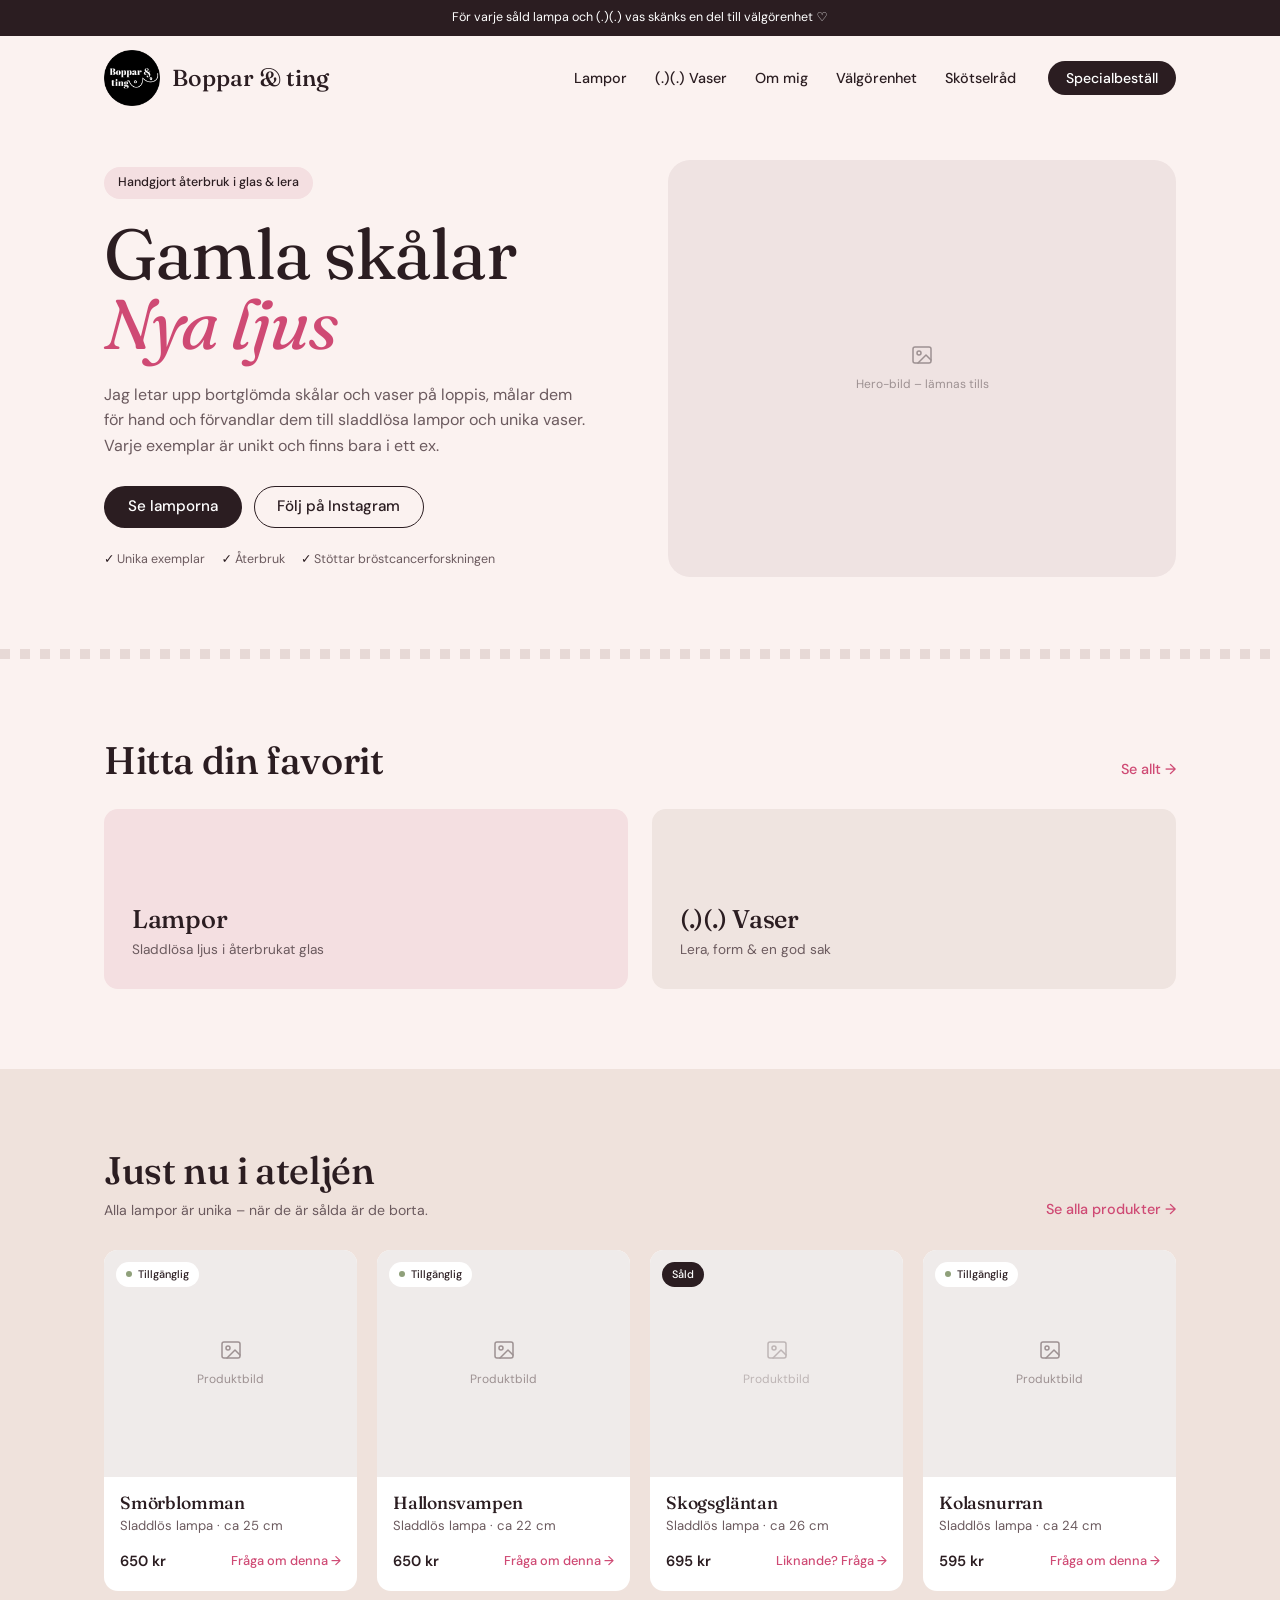
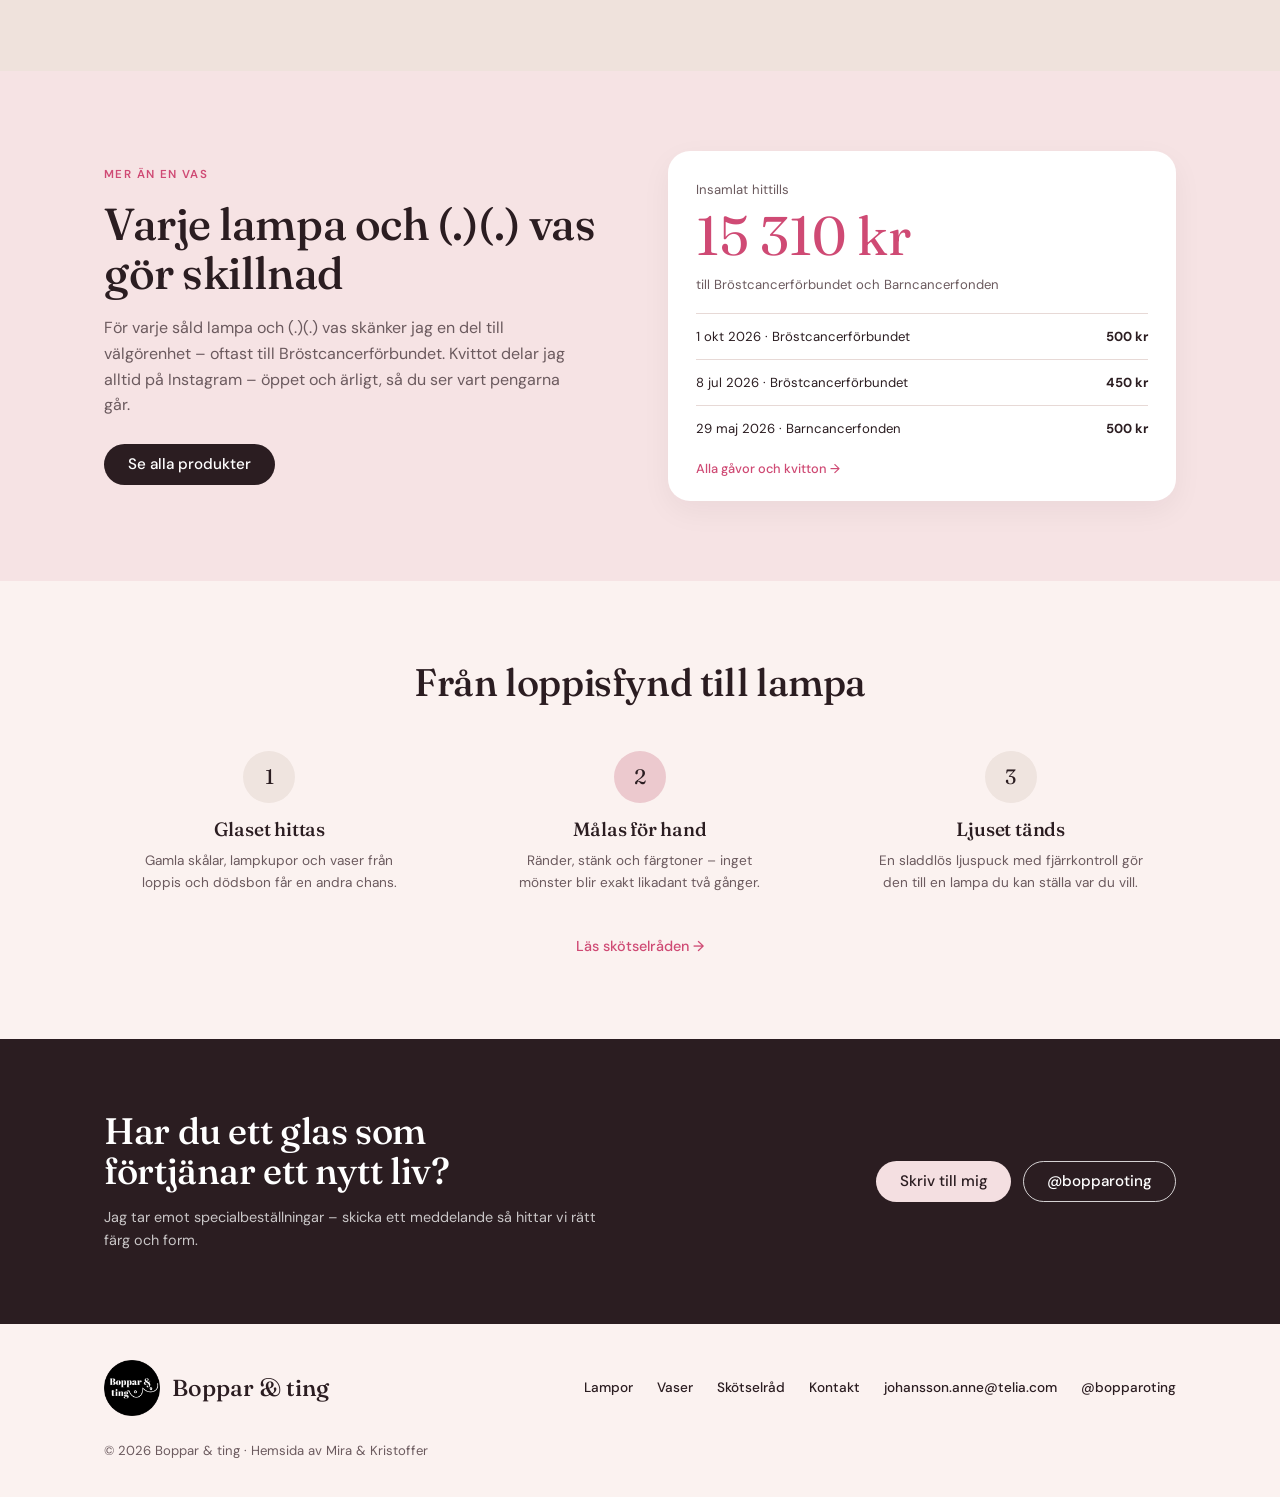
<file: index.html>
<!DOCTYPE html>
<html lang="sv">
<head>
  <meta charset="UTF-8" />
  <meta name="viewport" content="width=device-width, initial-scale=1" />
  <title>Boppar &amp; ting – Handgjort återbruk i glas &amp; lera</title>
  <meta name="description" content="Sladdlösa lampor och unika vaser av återbrukade glasskålar från loppis. För varje såld lampa och (.)(.) vas skänks en del till välgörenhet – oftast Bröstcancerförbundet." />
  <link rel="preconnect" href="https://fonts.googleapis.com" />
  <link rel="preconnect" href="https://fonts.gstatic.com" crossorigin />
  <link href="https://fonts.googleapis.com/css2?family=DM+Sans:opsz,wght@9..40,400;9..40,500;9..40,600&family=Fraunces:ital,opsz,wght@0,9..144,400;0,9..144,500;1,9..144,400;1,9..144,500&display=swap" rel="stylesheet" />
  <link rel="stylesheet" href="styles.css" />
  <link rel="icon" href="favicon.ico" sizes="any" />
  <link rel="apple-touch-icon" href="apple-touch-icon.png" />
</head>
<body>

  <!-- Topbanner -->
  <div class="topbar">
    För varje såld lampa och (.)(.) vas skänks en del till välgörenhet ♡
  </div>

  <!-- Header -->
  <header class="site-header">
    <div class="container header-inner">
      <a href="#top" class="brand" aria-label="Boppar &amp; ting – till startsidan">
        <img class="brand-logo" src="img/logo-96.png" srcset="img/logo-96.png 96w, img/logo-192.png 192w" sizes="(max-width: 640px) 48px, 56px" width="56" height="56" alt="Boppar &amp; ting" />
        <span class="brand-name">Boppar &amp; ting</span>
      </a>

      <button class="nav-toggle" aria-expanded="false" aria-controls="main-nav" aria-label="Öppna meny">
        <span></span><span></span><span></span>
      </button>

      <nav id="main-nav" class="main-nav" aria-label="Huvudmeny">
        <ul>
          <li><a href="lampor.html">Lampor</a></li>
          <li><a href="vaser.html">(.)(.) Vaser</a></li>
          <li><a href="om-mig.html">Om mig</a></li>
          <li><a href="valgorenhet.html">Välgörenhet</a></li>
          <li><a href="skotselrad.html">Skötselråd</a></li>
        </ul>
        <a href="specialbestallning.html" class="btn btn-dark btn-sm">Specialbeställ</a>
      </nav>
    </div>
  </header>

  <main id="top">

    <!-- Hero -->
    <section class="hero">
      <div class="container hero-inner">
        <div class="hero-text">
          <span class="tag">Handgjort återbruk i glas &amp; lera</span>
          <h1 class="hero-title">
            Gamla skålar<br />
            <em>Nya ljus</em>
          </h1>
          <p class="lead">
            Jag letar upp bortglömda skålar och vaser på loppis, målar dem för hand
            och förvandlar dem till sladdlösa lampor och unika vaser. Varje exemplar är
            unikt och finns bara i ett ex.
          </p>
          <div class="btn-row">
            <a href="lampor.html" class="btn btn-dark">Se lamporna</a>
            <a href="https://www.instagram.com/bopparoting/" class="btn btn-outline" target="_blank" rel="noopener">Följ på Instagram</a>
          </div>
          <ul class="checks">
            <li>Unika exemplar</li>
            <li>Återbruk</li>
            <li>Stöttar bröstcancerforskningen</li>
          </ul>
        </div>

        <div class="hero-media placeholder">
          <!-- Byt till: <img src="img/hero.jpg" alt="..." /> -->
          <svg class="ph-icon" viewBox="0 0 24 24" aria-hidden="true"><rect x="3" y="4" width="18" height="16" rx="2"/><circle cx="9" cy="10" r="2"/><path d="m21 17-5-5-8 8"/></svg>
          <span>Hero-bild – lämnas tills</span>
        </div>
      </div>
    </section>

    <div class="divider" aria-hidden="true"></div>

    <!-- Kategorier -->
    <section class="section categories">
      <div class="container">
        <div class="section-head">
          <h2>Hitta din favorit</h2>
          <a href="produkter.html" class="link-arrow">Se allt</a>
        </div>
        <div class="category-grid">
          <a href="lampor.html" class="category-card category-card--pink">
            <h3>Lampor</h3>
            <p>Sladdlösa ljus i återbrukat glas</p>
          </a>
          <a href="vaser.html" class="category-card category-card--sand">
            <h3>(.)(.) Vaser</h3>
            <p>Lera, form &amp; en god sak</p>
          </a>
        </div>
      </div>
    </section>

    <!-- Produkter -->
    <section class="section section--sand" id="produkter">
      <div class="container">
        <div class="section-head">
          <div>
            <h2>Just nu i ateljén</h2>
            <p class="muted">Alla lampor är unika – när de är sålda är de borta.</p>
          </div>
          <a href="produkter.html" class="link-arrow">Se alla produkter</a>
        </div>

        <div class="product-grid">
          <article class="product">
            <div class="product-media placeholder">
              <span class="badge"><i class="dot"></i>Tillgänglig</span>
              <svg class="ph-icon" viewBox="0 0 24 24" aria-hidden="true"><rect x="3" y="4" width="18" height="16" rx="2"/><circle cx="9" cy="10" r="2"/><path d="m21 17-5-5-8 8"/></svg>
              <span>Produktbild</span>
            </div>
            <div class="product-body">
              <h3><a class="card-link" href="produkt.html?id=smorblomman">Smörblomman</a></h3>
              <p class="muted small">Sladdlös lampa · ca 25 cm</p>
              <div class="product-foot">
                <span class="price">650 kr</span>
                <a class="link-arrow small" href="produkt.html?id=smorblomman">Fråga om denna</a>
              </div>
            </div>
          </article>

          <article class="product">
            <div class="product-media placeholder">
              <span class="badge"><i class="dot"></i>Tillgänglig</span>
              <svg class="ph-icon" viewBox="0 0 24 24" aria-hidden="true"><rect x="3" y="4" width="18" height="16" rx="2"/><circle cx="9" cy="10" r="2"/><path d="m21 17-5-5-8 8"/></svg>
              <span>Produktbild</span>
            </div>
            <div class="product-body">
              <h3><a class="card-link" href="produkt.html?id=hallonsvampen">Hallonsvampen</a></h3>
              <p class="muted small">Sladdlös lampa · ca 22 cm</p>
              <div class="product-foot">
                <span class="price">650 kr</span>
                <a class="link-arrow small" href="produkt.html?id=hallonsvampen">Fråga om denna</a>
              </div>
            </div>
          </article>

          <article class="product is-sold">
            <div class="product-media placeholder">
              <span class="badge badge--sold">Såld</span>
              <svg class="ph-icon" viewBox="0 0 24 24" aria-hidden="true"><rect x="3" y="4" width="18" height="16" rx="2"/><circle cx="9" cy="10" r="2"/><path d="m21 17-5-5-8 8"/></svg>
              <span>Produktbild</span>
            </div>
            <div class="product-body">
              <h3><a class="card-link" href="produkt.html?id=skogsglantan">Skogsgläntan</a></h3>
              <p class="muted small">Sladdlös lampa · ca 26 cm</p>
              <div class="product-foot">
                <span class="price">695 kr</span>
                <a class="link-arrow small" href="specialbestallning.html">Liknande? Fråga</a>
              </div>
            </div>
          </article>

          <article class="product">
            <div class="product-media placeholder">
              <span class="badge"><i class="dot"></i>Tillgänglig</span>
              <svg class="ph-icon" viewBox="0 0 24 24" aria-hidden="true"><rect x="3" y="4" width="18" height="16" rx="2"/><circle cx="9" cy="10" r="2"/><path d="m21 17-5-5-8 8"/></svg>
              <span>Produktbild</span>
            </div>
            <div class="product-body">
              <h3><a class="card-link" href="produkt.html?id=kolasnurran">Kolasnurran</a></h3>
              <p class="muted small">Sladdlös lampa · ca 24 cm</p>
              <div class="product-foot">
                <span class="price">595 kr</span>
                <a class="link-arrow small" href="produkt.html?id=kolasnurran">Fråga om denna</a>
              </div>
            </div>
          </article>
        </div>
      </div>
    </section>

    <!-- Välgörenhet -->
    <section class="section section--pink">
      <div class="container charity">
        <div class="charity-text">
          <span class="eyebrow">Mer än en vas</span>
          <h2 class="h2-lg">Varje lampa och (.)(.) vas gör skillnad</h2>
          <p>
            För varje såld lampa och (.)(.) vas skänker jag en del till välgörenhet – oftast till Bröstcancerförbundet.
            Kvittot delar jag alltid på Instagram – öppet och ärligt, så du ser vart
            pengarna går.
          </p>
          <a href="produkter.html" class="btn btn-dark">Se alla produkter</a>
        </div>

        <div class="donation-card">
          <p class="small muted">Insamlat hittills</p>
          <p class="donation-total" data-donation-total>15 310 kr</p>
          <p class="small muted">till Bröstcancerförbundet och Barncancerfonden</p>
          <ul class="donation-list" data-donation-latest="3"></ul>
          <a href="valgorenhet.html" class="link-arrow small" style="display:inline-block;margin-top:8px">Alla gåvor och kvitton</a>
        </div>
      </div>
    </section>

    <!-- Process -->
    <section class="section process">
      <div class="container">
        <h2 class="center">Från loppisfynd till lampa</h2>
        <ol class="steps">
          <li class="step">
            <span class="step-num">1</span>
            <h3>Glaset hittas</h3>
            <p>Gamla skålar, lampkupor och vaser från loppis och dödsbon får en andra chans.</p>
          </li>
          <li class="step">
            <span class="step-num step-num--pink">2</span>
            <h3>Målas för hand</h3>
            <p>Ränder, stänk och färgtoner – inget mönster blir exakt likadant två gånger.</p>
          </li>
          <li class="step">
            <span class="step-num">3</span>
            <h3>Ljuset tänds</h3>
            <p>En sladdlös ljuspuck med fjärrkontroll gör den till en lampa du kan ställa var du vill.</p>
          </li>
        </ol>
        <p class="center"><a href="skotselrad.html" class="link-arrow">Läs skötselråden</a></p>
      </div>
    </section>

    <!-- CTA -->
    <section class="cta" id="kontakt">
      <div class="container cta-inner">
        <div>
          <h2>Har du ett glas som förtjänar ett nytt liv?</h2>
          <p>Jag tar emot specialbeställningar – skicka ett meddelande så hittar vi rätt färg och form.</p>
        </div>
        <div class="btn-row">
          <a href="specialbestallning.html" class="btn btn-light">Skriv till mig</a>
          <a href="https://www.instagram.com/bopparoting/" class="btn btn-outline-light" target="_blank" rel="noopener">@bopparoting</a>
        </div>
      </div>
    </section>
  </main>

  <!-- Footer -->
  <footer class="site-footer">
    <div class="container footer-inner">
      <a href="#top" class="brand">
        <img class="brand-logo" src="img/logo-96.png" srcset="img/logo-96.png 96w, img/logo-192.png 192w" sizes="(max-width: 640px) 48px, 56px" width="56" height="56" alt="Boppar &amp; ting" />
        <span class="brand-name">Boppar &amp; ting</span>
      </a>
      <nav aria-label="Sidfot">
        <ul class="footer-links">
          <li><a href="lampor.html">Lampor</a></li>
          <li><a href="vaser.html">Vaser</a></li>
          <li><a href="skotselrad.html">Skötselråd</a></li>
          <li><a href="#kontakt">Kontakt</a></li>
          <li><a href="mailto:johansson.anne@telia.com">johansson.anne@telia.com</a></li>
          <li><a href="https://www.instagram.com/bopparoting/" target="_blank" rel="noopener">@bopparoting</a></li>
        </ul>
      </nav>
      <p class="small muted">© <span id="year">2026</span> Boppar &amp; ting · Hemsida av Mira &amp; Kristoffer</p>
    </div>
  </footer>

  <script src="config.js"></script>
  <script src="donations.js"></script>
  <script src="main.js"></script>
</body>
</html>
</file>
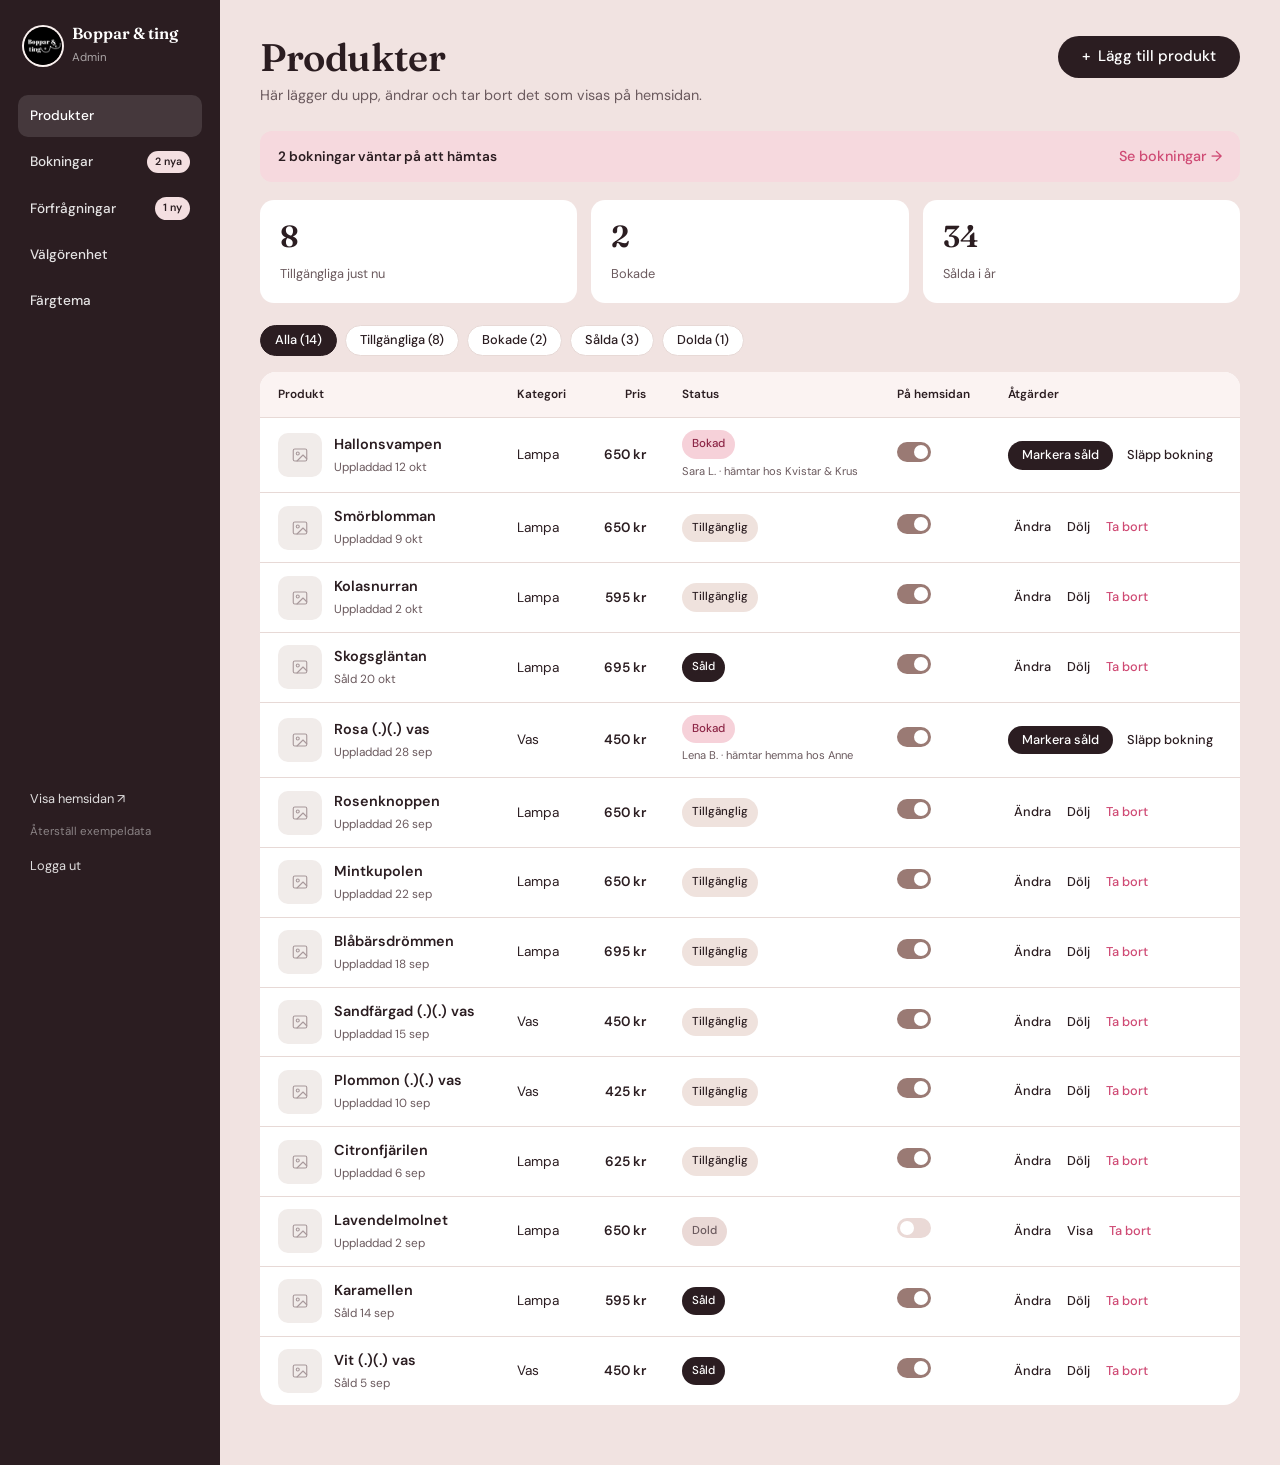
<file: admin/index.html>
<!DOCTYPE html>
<html lang="sv">
<head>
  <meta charset="UTF-8" />
  <meta name="viewport" content="width=device-width, initial-scale=1" />
  <meta name="robots" content="noindex, nofollow" />
  <title>Admin – Boppar &amp; ting</title>
  <link rel="preconnect" href="https://fonts.googleapis.com" />
  <link rel="preconnect" href="https://fonts.gstatic.com" crossorigin />
  <link href="https://fonts.googleapis.com/css2?family=DM+Sans:opsz,wght@9..40,400;9..40,500;9..40,600&family=Fraunces:ital,opsz,wght@0,9..144,400;0,9..144,500;0,9..144,600;1,9..144,400&display=swap" rel="stylesheet" />
  <link rel="icon" href="../favicon.ico" sizes="any" />
  <link rel="apple-touch-icon" href="../apple-touch-icon.png" />
  <link rel="stylesheet" href="../styles.css" />
  <link rel="stylesheet" href="admin.css" />
</head>
<body class="admin-body">
  <div class="admin-shell">

    <aside class="admin-side">
      <div class="admin-brand">
        <img class="admin-logo" src="../img/logo-96.png" srcset="../img/logo-96.png 96w, ../img/logo-192.png 192w" sizes="38px" width="38" height="38" alt="" />
        <span><strong>Boppar &amp; ting</strong><small>Admin</small></span>
        <button class="admin-menu-btn" aria-label="Meny"><span></span><span></span></button>
      </div>

      <nav class="admin-nav" aria-label="Admin">
        <a href="#produkter">Produkter</a>
        <a href="#bokningar">Bokningar <span class="a-badge" data-badge="bokningar"></span></a>
        <a href="#forfragningar">Förfrågningar <span class="a-badge" data-badge="forfragningar"></span></a>
        <a href="#valgorenhet">Välgörenhet</a>
        <a href="#fargtema">Färgtema</a>
      </nav>

      <div class="admin-side-foot">
        <a href="../index.html" target="_blank" rel="noopener">Visa hemsidan ↗</a>
        <a href="#" data-reset title="Återställer exempeldatan">Återställ exempeldata</a>
        <a href="#">Logga ut</a>
      </div>
    </aside>

    <main class="admin-main" id="view"></main>
  </div>

  <!-- Bekräfta -->
  <dialog class="a-modal a-modal--sm" id="confirm-modal">
    <div class="a-modal-body a-modal-body--text">
      <h2 data-confirm-title></h2>
      <p data-confirm-text></p>
    </div>
    <footer class="a-modal-foot">
      <button type="button" class="btn btn-outline" data-close>Avbryt</button>
      <button type="button" class="btn btn-danger" data-confirm-ok>Ta bort</button>
    </footer>
  </dialog>

  <!-- Gåva (Välgörenhet) -->
  <dialog class="a-modal a-modal--sm" id="gift-modal">
    <form id="gift-form" novalidate>
      <header class="a-modal-head">
        <h2 data-gift-title>Lägg till gåva</h2>
        <button type="button" class="a-close" data-close aria-label="Stäng">×</button>
      </header>
      <div class="a-modal-body a-modal-body--stack">
        <div class="field-row">
          <label class="field"><span>Datum</span><input type="date" name="date" required /></label>
          <label class="field"><span>Belopp (kr)</span><input type="number" name="amount" min="1" step="1" required /></label>
        </div>
        <label class="field"><span>Organisation</span><select name="org" class="a-select"></select></label>
        <label class="check"><input type="checkbox" name="receipt" /><span>Kvittot är delat på Instagram</span></label>
      </div>
      <footer class="a-modal-foot">
        <button type="button" class="a-link a-link--danger a-mr-auto" data-gift-delete hidden>Ta bort gåvan</button>
        <button type="button" class="btn btn-outline" data-close>Avbryt</button>
        <button type="submit" class="btn btn-dark">Spara</button>
      </footer>
    </form>
  </dialog>

  <div class="a-toast" data-toast role="status" aria-live="polite"></div>

  <script src="admin-data.js"></script>
  <script src="admin.js"></script>
  <script src="views/products.js"></script>
  <script src="views/product-edit.js"></script>
  <script src="views/bookings.js"></script>
  <script src="views/requests.js"></script>
  <script src="views/charity.js"></script>
  <script src="views/theme.js"></script>
  <script>Admin.init();</script>
</body>
</html>
</file>
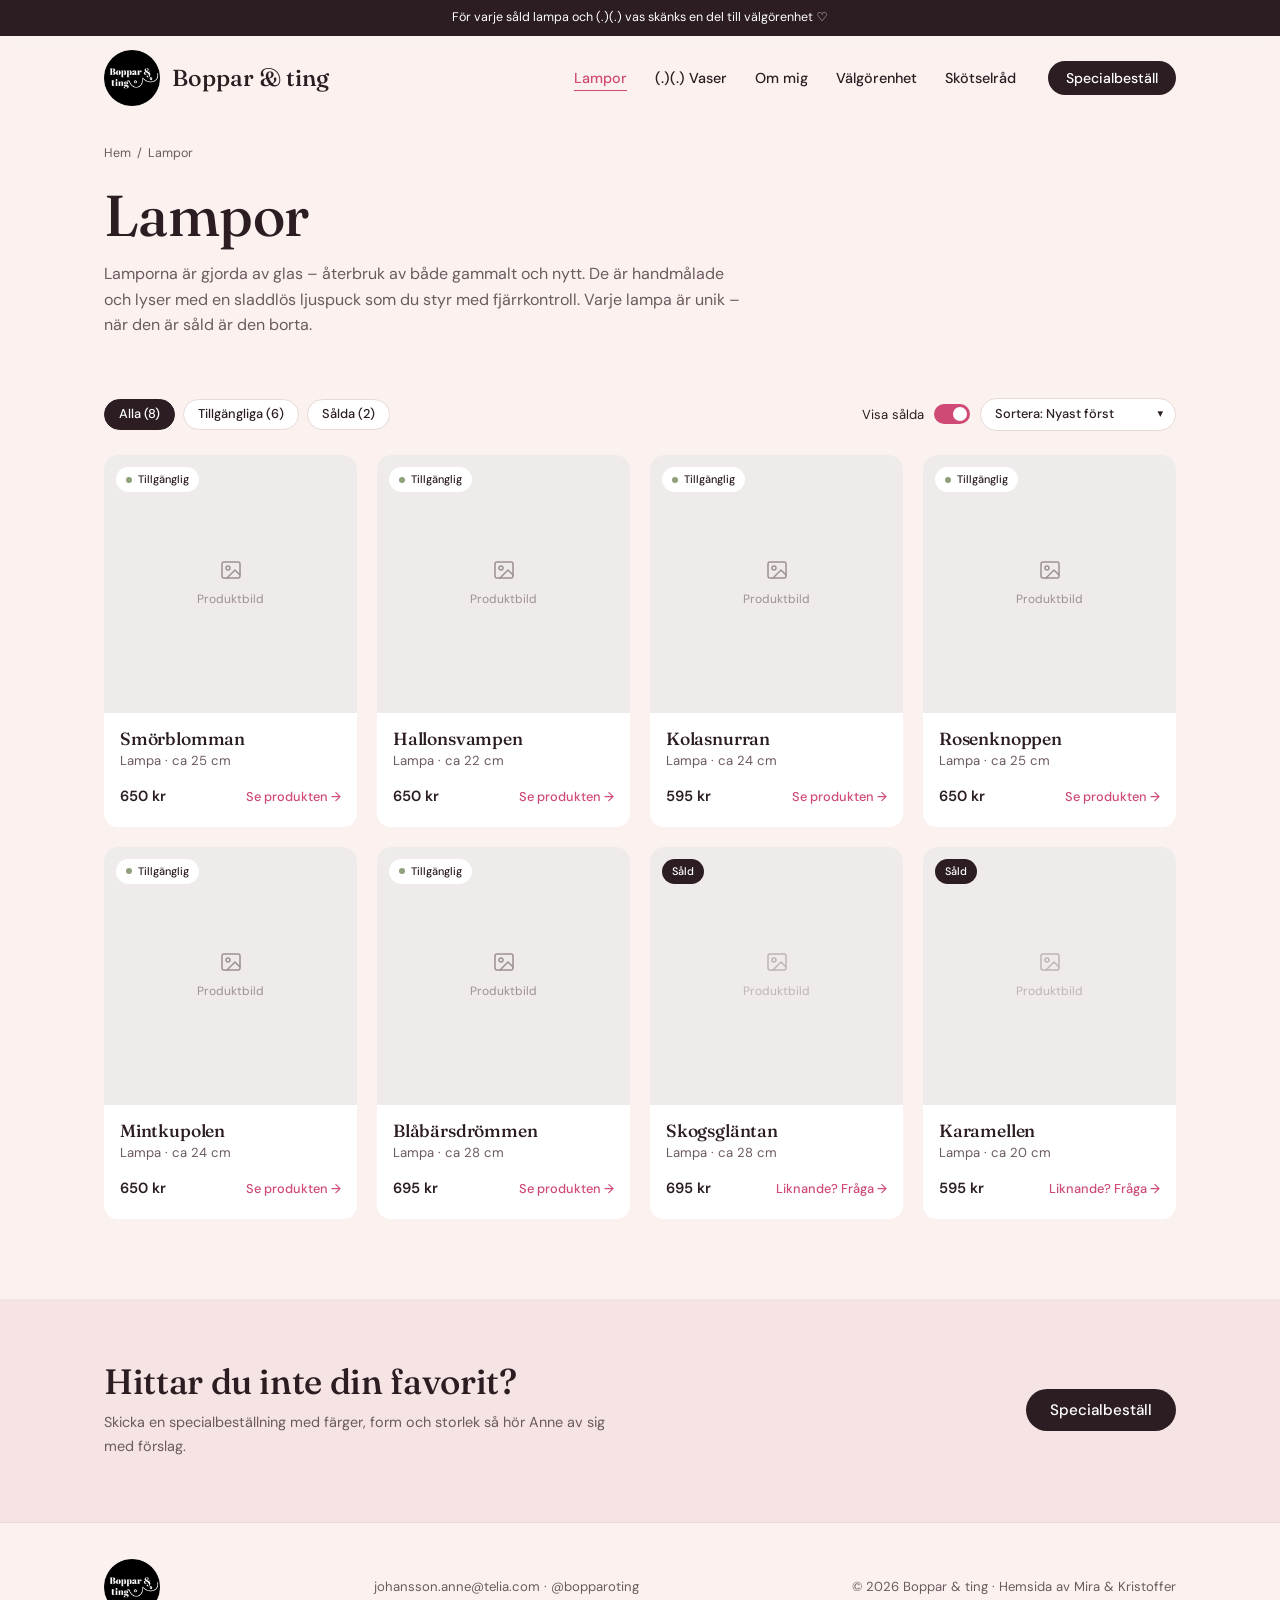
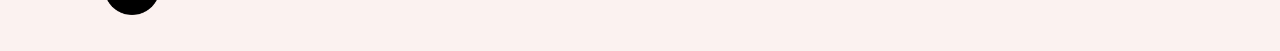
<file: lampor.html>
<!DOCTYPE html>
<html lang="sv">
<head>
  <meta charset="UTF-8" />
  <meta name="viewport" content="width=device-width, initial-scale=1" />
  <title>Lampor – Boppar &amp; ting</title>
  <meta name="description" content="Handmålade lampor av återbrukat glas – sladdlösa, med ljuspuck och fjärrkontroll. Varje lampa är unik." />
  <link rel="preconnect" href="https://fonts.googleapis.com" />
  <link rel="preconnect" href="https://fonts.gstatic.com" crossorigin />
  <link href="https://fonts.googleapis.com/css2?family=DM+Sans:opsz,wght@9..40,400;9..40,500;9..40,600&family=Fraunces:ital,opsz,wght@0,9..144,400;0,9..144,500;1,9..144,400;1,9..144,500&display=swap" rel="stylesheet" />
  <link rel="stylesheet" href="styles.css" />
  <link rel="icon" href="favicon.ico" sizes="any" />
  <link rel="apple-touch-icon" href="apple-touch-icon.png" />
</head>
<body>

  <div class="topbar">För varje såld lampa och (.)(.) vas skänks en del till välgörenhet ♡</div>

  <header class="site-header">
    <div class="container header-inner">
      <a href="index.html" class="brand" aria-label="Boppar &amp; ting – till startsidan">
        <img class="brand-logo" src="img/logo-96.png" srcset="img/logo-96.png 96w, img/logo-192.png 192w" sizes="(max-width: 640px) 48px, 56px" width="56" height="56" alt="Boppar &amp; ting" />
        <span class="brand-name">Boppar &amp; ting</span>
      </a>
      <button class="nav-toggle" aria-expanded="false" aria-controls="main-nav" aria-label="Öppna meny">
        <span></span><span></span><span></span>
      </button>
      <nav id="main-nav" class="main-nav" aria-label="Huvudmeny">
        <ul>
          <li><a href="lampor.html" class="is-active" aria-current="page">Lampor</a></li>
          <li><a href="vaser.html">(.)(.) Vaser</a></li>
          <li><a href="om-mig.html">Om mig</a></li>
          <li><a href="valgorenhet.html">Välgörenhet</a></li>
          <li><a href="skotselrad.html">Skötselråd</a></li>
        </ul>
        <a href="specialbestallning.html" class="btn btn-dark btn-sm">Specialbeställ</a>
      </nav>
    </div>
  </header>

  <main>

    <section class="page-head">
      <div class="container">
        <p class="breadcrumb"><a href="index.html">Hem</a><span>/</span>Lampor</p>
        <h1 class="page-title">Lampor</h1>
        <p class="lead">Lamporna är gjorda av glas – återbruk av både gammalt och nytt. De är handmålade och lyser med en sladdlös ljuspuck som du styr med fjärrkontroll. Varje lampa är unik – när den är såld är den borta.</p>
        
      </div>
    </section>

    <section class="shop" id="shop" data-category="lampa" data-page-size="12">
      <div class="container">
        <div class="toolbar">
          <div class="toolbar-left">
            <div class="chips" data-chips role="group" aria-label="Filtrera"></div>
          </div>
          <div class="toolbar-right">
            <label class="switch">
              Visa sålda
              <input type="checkbox" data-show-sold checked />
              <span class="switch-track" aria-hidden="true"></span>
            </label>
            <label class="select">
              <span class="sr-only">Sortera</span>
              <select data-sort aria-label="Sortera">
                <option value="nyast">Sortera: Nyast först</option>
                <option value="pris-lag">Sortera: Pris, lägst först</option>
                <option value="pris-hog">Sortera: Pris, högst först</option>
                <option value="namn">Sortera: Namn A–Ö</option>
              </select>
            </label>
          </div>
        </div>
        <div class="product-grid" data-grid aria-live="polite"></div>
      </div>
    </section>

    <section class="cta-band cta-band--pink">
      <div class="container cta-band-inner">
        <div>
          <h2>Hittar du inte din favorit?</h2>
          <p>Skicka en specialbeställning med färger, form och storlek så hör Anne av sig med förslag.</p>
        </div>
        <a href="specialbestallning.html" class="btn btn-dark">Specialbeställ</a>
      </div>
    </section>
  </main>

  <footer class="site-footer site-footer--simple">
    <div class="container footer-inner">
      <a href="index.html" class="wordmark"><img class="brand-logo" src="img/logo-96.png" srcset="img/logo-96.png 96w, img/logo-192.png 192w" sizes="(max-width: 640px) 48px, 56px" width="56" height="56" alt="Boppar &amp; ting" /></a>
      <p class="footer-contact small muted"><a href="mailto:johansson.anne@telia.com">johansson.anne@telia.com</a> · <a href="https://www.instagram.com/bopparoting/" target="_blank" rel="noopener">@bopparoting</a></p>
      <p class="small muted">© <span id="year">2026</span> Boppar &amp; ting · Hemsida av Mira &amp; Kristoffer</p>
    </div>
  </footer>

  <script src="config.js"></script>
  <script src="products.js"></script>
  <script src="shop.js"></script>
  <script src="main.js"></script>
</body>
</html>
</file>
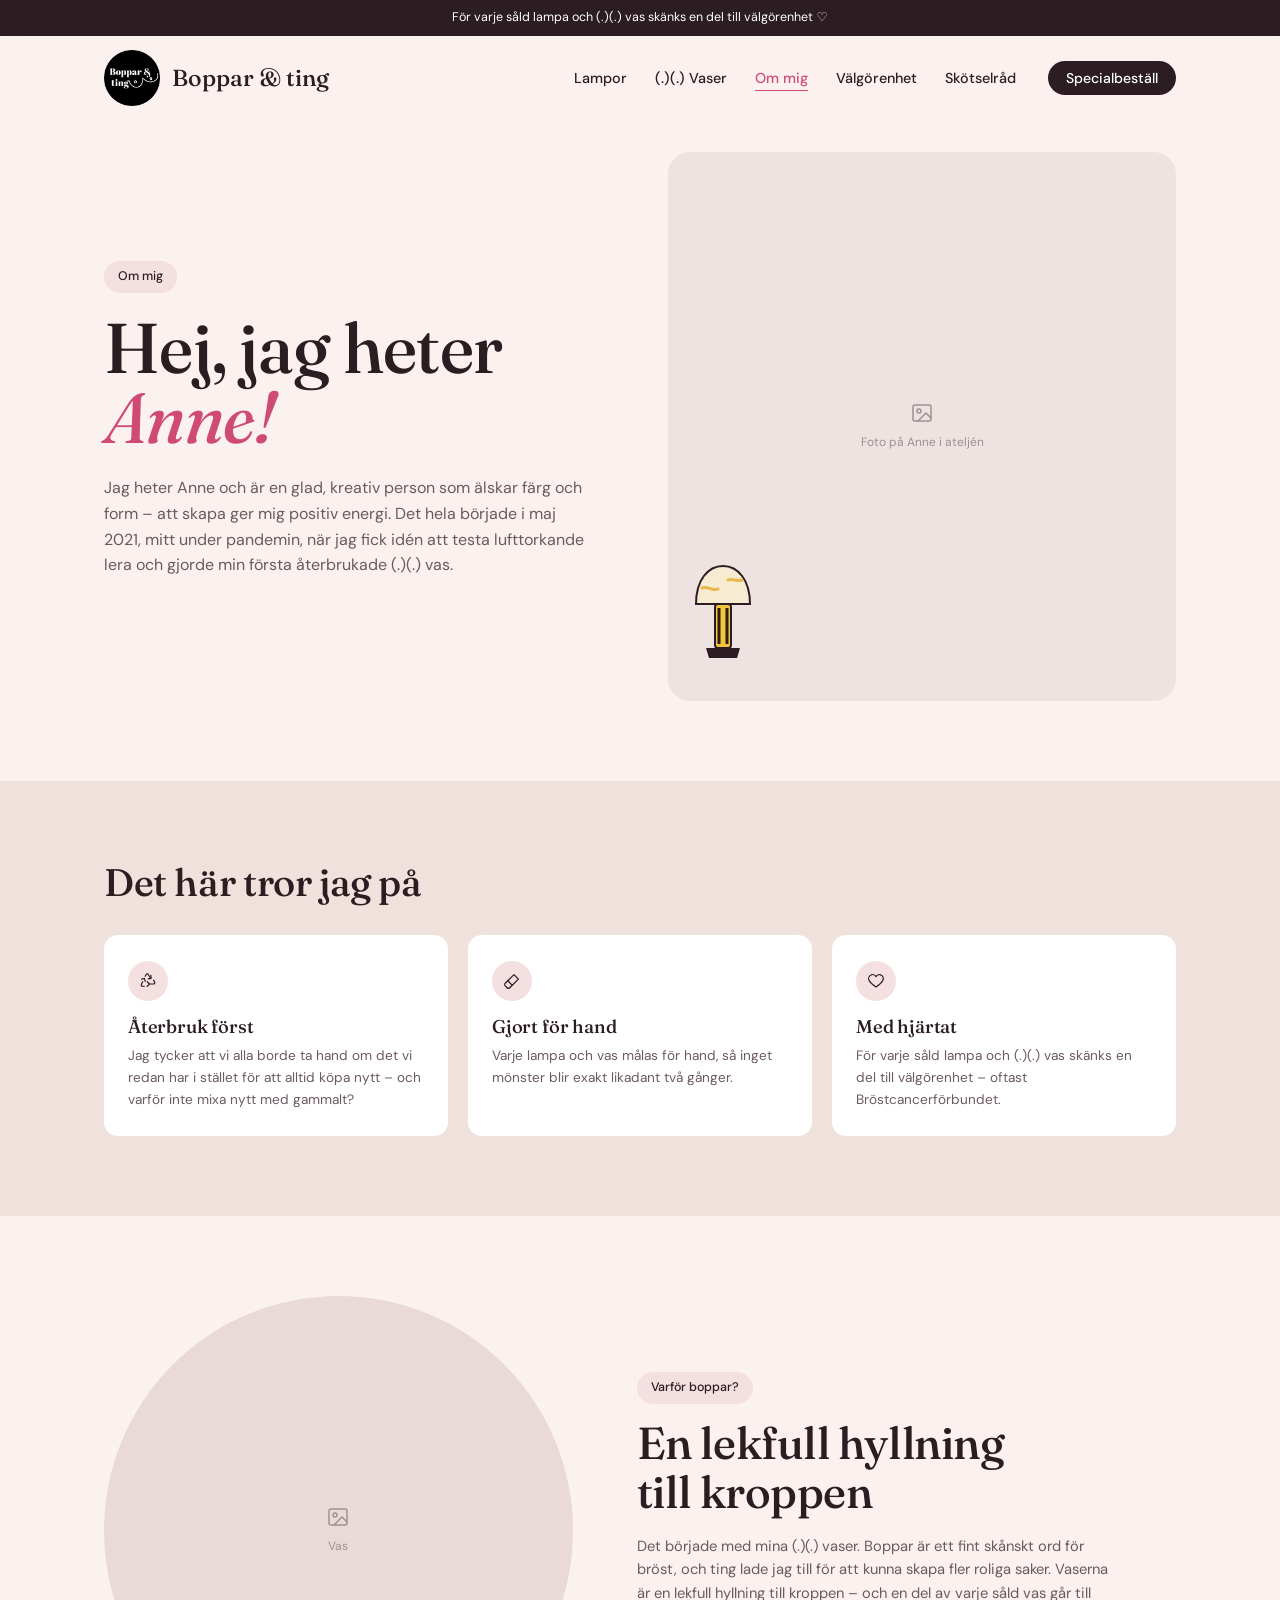
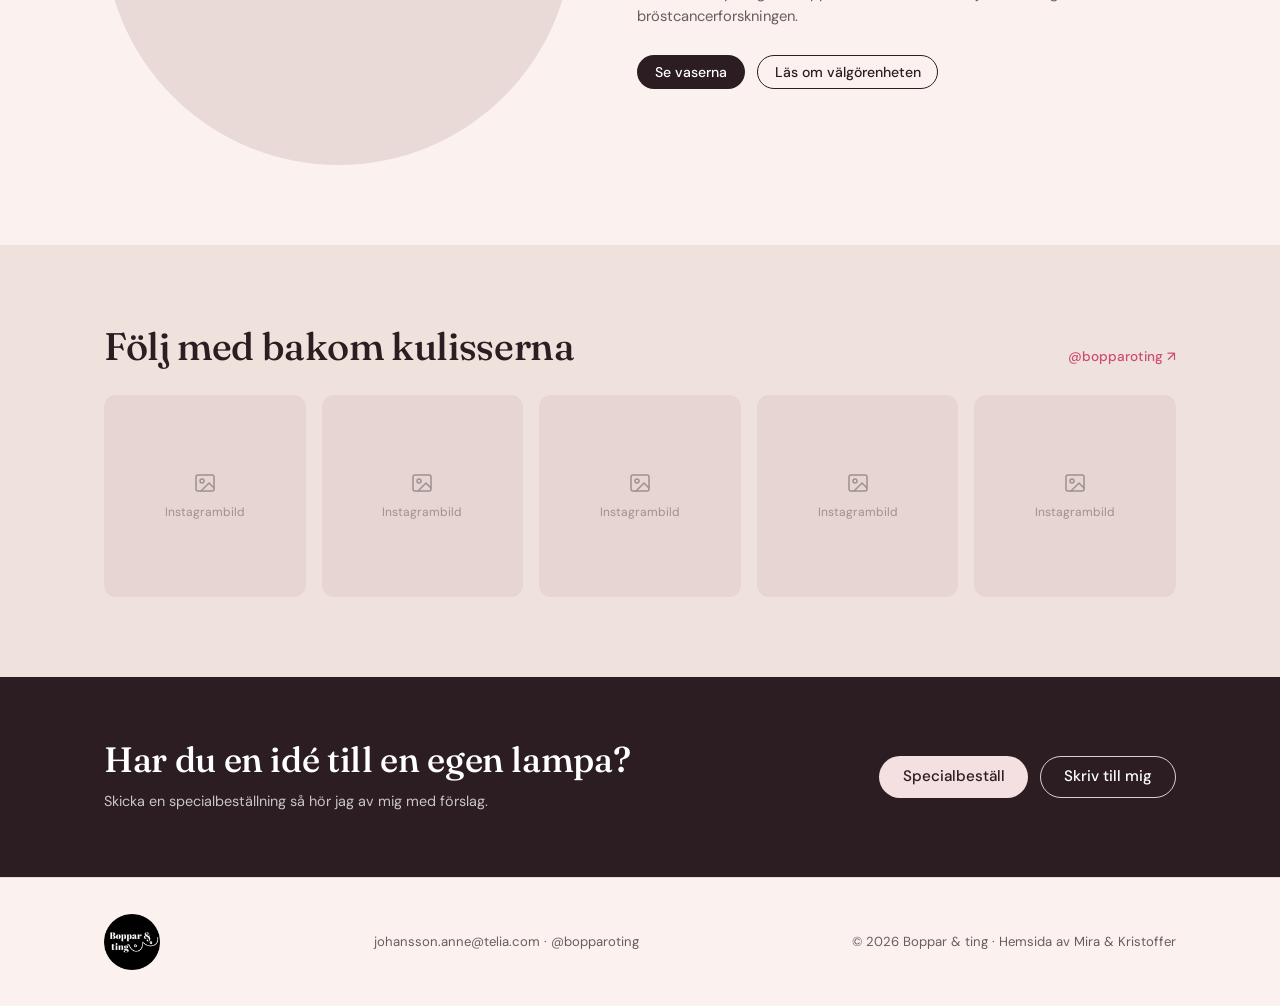
<file: om-mig.html>
<!DOCTYPE html>
<html lang="sv">
<head>
  <meta charset="UTF-8" />
  <meta name="viewport" content="width=device-width, initial-scale=1" />
  <title>Om mig – Boppar &amp; ting</title>
  <meta name="description" content="Jag heter Anne och gör lampor och vaser av återbrukat glas och lera." />
  <link rel="preconnect" href="https://fonts.googleapis.com" />
  <link rel="preconnect" href="https://fonts.gstatic.com" crossorigin />
  <link href="https://fonts.googleapis.com/css2?family=DM+Sans:opsz,wght@9..40,400;9..40,500;9..40,600&family=Fraunces:ital,opsz,wght@0,9..144,400;0,9..144,500;1,9..144,400;1,9..144,500&display=swap" rel="stylesheet" />
  <link rel="stylesheet" href="styles.css" />
  <link rel="icon" href="favicon.ico" sizes="any" />
  <link rel="apple-touch-icon" href="apple-touch-icon.png" />
</head>
<body>

  <div class="topbar">För varje såld lampa och (.)(.) vas skänks en del till välgörenhet ♡</div>

  <header class="site-header">
    <div class="container header-inner">
      <a href="index.html" class="brand" aria-label="Boppar &amp; ting – till startsidan">
        <img class="brand-logo" src="img/logo-96.png" srcset="img/logo-96.png 96w, img/logo-192.png 192w" sizes="(max-width: 640px) 48px, 56px" width="56" height="56" alt="Boppar &amp; ting" />
        <span class="brand-name">Boppar &amp; ting</span>
      </a>
      <button class="nav-toggle" aria-expanded="false" aria-controls="main-nav" aria-label="Öppna meny">
        <span></span><span></span><span></span>
      </button>
      <nav id="main-nav" class="main-nav" aria-label="Huvudmeny">
        <ul>
          <li><a href="lampor.html">Lampor</a></li>
          <li><a href="vaser.html">(.)(.) Vaser</a></li>
          <li><a href="om-mig.html" class="is-active" aria-current="page">Om mig</a></li>
          <li><a href="valgorenhet.html">Välgörenhet</a></li>
          <li><a href="skotselrad.html">Skötselråd</a></li>
        </ul>
        <a href="specialbestallning.html" class="btn btn-dark btn-sm">Specialbeställ</a>
      </nav>
    </div>
  </header>

  <main>

    <section class="about-hero">
      <div class="container hero-inner">
        <div>
          <span class="tag">Om mig</span>
          <h1 class="hero-title">Hej, jag heter<br /><em>Anne!</em></h1>
          <p class="lead">Jag heter Anne och är en glad, kreativ person som älskar färg och form – att skapa ger mig positiv energi. Det hela började i maj 2021, mitt under pandemin, när jag fick idén att testa lufttorkande lera och gjorde min första återbrukade (.)(.) vas.</p>
        </div>
        <div class="about-media placeholder">
          <svg class="ph-icon" viewBox="0 0 24 24" aria-hidden="true"><rect x="3" y="4" width="18" height="16" rx="2"/><circle cx="9" cy="10" r="2"/><path d="m21 17-5-5-8 8"/></svg>
          <span>Foto på Anne i ateljén</span>
          <svg class="lamp-illo" viewBox="0 0 70 110" aria-hidden="true">
            <path d="M8 46C8 22 20 8 35 8s27 14 27 38z" fill="#f7ecd2" stroke="#2b1d21" stroke-width="2"/>
            <path d="M14 30c6-2 10 3 16 1M40 22c5-2 9 2 14 0" stroke="#e8b84a" stroke-width="3" fill="none" stroke-linecap="round"/>
            <rect x="27" y="46" width="16" height="44" rx="3" fill="#f2c53d" stroke="#2b1d21" stroke-width="2"/>
            <path d="M31 50v36M39 50v36" stroke="#2b1d21" stroke-width="3"/>
            <path d="M18 90h34l-3 10H21z" fill="#2b1d21"/>
          </svg>
        </div>
      </div>
    </section>

    <section class="section section--sand">
      <div class="container">
        <h2 class="section-title">Det här tror jag på</h2>
        <div class="card-grid">
          <div class="card">
            <span class="icon-circle"><svg viewBox="0 0 24 24" aria-hidden="true"><path d="M7 19H4.8a1.8 1.8 0 0 1-1.6-2.7L5 13"/><path d="m11 19 3-3-3-3"/><path d="M14 16h5.2a1.8 1.8 0 0 0 1.6-2.7l-1.4-2.4"/><path d="m8.2 5.6 1.2-2a1.8 1.8 0 0 1 3.2 0l2.6 4.4"/><path d="m15.9 4.5.3 3.9-3.8.8"/><path d="m3.4 9.7 3.8-1.1 1.1 3.8"/></svg></span>
            <h3>Återbruk först</h3>
            <p>Jag tycker att vi alla borde ta hand om det vi redan har i stället för att alltid köpa nytt – och varför inte mixa nytt med gammalt?</p>
          </div>
          <div class="card">
            <span class="icon-circle"><svg viewBox="0 0 24 24" aria-hidden="true"><path d="m14.6 3.4 6 6-8.3 8.3-6-6z"/><path d="M6.3 11.7 3 15c-1 1-1 2.6 0 3.6l2.4 2.4c1 1 2.6 1 3.6 0l3.3-3.3"/></svg></span>
            <h3>Gjort för hand</h3>
            <p>Varje lampa och vas målas för hand, så inget mönster blir exakt likadant två gånger.</p>
          </div>
          <div class="card">
            <span class="icon-circle"><svg viewBox="0 0 24 24" aria-hidden="true"><path d="M12 20s-7-4.4-9.1-8.6A5 5 0 0 1 12 6.1a5 5 0 0 1 9.1 5.3C19 15.6 12 20 12 20z"/></svg></span>
            <h3>Med hjärtat</h3>
            <p>För varje såld lampa och (.)(.) vas skänks en del till välgörenhet – oftast Bröstcancerförbundet.</p>
          </div>
        </div>
      </div>
    </section>

    <section class="section">
      <div class="container split">
        <div class="circle-media placeholder"><svg class="ph-icon" viewBox="0 0 24 24" aria-hidden="true"><rect x="3" y="4" width="18" height="16" rx="2"/><circle cx="9" cy="10" r="2"/><path d="m21 17-5-5-8 8"/></svg><span>Vas</span></div>
        <div>
          <span class="tag">Varför boppar?</span>
          <h2 class="h2-lg">En lekfull hyllning<br />till kroppen</h2>
          <p>Det började med mina (.)(.) vaser. Boppar är ett fint skånskt ord för bröst, och ting lade jag till för att kunna skapa fler roliga saker. Vaserna är en lekfull hyllning till kroppen – och en del av varje såld vas går till bröstcancerforskningen.</p>
          <div class="btn-row">
            <a href="vaser.html" class="btn btn-dark btn-sm">Se vaserna</a>
            <a href="valgorenhet.html" class="btn btn-outline btn-sm">Läs om välgörenheten</a>
          </div>
        </div>
      </div>
    </section>

    <section class="section section--sand">
      <div class="container">
        <div class="section-head">
          <h2>Följ med bakom kulisserna</h2>
          <a href="https://www.instagram.com/bopparoting/" class="link-plain" style="color:var(--pink)" target="_blank" rel="noopener">@bopparoting ↗</a>
        </div>
        <div class="insta-grid"><a class="placeholder" href="https://www.instagram.com/bopparoting/" target="_blank" rel="noopener"><svg class="ph-icon" viewBox="0 0 24 24" aria-hidden="true"><rect x="3" y="4" width="18" height="16" rx="2"/><circle cx="9" cy="10" r="2"/><path d="m21 17-5-5-8 8"/></svg><span>Instagrambild</span></a><a class="placeholder" href="https://www.instagram.com/bopparoting/" target="_blank" rel="noopener"><svg class="ph-icon" viewBox="0 0 24 24" aria-hidden="true"><rect x="3" y="4" width="18" height="16" rx="2"/><circle cx="9" cy="10" r="2"/><path d="m21 17-5-5-8 8"/></svg><span>Instagrambild</span></a><a class="placeholder" href="https://www.instagram.com/bopparoting/" target="_blank" rel="noopener"><svg class="ph-icon" viewBox="0 0 24 24" aria-hidden="true"><rect x="3" y="4" width="18" height="16" rx="2"/><circle cx="9" cy="10" r="2"/><path d="m21 17-5-5-8 8"/></svg><span>Instagrambild</span></a><a class="placeholder" href="https://www.instagram.com/bopparoting/" target="_blank" rel="noopener"><svg class="ph-icon" viewBox="0 0 24 24" aria-hidden="true"><rect x="3" y="4" width="18" height="16" rx="2"/><circle cx="9" cy="10" r="2"/><path d="m21 17-5-5-8 8"/></svg><span>Instagrambild</span></a><a class="placeholder" href="https://www.instagram.com/bopparoting/" target="_blank" rel="noopener"><svg class="ph-icon" viewBox="0 0 24 24" aria-hidden="true"><rect x="3" y="4" width="18" height="16" rx="2"/><circle cx="9" cy="10" r="2"/><path d="m21 17-5-5-8 8"/></svg><span>Instagrambild</span></a></div>
      </div>
    </section>

    <section class="cta-band cta-band--dark">
      <div class="container cta-band-inner">
        <div>
          <h2>Har du en idé till en egen lampa?</h2>
          <p>Skicka en specialbeställning så hör jag av mig med förslag.</p>
        </div>
        <div class="btn-row">
          <a href="specialbestallning.html" class="btn btn-light">Specialbeställ</a>
          <a href="mailto:johansson.anne@telia.com" class="btn btn-outline-light">Skriv till mig</a>
        </div>
      </div>
    </section>
  </main>

  <footer class="site-footer site-footer--simple">
    <div class="container footer-inner">
      <a href="index.html" class="wordmark"><img class="brand-logo" src="img/logo-96.png" srcset="img/logo-96.png 96w, img/logo-192.png 192w" sizes="(max-width: 640px) 48px, 56px" width="56" height="56" alt="Boppar &amp; ting" /></a>
      <p class="footer-contact small muted"><a href="mailto:johansson.anne@telia.com">johansson.anne@telia.com</a> · <a href="https://www.instagram.com/bopparoting/" target="_blank" rel="noopener">@bopparoting</a></p>
      <p class="small muted">© <span id="year">2026</span> Boppar &amp; ting · Hemsida av Mira &amp; Kristoffer</p>
    </div>
  </footer>

  <script src="config.js"></script>
  <script src="main.js"></script>
</body>
</html>
</file>
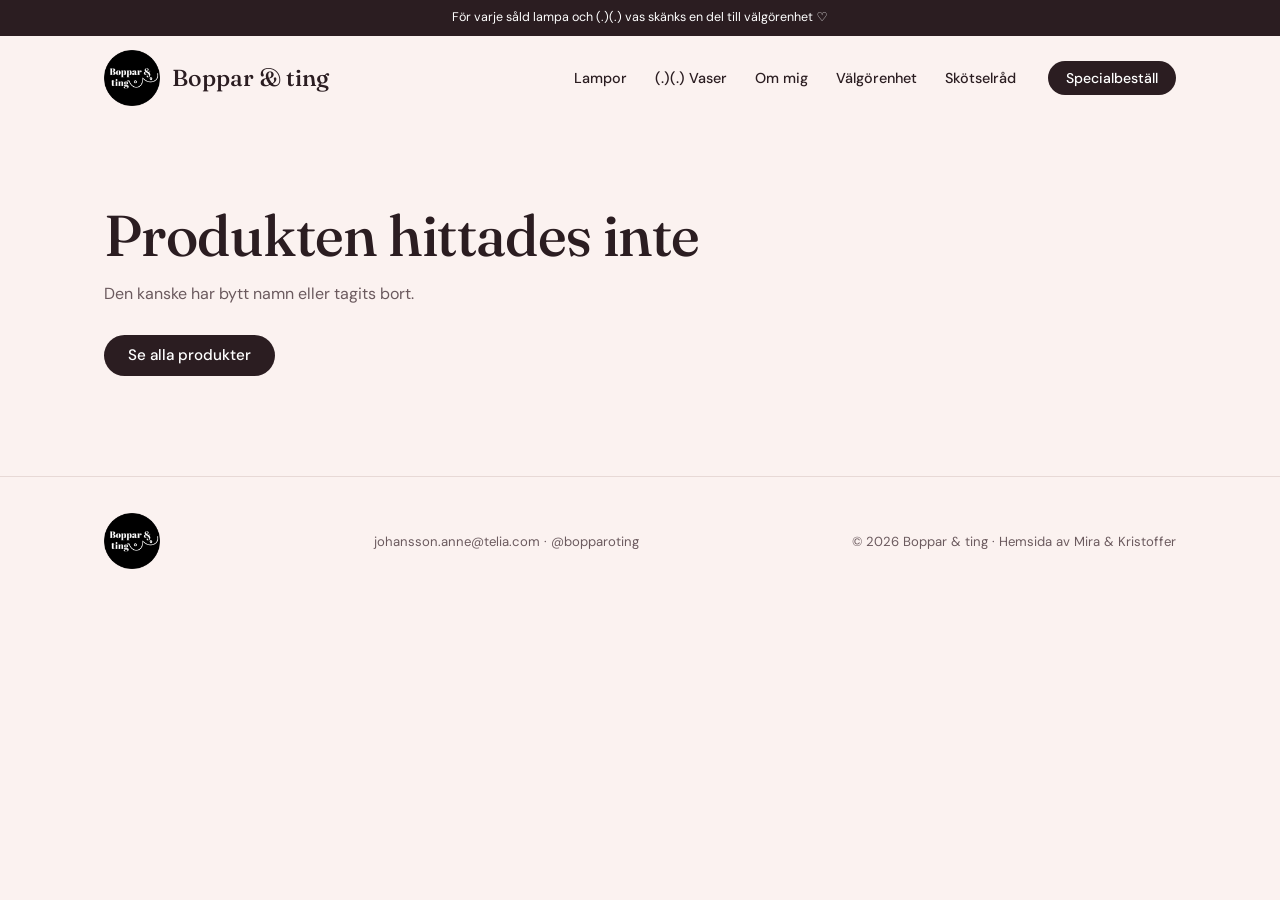
<file: produkt.html>
<!DOCTYPE html>
<html lang="sv">
<head>
  <meta charset="UTF-8" />
  <meta name="viewport" content="width=device-width, initial-scale=1" />
  <title>Produkt – Boppar &amp; ting</title>
  <meta name="description" content="Unika lampor och vaser av återbrukat glas och lera – boka direkt och hämta på plats." />
  <link rel="preconnect" href="https://fonts.googleapis.com" />
  <link rel="preconnect" href="https://fonts.gstatic.com" crossorigin />
  <link href="https://fonts.googleapis.com/css2?family=DM+Sans:opsz,wght@9..40,400;9..40,500;9..40,600&family=Fraunces:ital,opsz,wght@0,9..144,400;0,9..144,500;1,9..144,400;1,9..144,500&display=swap" rel="stylesheet" />
  <link rel="stylesheet" href="styles.css" />
  <link rel="icon" href="favicon.ico" sizes="any" />
  <link rel="apple-touch-icon" href="apple-touch-icon.png" />
</head>
<body>

  <div class="topbar">För varje såld lampa och (.)(.) vas skänks en del till välgörenhet ♡</div>

  <header class="site-header">
    <div class="container header-inner">
      <a href="index.html" class="brand" aria-label="Boppar &amp; ting – till startsidan">
        <img class="brand-logo" src="img/logo-96.png" srcset="img/logo-96.png 96w, img/logo-192.png 192w" sizes="(max-width: 640px) 48px, 56px" width="56" height="56" alt="Boppar &amp; ting" />
        <span class="brand-name">Boppar &amp; ting</span>
      </a>
      <button class="nav-toggle" aria-expanded="false" aria-controls="main-nav" aria-label="Öppna meny">
        <span></span><span></span><span></span>
      </button>
      <nav id="main-nav" class="main-nav" aria-label="Huvudmeny">
        <ul>
          <li><a href="lampor.html">Lampor</a></li>
          <li><a href="vaser.html">(.)(.) Vaser</a></li>
          <li><a href="om-mig.html">Om mig</a></li>
          <li><a href="valgorenhet.html">Välgörenhet</a></li>
          <li><a href="skotselrad.html">Skötselråd</a></li>
        </ul>
        <a href="specialbestallning.html" class="btn btn-dark btn-sm">Specialbeställ</a>
      </nav>
    </div>
  </header>

  <main>

    <div id="product-page" class="product-page">
      <noscript><div class="container"><p>Produktsidan behöver JavaScript. <a href="produkter.html">Se alla produkter</a>.</p></div></noscript>
    </div>
  </main>

  <footer class="site-footer site-footer--simple">
    <div class="container footer-inner">
      <a href="index.html" class="wordmark"><img class="brand-logo" src="img/logo-96.png" srcset="img/logo-96.png 96w, img/logo-192.png 192w" sizes="(max-width: 640px) 48px, 56px" width="56" height="56" alt="Boppar &amp; ting" /></a>
      <p class="footer-contact small muted"><a href="mailto:johansson.anne@telia.com">johansson.anne@telia.com</a> · <a href="https://www.instagram.com/bopparoting/" target="_blank" rel="noopener">@bopparoting</a></p>
      <p class="small muted">© <span id="year">2026</span> Boppar &amp; ting · Hemsida av Mira &amp; Kristoffer</p>
    </div>
  </footer>

  <script src="config.js"></script>
  <script src="products.js"></script>
  <script src="product-page.js"></script>
  <script src="forms.js"></script>
  <script src="main.js"></script>
</body>
</html>
</file>
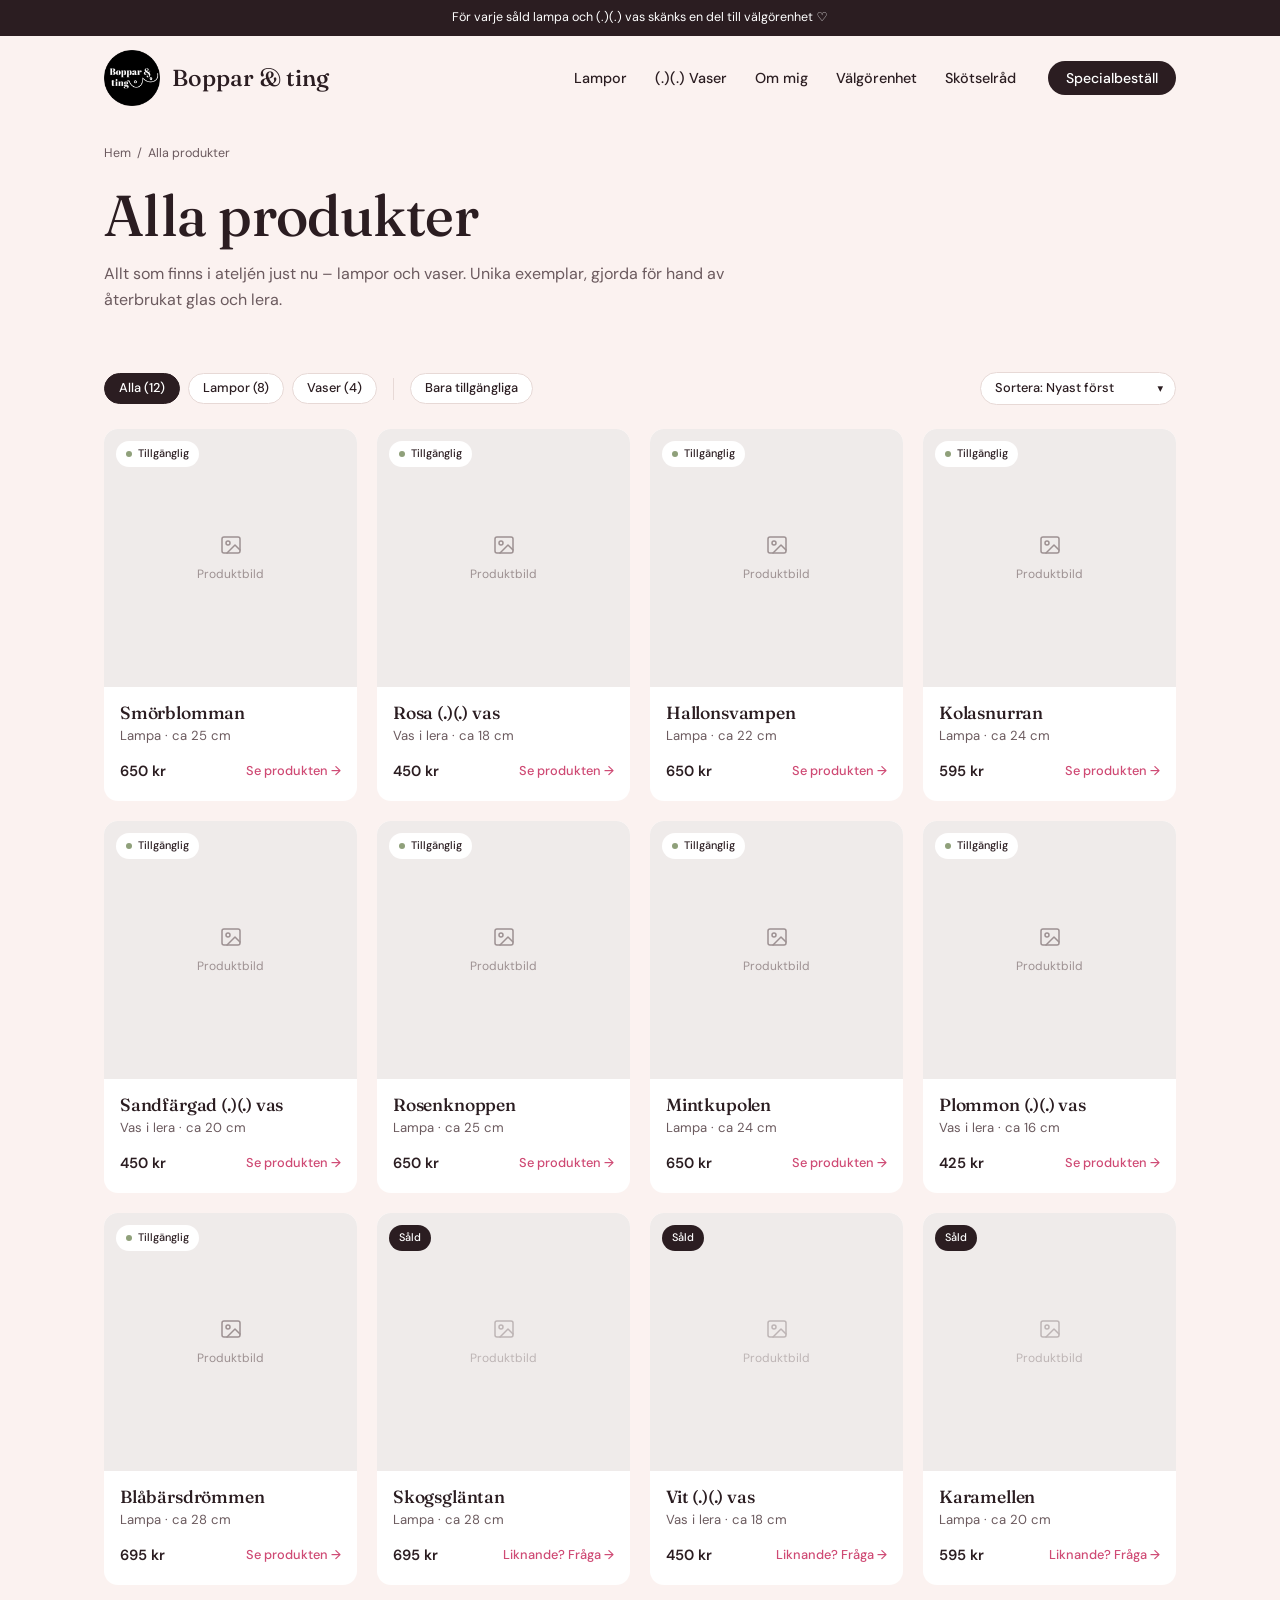
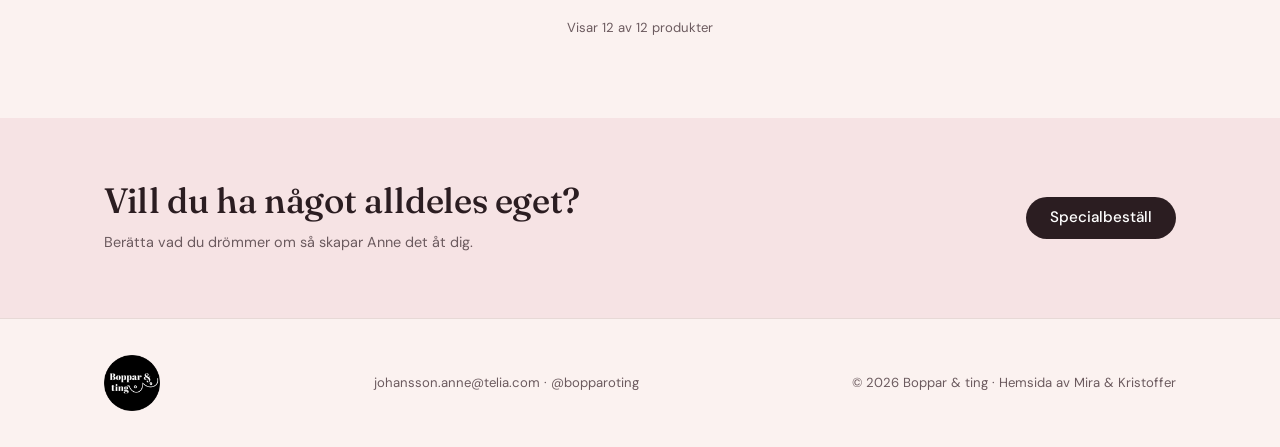
<file: produkter.html>
<!DOCTYPE html>
<html lang="sv">
<head>
  <meta charset="UTF-8" />
  <meta name="viewport" content="width=device-width, initial-scale=1" />
  <title>Alla produkter – Boppar &amp; ting</title>
  <meta name="description" content="Allt som finns i ateljén just nu – lampor och vaser i återbrukat glas och lera." />
  <link rel="preconnect" href="https://fonts.googleapis.com" />
  <link rel="preconnect" href="https://fonts.gstatic.com" crossorigin />
  <link href="https://fonts.googleapis.com/css2?family=DM+Sans:opsz,wght@9..40,400;9..40,500;9..40,600&family=Fraunces:ital,opsz,wght@0,9..144,400;0,9..144,500;1,9..144,400;1,9..144,500&display=swap" rel="stylesheet" />
  <link rel="stylesheet" href="styles.css" />
  <link rel="icon" href="favicon.ico" sizes="any" />
  <link rel="apple-touch-icon" href="apple-touch-icon.png" />
</head>
<body>

  <div class="topbar">För varje såld lampa och (.)(.) vas skänks en del till välgörenhet ♡</div>

  <header class="site-header">
    <div class="container header-inner">
      <a href="index.html" class="brand" aria-label="Boppar &amp; ting – till startsidan">
        <img class="brand-logo" src="img/logo-96.png" srcset="img/logo-96.png 96w, img/logo-192.png 192w" sizes="(max-width: 640px) 48px, 56px" width="56" height="56" alt="Boppar &amp; ting" />
        <span class="brand-name">Boppar &amp; ting</span>
      </a>
      <button class="nav-toggle" aria-expanded="false" aria-controls="main-nav" aria-label="Öppna meny">
        <span></span><span></span><span></span>
      </button>
      <nav id="main-nav" class="main-nav" aria-label="Huvudmeny">
        <ul>
          <li><a href="lampor.html">Lampor</a></li>
          <li><a href="vaser.html">(.)(.) Vaser</a></li>
          <li><a href="om-mig.html">Om mig</a></li>
          <li><a href="valgorenhet.html">Välgörenhet</a></li>
          <li><a href="skotselrad.html">Skötselråd</a></li>
        </ul>
        <a href="specialbestallning.html" class="btn btn-dark btn-sm">Specialbeställ</a>
      </nav>
    </div>
  </header>

  <main>

    <section class="page-head">
      <div class="container">
        <p class="breadcrumb"><a href="index.html">Hem</a><span>/</span>Alla produkter</p>
        <h1 class="page-title">Alla produkter</h1>
        <p class="lead">Allt som finns i ateljén just nu – lampor och vaser. Unika exemplar, gjorda för hand av återbrukat glas och lera.</p>
        
      </div>
    </section>

    <section class="shop" id="shop" data-category="alla" data-page-size="12">
      <div class="container">
        <div class="toolbar">
          <div class="toolbar-left">
            <div class="chips" data-chips role="group" aria-label="Filtrera"></div>
            <span class="toolbar-sep" aria-hidden="true"></span>
            <label class="chip-toggle">
              <input type="checkbox" data-only-available />
              Bara tillgängliga
            </label>
          </div>
          <div class="toolbar-right">
            <label class="select">
              <span class="sr-only">Sortera</span>
              <select data-sort aria-label="Sortera">
                <option value="nyast">Sortera: Nyast först</option>
                <option value="pris-lag">Sortera: Pris, lägst först</option>
                <option value="pris-hog">Sortera: Pris, högst först</option>
                <option value="namn">Sortera: Namn A–Ö</option>
              </select>
            </label>
          </div>
        </div>
        <div class="product-grid" data-grid aria-live="polite"></div>
        <div class="load-more">
          <p class="small muted" data-count></p>
          <button type="button" class="btn btn-outline" data-more>Visa fler</button>
        </div>
      </div>
    </section>

    <section class="cta-band cta-band--pink">
      <div class="container cta-band-inner">
        <div>
          <h2>Vill du ha något alldeles eget?</h2>
          <p>Berätta vad du drömmer om så skapar Anne det åt dig.</p>
        </div>
        <a href="specialbestallning.html" class="btn btn-dark">Specialbeställ</a>
      </div>
    </section>
  </main>

  <footer class="site-footer site-footer--simple">
    <div class="container footer-inner">
      <a href="index.html" class="wordmark"><img class="brand-logo" src="img/logo-96.png" srcset="img/logo-96.png 96w, img/logo-192.png 192w" sizes="(max-width: 640px) 48px, 56px" width="56" height="56" alt="Boppar &amp; ting" /></a>
      <p class="footer-contact small muted"><a href="mailto:johansson.anne@telia.com">johansson.anne@telia.com</a> · <a href="https://www.instagram.com/bopparoting/" target="_blank" rel="noopener">@bopparoting</a></p>
      <p class="small muted">© <span id="year">2026</span> Boppar &amp; ting · Hemsida av Mira &amp; Kristoffer</p>
    </div>
  </footer>

  <script src="config.js"></script>
  <script src="products.js"></script>
  <script src="shop.js"></script>
  <script src="main.js"></script>
</body>
</html>
</file>
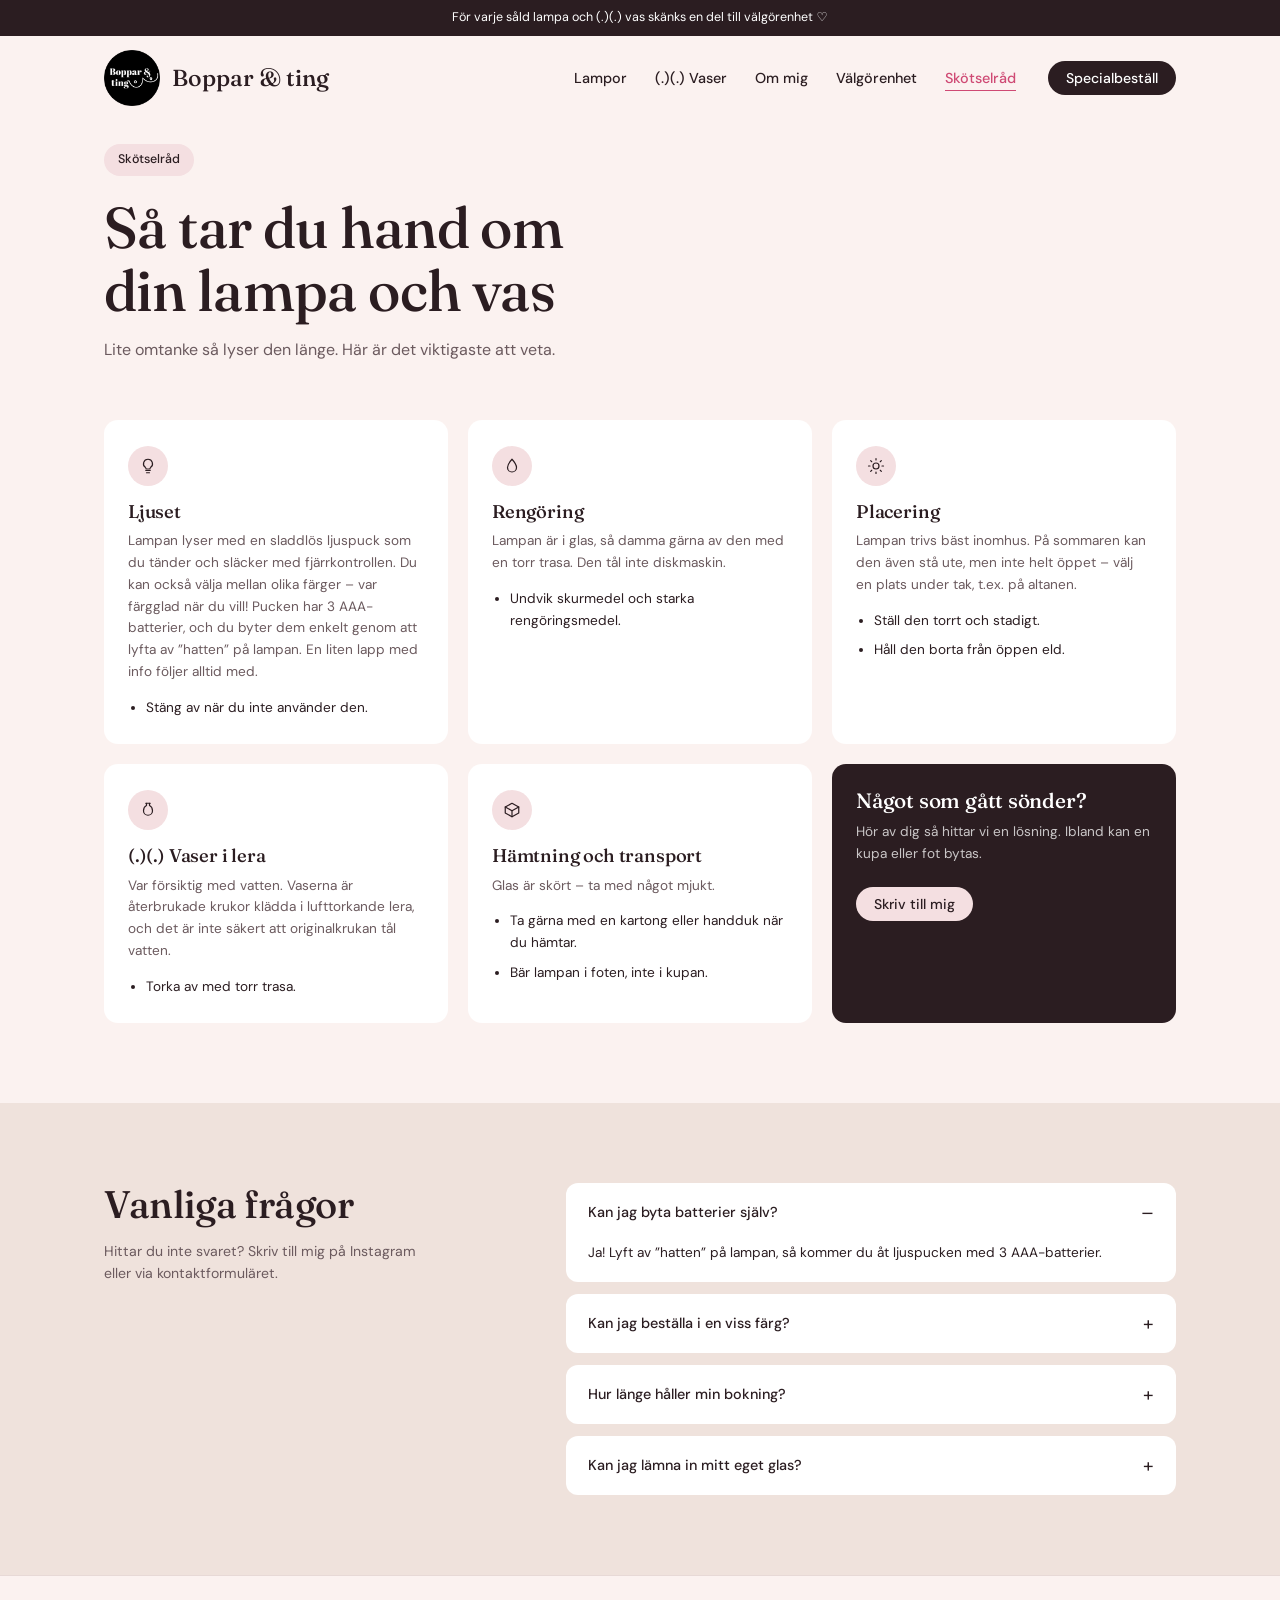
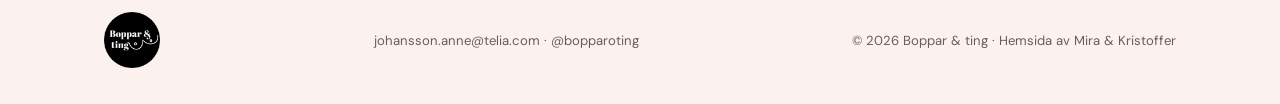
<file: skotselrad.html>
<!DOCTYPE html>
<html lang="sv">
<head>
  <meta charset="UTF-8" />
  <meta name="viewport" content="width=device-width, initial-scale=1" />
  <title>Skötselråd – Boppar &amp; ting</title>
  <meta name="description" content="Så tar du hand om din lampa och vas – rengöring, placering, ljuspucken och vanliga frågor." />
  <link rel="preconnect" href="https://fonts.googleapis.com" />
  <link rel="preconnect" href="https://fonts.gstatic.com" crossorigin />
  <link href="https://fonts.googleapis.com/css2?family=DM+Sans:opsz,wght@9..40,400;9..40,500;9..40,600&family=Fraunces:ital,opsz,wght@0,9..144,400;0,9..144,500;1,9..144,400;1,9..144,500&display=swap" rel="stylesheet" />
  <link rel="stylesheet" href="styles.css" />
  <link rel="icon" href="favicon.ico" sizes="any" />
  <link rel="apple-touch-icon" href="apple-touch-icon.png" />
</head>
<body>

  <div class="topbar">För varje såld lampa och (.)(.) vas skänks en del till välgörenhet ♡</div>

  <header class="site-header">
    <div class="container header-inner">
      <a href="index.html" class="brand" aria-label="Boppar &amp; ting – till startsidan">
        <img class="brand-logo" src="img/logo-96.png" srcset="img/logo-96.png 96w, img/logo-192.png 192w" sizes="(max-width: 640px) 48px, 56px" width="56" height="56" alt="Boppar &amp; ting" />
        <span class="brand-name">Boppar &amp; ting</span>
      </a>
      <button class="nav-toggle" aria-expanded="false" aria-controls="main-nav" aria-label="Öppna meny">
        <span></span><span></span><span></span>
      </button>
      <nav id="main-nav" class="main-nav" aria-label="Huvudmeny">
        <ul>
          <li><a href="lampor.html">Lampor</a></li>
          <li><a href="vaser.html">(.)(.) Vaser</a></li>
          <li><a href="om-mig.html">Om mig</a></li>
          <li><a href="valgorenhet.html">Välgörenhet</a></li>
          <li><a href="skotselrad.html" class="is-active" aria-current="page">Skötselråd</a></li>
        </ul>
        <a href="specialbestallning.html" class="btn btn-dark btn-sm">Specialbeställ</a>
      </nav>
    </div>
  </header>

  <main>

    <section class="page-head">
      <div class="container">
        <span class="tag">Skötselråd</span>
        <h1 class="page-title">Så tar du hand om<br />din lampa och vas</h1>
        <p class="lead">Lite omtanke så lyser den länge. Här är det viktigaste att veta.</p>
      </div>
    </section>

    <section class="section" style="padding-top:32px">
      <div class="container card-grid">
        <div class="card care-card">
          <span class="icon-circle"><svg viewBox="0 0 24 24" aria-hidden="true"><path d="M9 18h6"/><path d="M10 21h4"/><path d="M12 3a6 6 0 0 0-3.6 10.8c.6.5 1 1.2 1 2V16h5.2v-.2c0-.8.4-1.5 1-2A6 6 0 0 0 12 3z"/></svg></span>
          <h3>Ljuset</h3>
          <p>Lampan lyser med en sladdlös ljuspuck som du tänder och släcker med fjärrkontrollen. Du kan också välja mellan olika färger – var färgglad när du vill! Pucken har 3 AAA-batterier, och du byter dem enkelt genom att lyfta av ”hatten” på lampan. En liten lapp med info följer alltid med.</p>
          <ul>
            <li>Stäng av när du inte använder den.</li>
          </ul>
        </div>
        <div class="card care-card">
          <span class="icon-circle"><svg viewBox="0 0 24 24" aria-hidden="true"><path d="M12 3s6 6.6 6 11a6 6 0 0 1-12 0c0-4.4 6-11 6-11z"/></svg></span>
          <h3>Rengöring</h3>
          <p>Lampan är i glas, så damma gärna av den med en torr trasa. Den tål inte diskmaskin.</p>
          <ul>
            <li>Undvik skurmedel och starka rengöringsmedel.</li>
          </ul>
        </div>
        <div class="card care-card">
          <span class="icon-circle"><svg viewBox="0 0 24 24" aria-hidden="true"><circle cx="12" cy="12" r="4"/><path d="M12 2v2M12 20v2M4.9 4.9l1.4 1.4M17.7 17.7l1.4 1.4M2 12h2M20 12h2M4.9 19.1l1.4-1.4M17.7 6.3l1.4-1.4"/></svg></span>
          <h3>Placering</h3>
          <p>Lampan trivs bäst inomhus. På sommaren kan den även stå ute, men inte helt öppet – välj en plats under tak, t.ex. på altanen.</p>
          <ul>
            <li>Ställ den torrt och stadigt.</li>
            <li>Håll den borta från öppen eld.</li>
          </ul>
        </div>
        <div class="card care-card">
          <span class="icon-circle"><svg viewBox="0 0 24 24" aria-hidden="true"><path d="M9 3h6"/><path d="M10 3v3c-3 1.5-4 4-4 7a6 6 0 0 0 12 0c0-3-1-5.5-4-7V3"/></svg></span>
          <h3>(.)(.) Vaser i lera</h3>
          <p>Var försiktig med vatten. Vaserna är återbrukade krukor klädda i lufttorkande lera, och det är inte säkert att originalkrukan tål vatten.</p>
          <ul>
            <li>Torka av med torr trasa.</li>
          </ul>
        </div>
        <div class="card care-card">
          <span class="icon-circle"><svg viewBox="0 0 24 24" aria-hidden="true"><path d="M21 8 12 3 3 8v8l9 5 9-5z"/><path d="m3 8 9 5 9-5"/><path d="M12 13v8"/></svg></span>
          <h3>Hämtning och transport</h3>
          <p>Glas är skört – ta med något mjukt.</p>
          <ul>
            <li>Ta gärna med en kartong eller handduk när du hämtar.</li>
            <li>Bär lampan i foten, inte i kupan.</li>
          </ul>
        </div>
        <div class="card care-card care-card--dark">
          <h3>Något som gått sönder?</h3>
          <p>Hör av dig så hittar vi en lösning. Ibland kan en kupa eller fot bytas.</p>
          <a href="mailto:johansson.anne@telia.com" class="btn btn-light btn-sm">Skriv till mig</a>
        </div>
      </div>
    </section>

    <section class="section section--sand">
      <div class="container faq">
        <div class="faq-intro">
          <h2>Vanliga frågor</h2>
          <p>Hittar du inte svaret? Skriv till mig på Instagram eller via kontaktformuläret.</p>
        </div>
        <div class="faq-list">
          <details open>
            <summary>Kan jag byta batterier själv?</summary>
            <p>Ja! Lyft av ”hatten” på lampan, så kommer du åt ljuspucken med 3 AAA-batterier.</p>
          </details>
          <details>
            <summary>Kan jag beställa i en viss färg?</summary>
            <p>Ja! Skicka en <a href="specialbestallning.html">specialbeställning</a> och berätta vilka färger du gillar, så hör jag av mig med förslag.</p>
          </details>
          <details>
            <summary>Hur länge håller min bokning?</summary>
            <p>Din bokning gäller i 7 dagar. Hinner du inte hämta, hör av dig så löser vi det.</p>
          </details>
          <details>
            <summary>Kan jag lämna in mitt eget glas?</summary>
            <p>Gärna! Tänk på att ljuspucken måste få plats och att alla former inte är lätta att måla. Berätta om ditt glas i <a href="specialbestallning.html">specialbeställningen</a> så tittar jag på det.</p>
          </details>
        </div>
      </div>
    </section>
  </main>

  <footer class="site-footer site-footer--simple">
    <div class="container footer-inner">
      <a href="index.html" class="wordmark"><img class="brand-logo" src="img/logo-96.png" srcset="img/logo-96.png 96w, img/logo-192.png 192w" sizes="(max-width: 640px) 48px, 56px" width="56" height="56" alt="Boppar &amp; ting" /></a>
      <p class="footer-contact small muted"><a href="mailto:johansson.anne@telia.com">johansson.anne@telia.com</a> · <a href="https://www.instagram.com/bopparoting/" target="_blank" rel="noopener">@bopparoting</a></p>
      <p class="small muted">© <span id="year">2026</span> Boppar &amp; ting · Hemsida av Mira &amp; Kristoffer</p>
    </div>
  </footer>

  <script src="config.js"></script>
  <script src="main.js"></script>
</body>
</html>
</file>
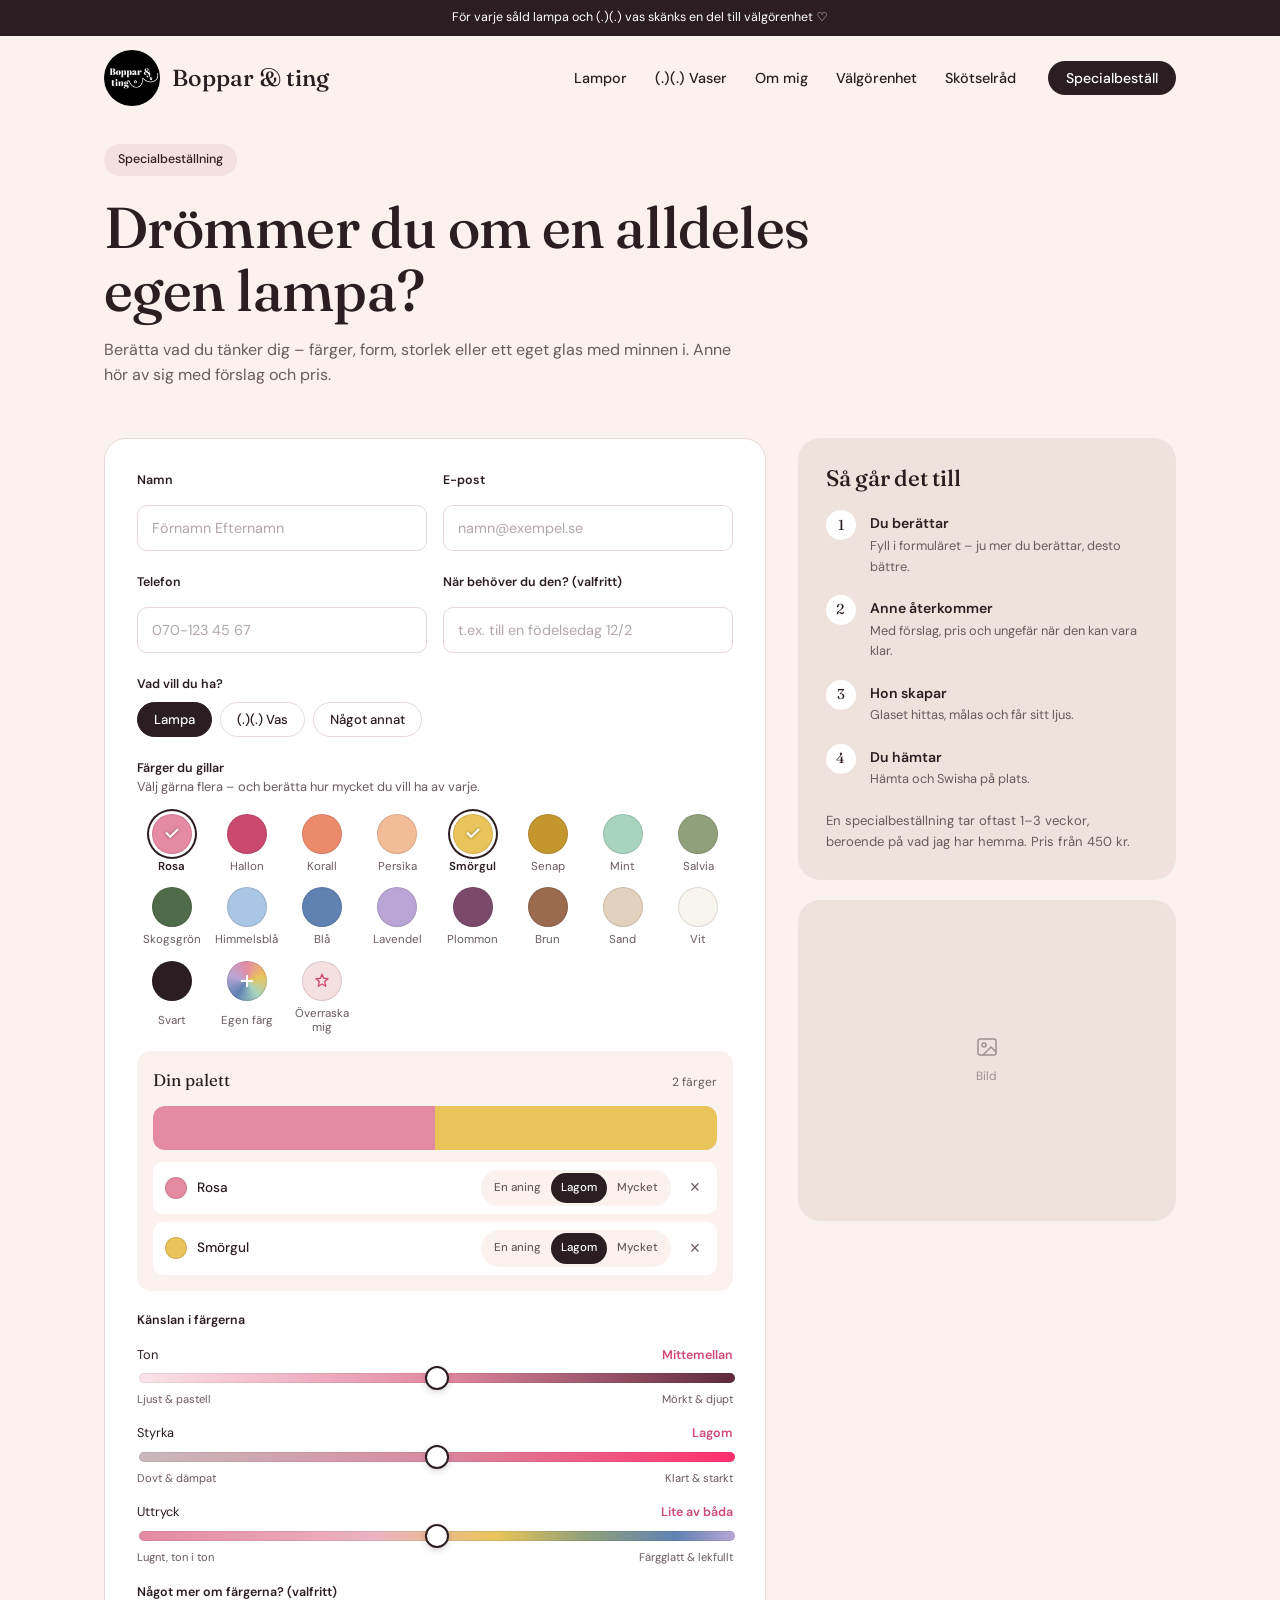
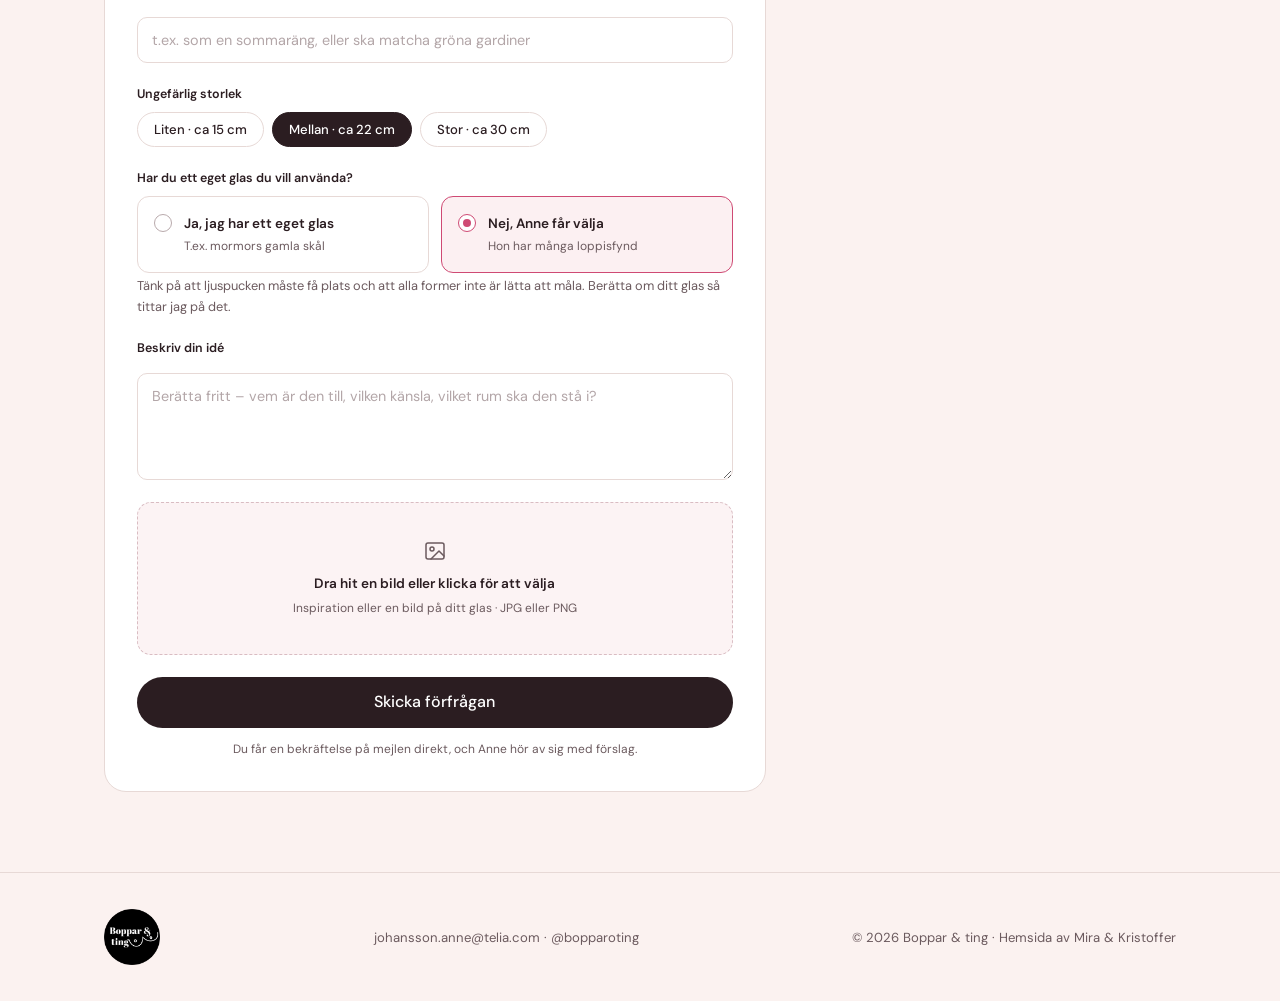
<file: specialbestallning.html>
<!DOCTYPE html>
<html lang="sv">
<head>
  <meta charset="UTF-8" />
  <meta name="viewport" content="width=device-width, initial-scale=1" />
  <title>Specialbeställning – Boppar &amp; ting</title>
  <meta name="description" content="Beställ en egen lampa eller vas – berätta om färger, form, storlek eller ditt eget glas." />
  <link rel="preconnect" href="https://fonts.googleapis.com" />
  <link rel="preconnect" href="https://fonts.gstatic.com" crossorigin />
  <link href="https://fonts.googleapis.com/css2?family=DM+Sans:opsz,wght@9..40,400;9..40,500;9..40,600&family=Fraunces:ital,opsz,wght@0,9..144,400;0,9..144,500;1,9..144,400;1,9..144,500&display=swap" rel="stylesheet" />
  <link rel="stylesheet" href="styles.css" />
  <link rel="icon" href="favicon.ico" sizes="any" />
  <link rel="apple-touch-icon" href="apple-touch-icon.png" />
</head>
<body>

  <div class="topbar">För varje såld lampa och (.)(.) vas skänks en del till välgörenhet ♡</div>

  <header class="site-header">
    <div class="container header-inner">
      <a href="index.html" class="brand" aria-label="Boppar &amp; ting – till startsidan">
        <img class="brand-logo" src="img/logo-96.png" srcset="img/logo-96.png 96w, img/logo-192.png 192w" sizes="(max-width: 640px) 48px, 56px" width="56" height="56" alt="Boppar &amp; ting" />
        <span class="brand-name">Boppar &amp; ting</span>
      </a>
      <button class="nav-toggle" aria-expanded="false" aria-controls="main-nav" aria-label="Öppna meny">
        <span></span><span></span><span></span>
      </button>
      <nav id="main-nav" class="main-nav" aria-label="Huvudmeny">
        <ul>
          <li><a href="lampor.html">Lampor</a></li>
          <li><a href="vaser.html">(.)(.) Vaser</a></li>
          <li><a href="om-mig.html">Om mig</a></li>
          <li><a href="valgorenhet.html">Välgörenhet</a></li>
          <li><a href="skotselrad.html">Skötselråd</a></li>
        </ul>
        <a href="specialbestallning.html" class="btn btn-dark btn-sm">Specialbeställ</a>
      </nav>
    </div>
  </header>

  <main>

    <section class="page-head">
      <div class="container">
        <span class="tag">Specialbeställning</span>
        <h1 class="page-title">Drömmer du om en alldeles<br />egen lampa?</h1>
        <p class="lead">Berätta vad du tänker dig – färger, form, storlek eller ett eget glas med minnen i. Anne hör av sig med förslag och pris.</p>
      </div>
    </section>

    <section class="section" style="padding-top:24px">
      <div class="container order-layout">
        <form class="form-card" data-form="special" novalidate enctype="multipart/form-data">
          <input type="hidden" name="_subject" value="Ny specialbeställning" />

          <div class="field-row">
            <label class="field"><span>Namn</span>
              <input type="text" name="namn" autocomplete="name" placeholder="Förnamn Efternamn" required /></label>
            <label class="field"><span>E-post</span>
              <input type="email" name="epost" autocomplete="email" placeholder="namn@exempel.se" required /></label>
          </div>
          <div class="field-row">
            <label class="field"><span>Telefon</span>
              <input type="tel" name="telefon" autocomplete="tel" placeholder="070-123 45 67" /></label>
            <label class="field"><span>När behöver du den? (valfritt)</span>
              <input type="text" name="nar" placeholder="t.ex. till en födelsedag 12/2" /></label>
          </div>

          <fieldset class="field">
            <legend>Vad vill du ha?</legend>
            <div class="opts">
              <label class="opt"><input type="radio" name="typ" value="lampa" checked /><span>Lampa</span></label>
              <label class="opt"><input type="radio" name="typ" value="vas" /><span>(.)(.) Vas</span></label>
              <label class="opt"><input type="radio" name="typ" value="annat" /><span>Något annat</span></label>
            </div>
          </fieldset>

          <fieldset class="field color-studio" data-color-studio>
            <legend>Färger du gillar</legend>
            <p class="field-hint">Välj gärna flera – och berätta hur mycket du vill ha av varje.</p>

            <div class="palette" data-palette role="group" aria-label="Färgpalett"></div>

            <div class="mix" data-mix>
              <div class="mix-head">
                <span class="mix-title">Din palett</span>
                <span class="mix-note" data-mix-note></span>
              </div>
              <div class="mix-strip" data-mix-strip aria-hidden="true"></div>
              <ul class="mix-list" data-mix-list></ul>
            </div>

            <div class="mood">
              <p class="mood-title">Känslan i färgerna</p>
              <div class="scale scale--ton" data-scale>
                <div class="scale-top"><span>Ton</span><output data-scale-out></output></div>
                <input type="range" min="1" max="5" step="1" value="3" aria-label="Ton, från ljust till mörkt" />
                <div class="scale-ends"><span>Ljust &amp; pastell</span><span>Mörkt &amp; djupt</span></div>
                <input type="hidden" name="ton" data-labels="Ljust &amp; pastell|Ganska ljust|Mittemellan|Ganska mörkt|Mörkt &amp; djupt" />
              </div>
              <div class="scale scale--styrka" data-scale>
                <div class="scale-top"><span>Styrka</span><output data-scale-out></output></div>
                <input type="range" min="1" max="5" step="1" value="3" aria-label="Styrka, från dovt till klart" />
                <div class="scale-ends"><span>Dovt &amp; dämpat</span><span>Klart &amp; starkt</span></div>
                <input type="hidden" name="styrka" data-labels="Dovt &amp; dämpat|Lite dämpat|Lagom|Ganska klart|Klart &amp; starkt" />
              </div>
              <div class="scale scale--uttryck" data-scale>
                <div class="scale-top"><span>Uttryck</span><output data-scale-out></output></div>
                <input type="range" min="1" max="5" step="1" value="3" aria-label="Uttryck, från lugnt till lekfullt" />
                <div class="scale-ends"><span>Lugnt, ton i ton</span><span>Färgglatt &amp; lekfullt</span></div>
                <input type="hidden" name="uttryck" data-labels="Lugnt, ton i ton|Ganska lugnt|Lite av båda|Ganska lekfullt|Färgglatt &amp; lekfullt" />
              </div>
            </div>

            <label class="field"><span>Något mer om färgerna? (valfritt)</span>
              <input type="text" name="farg_kommentar" placeholder="t.ex. som en sommaräng, eller ska matcha gröna gardiner" /></label>
          </fieldset>

          <fieldset class="field">
            <legend>Ungefärlig storlek</legend>
            <div class="opts">
              <label class="opt"><input type="radio" name="storlek" value="liten" /><span>Liten · ca 15 cm</span></label>
              <label class="opt"><input type="radio" name="storlek" value="mellan" checked /><span>Mellan · ca 22 cm</span></label>
              <label class="opt"><input type="radio" name="storlek" value="stor" /><span>Stor · ca 30 cm</span></label>
            </div>
          </fieldset>

          <fieldset class="field">
            <legend>Har du ett eget glas du vill använda?</legend>
            <div class="choice-row">
              <label class="choice">
                <input type="radio" name="eget_glas" value="ja" />
                <span class="choice-body"><strong>Ja, jag har ett eget glas</strong><small>T.ex. mormors gamla skål</small></span>
              </label>
              <label class="choice">
                <input type="radio" name="eget_glas" value="nej" checked />
                <span class="choice-body"><strong>Nej, Anne får välja</strong><small>Hon har många loppisfynd</small></span>
              </label>
            </div>
            <p class="field-hint">Tänk på att ljuspucken måste få plats och att alla former inte är lätta att måla. Berätta om ditt glas så tittar jag på det.</p>
          </fieldset>

          <label class="field"><span>Beskriv din idé</span>
            <textarea name="ide" rows="4" placeholder="Berätta fritt – vem är den till, vilken känsla, vilket rum ska den stå i?" required></textarea></label>

          <label class="dropzone" data-dropzone>
            <input type="file" name="bild" accept="image/jpeg,image/png" />
            <svg class="ph-icon" viewBox="0 0 24 24" aria-hidden="true"><rect x="3" y="4" width="18" height="16" rx="2"/><circle cx="9" cy="10" r="2"/><path d="m21 17-5-5-8 8"/></svg>
            <span class="dropzone-label" data-dropzone-label>
              <strong>Dra hit en bild eller klicka för att välja</strong>
              <span>Inspiration eller en bild på ditt glas · JPG eller PNG</span>
            </span>
          </label>

          <p class="form-error" data-form-error hidden>Något gick fel – försök igen eller mejla <a href="mailto:johansson.anne@telia.com">johansson.anne@telia.com</a>.</p>
          <button type="submit" class="btn btn-dark btn-block btn-lg">Skicka förfrågan</button>
          <p class="form-note">Du får en bekräftelse på mejlen direkt, och Anne hör av sig med förslag.</p>
        </form>

        <aside class="order-aside">
          <div class="aside-card">
            <h2>Så går det till</h2>
            <ol class="how-steps">
              <li><span>1</span><div><strong>Du berättar</strong><p>Fyll i formuläret – ju mer du berättar, desto bättre.</p></div></li>
              <li><span>2</span><div><strong>Anne återkommer</strong><p>Med förslag, pris och ungefär när den kan vara klar.</p></div></li>
              <li><span>3</span><div><strong>Hon skapar</strong><p>Glaset hittas, målas och får sitt ljus.</p></div></li>
              <li><span>4</span><div><strong>Du hämtar</strong><p>Hämta och Swisha på plats.</p></div></li>
            </ol>
            <p class="small muted" style="margin-top:20px">En specialbeställning tar oftast 1–3 veckor, beroende på vad jag har hemma. Pris från 450 kr.</p>
          </div>
          <div class="aside-card aside-media placeholder"><svg class="ph-icon" viewBox="0 0 24 24" aria-hidden="true"><rect x="3" y="4" width="18" height="16" rx="2"/><circle cx="9" cy="10" r="2"/><path d="m21 17-5-5-8 8"/></svg><span>Bild</span></div>
        </aside>
      </div>
    </section>
  </main>

  <footer class="site-footer site-footer--simple">
    <div class="container footer-inner">
      <a href="index.html" class="wordmark"><img class="brand-logo" src="img/logo-96.png" srcset="img/logo-96.png 96w, img/logo-192.png 192w" sizes="(max-width: 640px) 48px, 56px" width="56" height="56" alt="Boppar &amp; ting" /></a>
      <p class="footer-contact small muted"><a href="mailto:johansson.anne@telia.com">johansson.anne@telia.com</a> · <a href="https://www.instagram.com/bopparoting/" target="_blank" rel="noopener">@bopparoting</a></p>
      <p class="small muted">© <span id="year">2026</span> Boppar &amp; ting · Hemsida av Mira &amp; Kristoffer</p>
    </div>
  </footer>

  <script src="config.js"></script>
  <script src="color-studio.js"></script>
  <script src="forms.js"></script>
  <script src="main.js"></script>
</body>
</html>
</file>
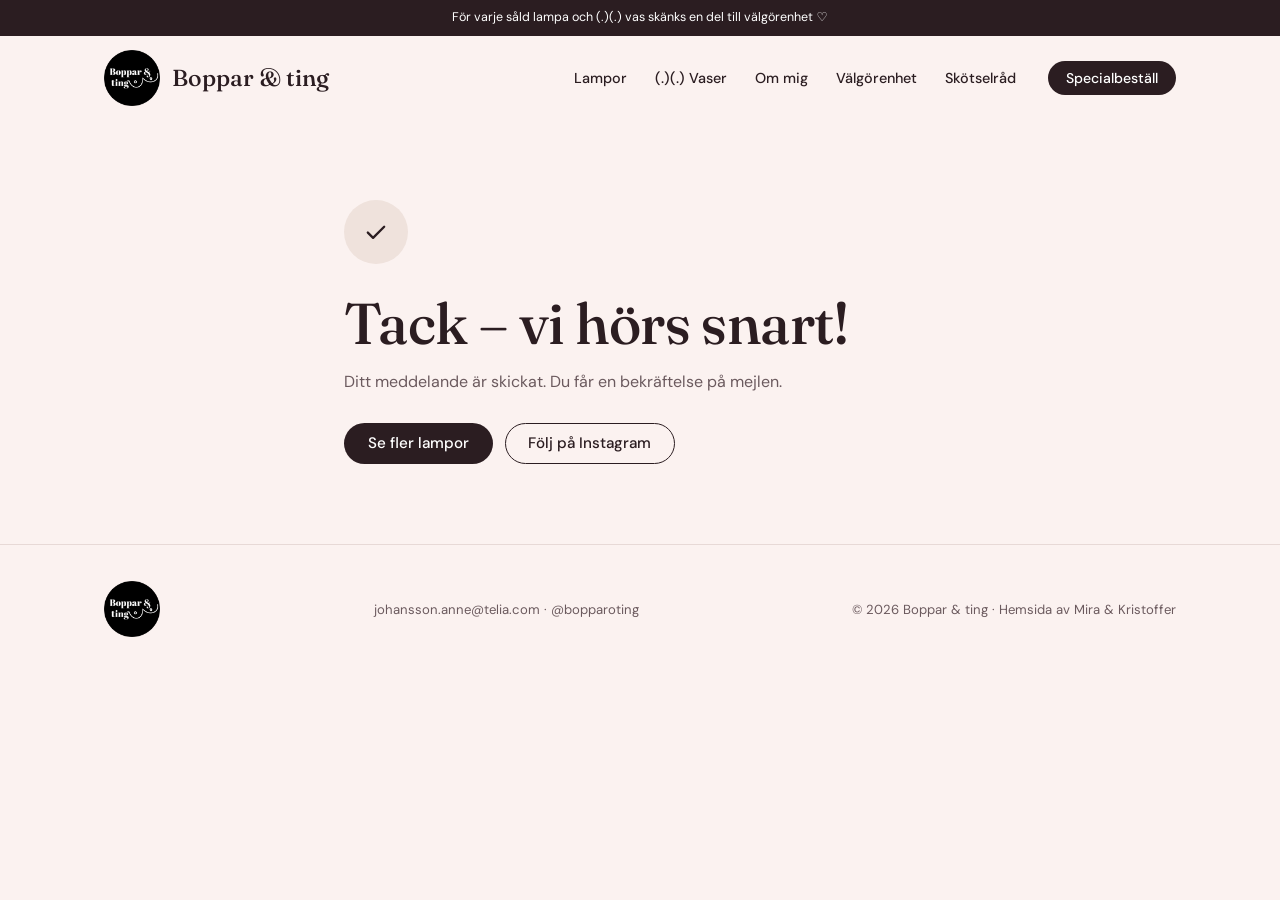
<file: tack.html>
<!DOCTYPE html>
<html lang="sv">
<head>
  <meta charset="UTF-8" />
  <meta name="viewport" content="width=device-width, initial-scale=1" />
  <title>Tack – Boppar &amp; ting</title>
  <meta name="description" content="Tack för din bokning hos Boppar & ting." />
  <link rel="preconnect" href="https://fonts.googleapis.com" />
  <link rel="preconnect" href="https://fonts.gstatic.com" crossorigin />
  <link href="https://fonts.googleapis.com/css2?family=DM+Sans:opsz,wght@9..40,400;9..40,500;9..40,600&family=Fraunces:ital,opsz,wght@0,9..144,400;0,9..144,500;1,9..144,400;1,9..144,500&display=swap" rel="stylesheet" />
  <link rel="stylesheet" href="styles.css" />
  <link rel="icon" href="favicon.ico" sizes="any" />
  <link rel="apple-touch-icon" href="apple-touch-icon.png" />
</head>
<body>

  <div class="topbar">För varje såld lampa och (.)(.) vas skänks en del till välgörenhet ♡</div>

  <header class="site-header">
    <div class="container header-inner">
      <a href="index.html" class="brand" aria-label="Boppar &amp; ting – till startsidan">
        <img class="brand-logo" src="img/logo-96.png" srcset="img/logo-96.png 96w, img/logo-192.png 192w" sizes="(max-width: 640px) 48px, 56px" width="56" height="56" alt="Boppar &amp; ting" />
        <span class="brand-name">Boppar &amp; ting</span>
      </a>
      <button class="nav-toggle" aria-expanded="false" aria-controls="main-nav" aria-label="Öppna meny">
        <span></span><span></span><span></span>
      </button>
      <nav id="main-nav" class="main-nav" aria-label="Huvudmeny">
        <ul>
          <li><a href="lampor.html">Lampor</a></li>
          <li><a href="vaser.html">(.)(.) Vaser</a></li>
          <li><a href="om-mig.html">Om mig</a></li>
          <li><a href="valgorenhet.html">Välgörenhet</a></li>
          <li><a href="skotselrad.html">Skötselråd</a></li>
        </ul>
        <a href="specialbestallning.html" class="btn btn-dark btn-sm">Specialbeställ</a>
      </nav>
    </div>
  </header>

  <main>

    <section class="section tack" id="tack">
      <div class="container tack-inner">
        <span class="tack-check" aria-hidden="true"><svg viewBox="0 0 24 24"><path d="m5 12.5 4.5 4.5L19 7.5"/></svg></span>
        <h1 class="page-title" data-title>Tack – vi hörs snart!</h1>
        <p class="lead" data-text>Ditt meddelande är skickat. Du får en bekräftelse på mejlen.</p>

        <div class="summary-card" data-summary hidden>
          <div class="summary-head">
            <div class="summary-thumb placeholder" data-s-thumb><svg class="ph-icon" viewBox="0 0 24 24" aria-hidden="true"><rect x="3" y="4" width="18" height="16" rx="2"/><circle cx="9" cy="10" r="2"/><path d="m21 17-5-5-8 8"/></svg></div>
            <div>
              <h2 data-s-name></h2>
              <p class="price" data-s-price></p>
            </div>
          </div>
          <dl class="summary-list">
            <div><dt>Hämtas i</dt><dd data-s-place></dd></div>
            <div><dt>När</dt><dd data-s-when></dd></div>
            <div><dt>Betalning</dt><dd>Swish till Anne när du hämtar</dd></div>
          </dl>
        </div>

        <div class="btn-row">
          <a href="lampor.html" class="btn btn-dark" data-more>Se fler lampor</a>
          <a href="https://www.instagram.com/bopparoting/" class="btn btn-outline" target="_blank" rel="noopener">Följ på Instagram</a>
        </div>
      </div>
    </section>
  </main>

  <footer class="site-footer site-footer--simple">
    <div class="container footer-inner">
      <a href="index.html" class="wordmark"><img class="brand-logo" src="img/logo-96.png" srcset="img/logo-96.png 96w, img/logo-192.png 192w" sizes="(max-width: 640px) 48px, 56px" width="56" height="56" alt="Boppar &amp; ting" /></a>
      <p class="footer-contact small muted"><a href="mailto:johansson.anne@telia.com">johansson.anne@telia.com</a> · <a href="https://www.instagram.com/bopparoting/" target="_blank" rel="noopener">@bopparoting</a></p>
      <p class="small muted">© <span id="year">2026</span> Boppar &amp; ting · Hemsida av Mira &amp; Kristoffer</p>
    </div>
  </footer>

  <script src="config.js"></script>
  <script src="products.js"></script>
  <script src="tack.js"></script>
  <script src="main.js"></script>
</body>
</html>
</file>
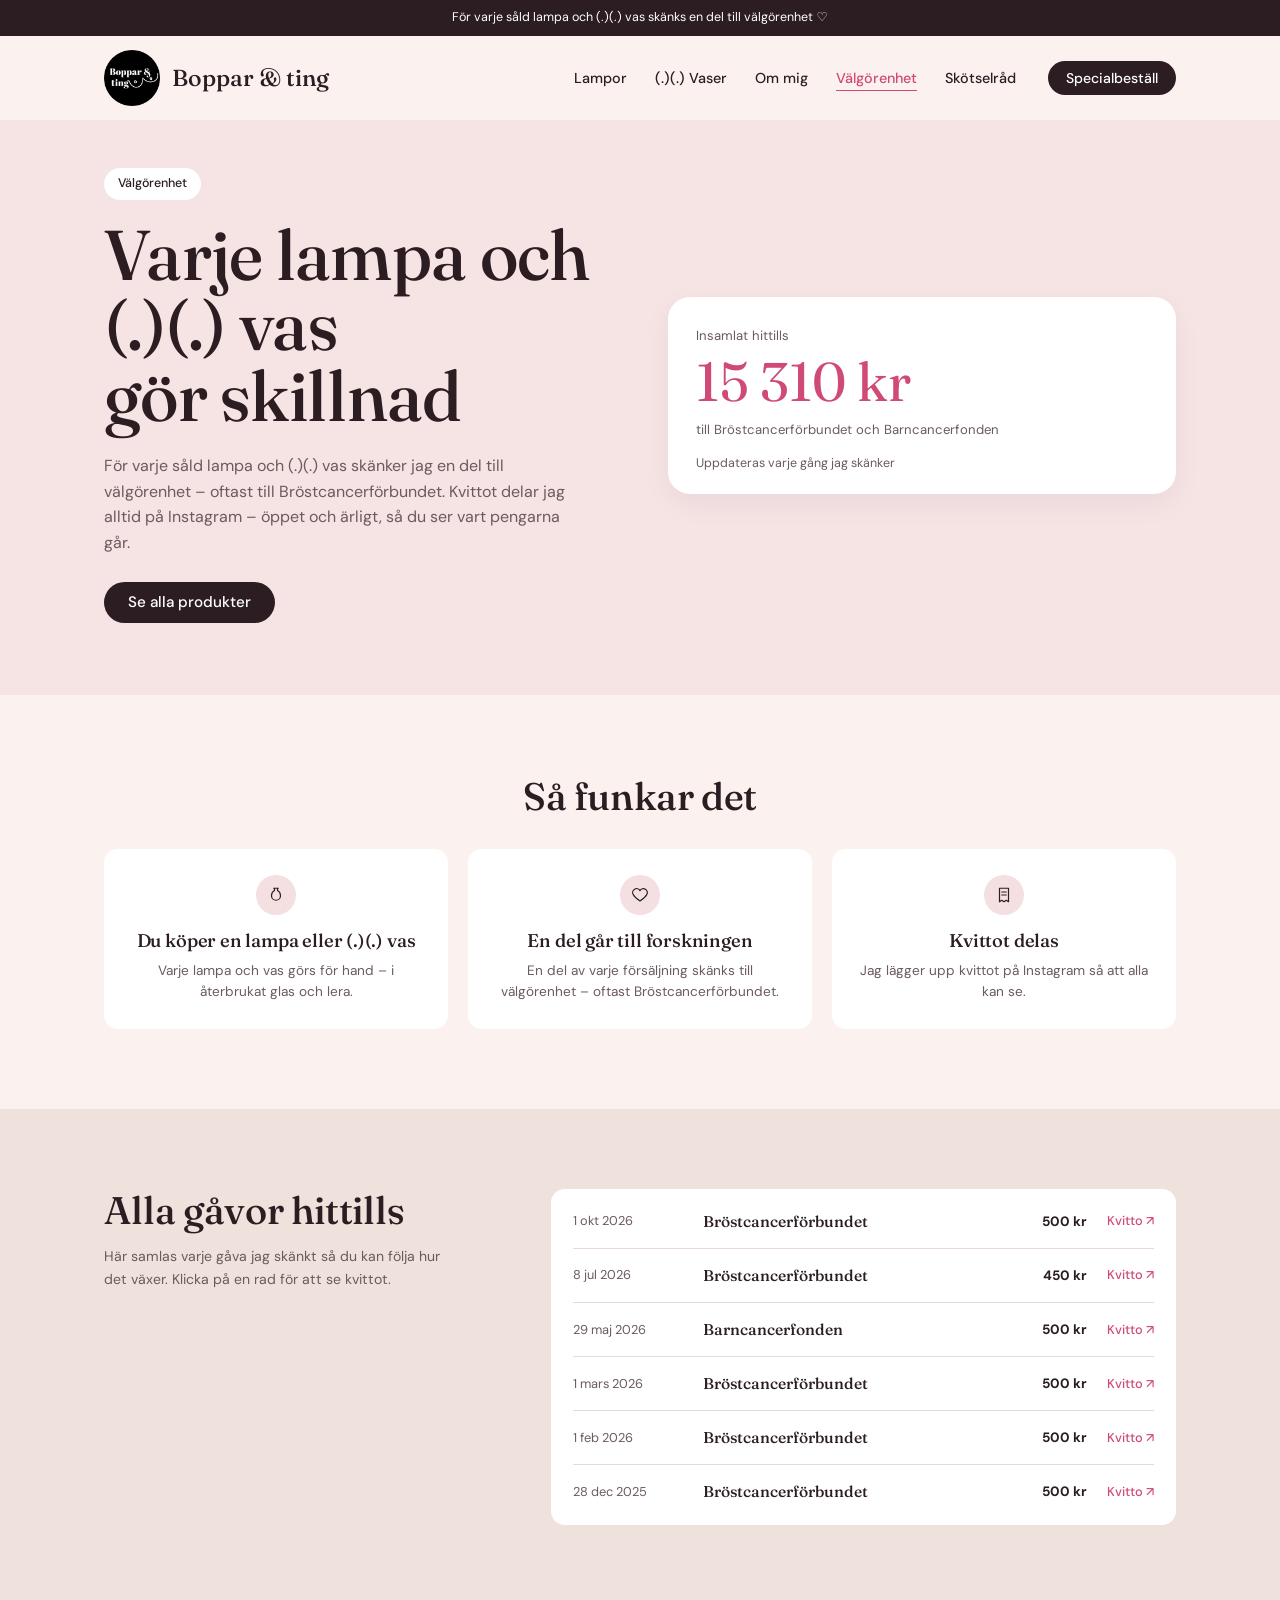
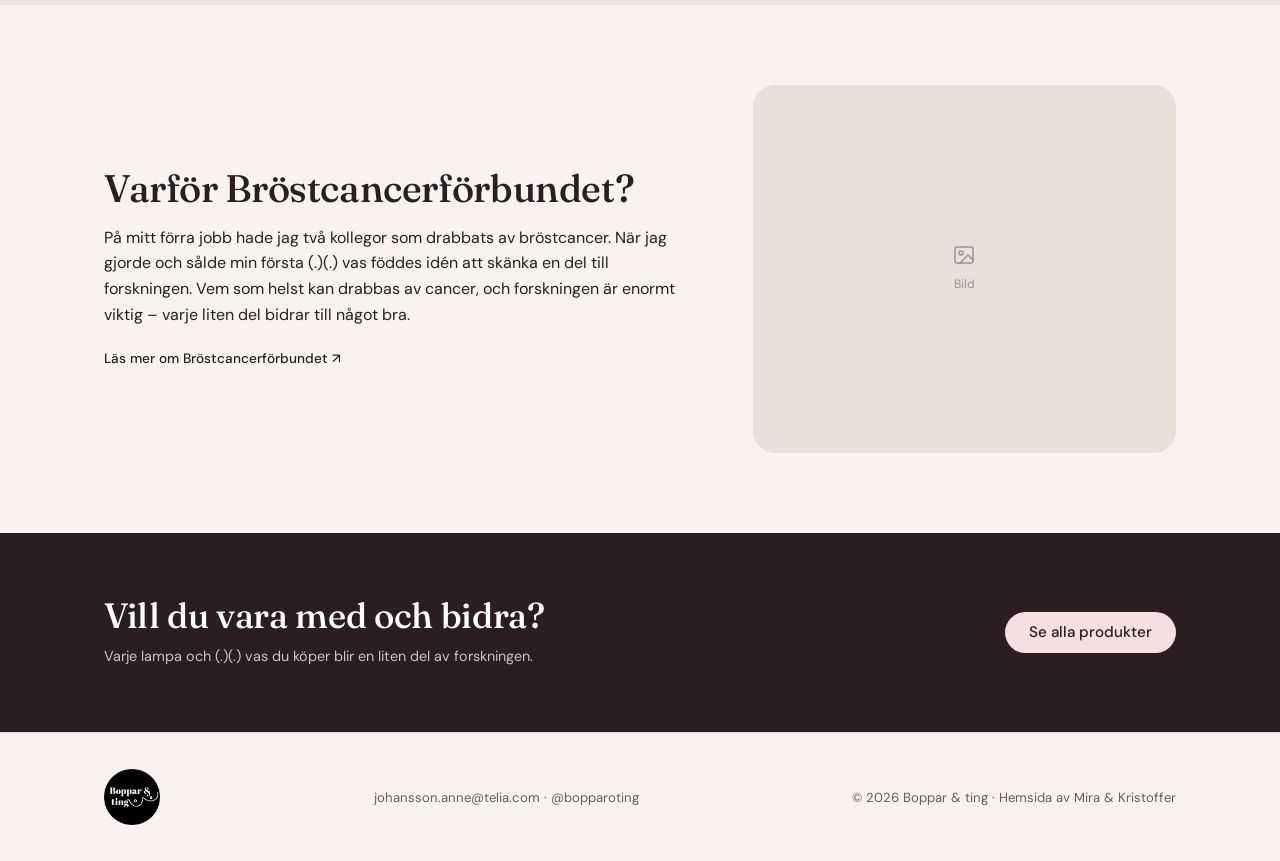
<file: valgorenhet.html>
<!DOCTYPE html>
<html lang="sv">
<head>
  <meta charset="UTF-8" />
  <meta name="viewport" content="width=device-width, initial-scale=1" />
  <title>Välgörenhet – Boppar &amp; ting</title>
  <meta name="description" content="För varje såld lampa och (.)(.) vas skänks en del till välgörenhet – oftast Bröstcancerförbundet. Se alla gåvor och kvitton." />
  <link rel="preconnect" href="https://fonts.googleapis.com" />
  <link rel="preconnect" href="https://fonts.gstatic.com" crossorigin />
  <link href="https://fonts.googleapis.com/css2?family=DM+Sans:opsz,wght@9..40,400;9..40,500;9..40,600&family=Fraunces:ital,opsz,wght@0,9..144,400;0,9..144,500;1,9..144,400;1,9..144,500&display=swap" rel="stylesheet" />
  <link rel="stylesheet" href="styles.css" />
  <link rel="icon" href="favicon.ico" sizes="any" />
  <link rel="apple-touch-icon" href="apple-touch-icon.png" />
</head>
<body>

  <div class="topbar">För varje såld lampa och (.)(.) vas skänks en del till välgörenhet ♡</div>

  <header class="site-header">
    <div class="container header-inner">
      <a href="index.html" class="brand" aria-label="Boppar &amp; ting – till startsidan">
        <img class="brand-logo" src="img/logo-96.png" srcset="img/logo-96.png 96w, img/logo-192.png 192w" sizes="(max-width: 640px) 48px, 56px" width="56" height="56" alt="Boppar &amp; ting" />
        <span class="brand-name">Boppar &amp; ting</span>
      </a>
      <button class="nav-toggle" aria-expanded="false" aria-controls="main-nav" aria-label="Öppna meny">
        <span></span><span></span><span></span>
      </button>
      <nav id="main-nav" class="main-nav" aria-label="Huvudmeny">
        <ul>
          <li><a href="lampor.html">Lampor</a></li>
          <li><a href="vaser.html">(.)(.) Vaser</a></li>
          <li><a href="om-mig.html">Om mig</a></li>
          <li><a href="valgorenhet.html" class="is-active" aria-current="page">Välgörenhet</a></li>
          <li><a href="skotselrad.html">Skötselråd</a></li>
        </ul>
        <a href="specialbestallning.html" class="btn btn-dark btn-sm">Specialbeställ</a>
      </nav>
    </div>
  </header>

  <main>

    <section class="page-hero page-hero--pink">
      <div class="container charity">
        <div>
          <span class="tag">Välgörenhet</span>
          <h1 class="hero-title">Varje lampa och (.)(.) vas<br />gör skillnad</h1>
          <p class="lead">För varje såld lampa och (.)(.) vas skänker jag en del till välgörenhet – oftast till Bröstcancerförbundet. Kvittot delar jag alltid på Instagram – öppet och ärligt, så du ser vart pengarna går.</p>
          <a href="produkter.html" class="btn btn-dark">Se alla produkter</a>
        </div>
        <div class="donation-card">
          <p class="small muted">Insamlat hittills</p>
          <p class="donation-total" data-donation-total>15 310 kr</p>
          <p class="small muted">till Bröstcancerförbundet och Barncancerfonden</p>
          <p class="donation-note">Uppdateras varje gång jag skänker</p>
        </div>
      </div>
    </section>

    <section class="section">
      <div class="container">
        <h2 class="section-title center">Så funkar det</h2>
        <div class="card-grid card-grid--center">
          <div class="card">
            <span class="icon-circle"><svg viewBox="0 0 24 24" aria-hidden="true"><path d="M9 3h6"/><path d="M10 3v3c-3 1.5-4 4-4 7a6 6 0 0 0 12 0c0-3-1-5.5-4-7V3"/></svg></span>
            <h3>Du köper en lampa eller (.)(.) vas</h3>
            <p>Varje lampa och vas görs för hand – i återbrukat glas och lera.</p>
          </div>
          <div class="card">
            <span class="icon-circle"><svg viewBox="0 0 24 24" aria-hidden="true"><path d="M12 20s-7-4.4-9.1-8.6A5 5 0 0 1 12 6.1a5 5 0 0 1 9.1 5.3C19 15.6 12 20 12 20z"/></svg></span>
            <h3>En del går till forskningen</h3>
            <p>En del av varje försäljning skänks till välgörenhet – oftast Bröstcancerförbundet.</p>
          </div>
          <div class="card">
            <span class="icon-circle"><svg viewBox="0 0 24 24" aria-hidden="true"><path d="M6 3h12v18l-3-2-3 2-3-2-3 2z"/><path d="M9 8h6M9 12h6"/></svg></span>
            <h3>Kvittot delas</h3>
            <p>Jag lägger upp kvittot på Instagram så att alla kan se.</p>
          </div>
        </div>
      </div>
    </section>

    <section class="section section--sand">
      <div class="container donations">
        <div>
          <h2>Alla gåvor hittills</h2>
          <p>Här samlas varje gåva jag skänkt så du kan följa hur det växer. Klicka på en rad för att se kvittot.</p>
        </div>
        <div class="donation-table" data-donation-table></div>
      </div>
    </section>

    <section class="section">
      <div class="container why">
        <div>
          <h2>Varför Bröstcancerförbundet?</h2>
          <p>På mitt förra jobb hade jag två kollegor som drabbats av bröstcancer. När jag gjorde och sålde min första (.)(.) vas föddes idén att skänka en del till forskningen. Vem som helst kan drabbas av cancer, och forskningen är enormt viktig – varje liten del bidrar till något bra.</p>
          <a href="https://www.bro.se" class="link-plain" target="_blank" rel="noopener">Läs mer om Bröstcancerförbundet ↗</a>
        </div>
        <div class="why-media placeholder"><svg class="ph-icon" viewBox="0 0 24 24" aria-hidden="true"><rect x="3" y="4" width="18" height="16" rx="2"/><circle cx="9" cy="10" r="2"/><path d="m21 17-5-5-8 8"/></svg><span>Bild</span></div>
      </div>
    </section>

    <section class="cta-band cta-band--dark">
      <div class="container cta-band-inner">
        <div>
          <h2>Vill du vara med och bidra?</h2>
          <p>Varje lampa och (.)(.) vas du köper blir en liten del av forskningen.</p>
        </div>
        <a href="produkter.html" class="btn btn-light">Se alla produkter</a>
      </div>
    </section>
  </main>

  <footer class="site-footer site-footer--simple">
    <div class="container footer-inner">
      <a href="index.html" class="wordmark"><img class="brand-logo" src="img/logo-96.png" srcset="img/logo-96.png 96w, img/logo-192.png 192w" sizes="(max-width: 640px) 48px, 56px" width="56" height="56" alt="Boppar &amp; ting" /></a>
      <p class="footer-contact small muted"><a href="mailto:johansson.anne@telia.com">johansson.anne@telia.com</a> · <a href="https://www.instagram.com/bopparoting/" target="_blank" rel="noopener">@bopparoting</a></p>
      <p class="small muted">© <span id="year">2026</span> Boppar &amp; ting · Hemsida av Mira &amp; Kristoffer</p>
    </div>
  </footer>

  <script src="config.js"></script>
  <script src="donations.js"></script>
  <script src="main.js"></script>
</body>
</html>
</file>
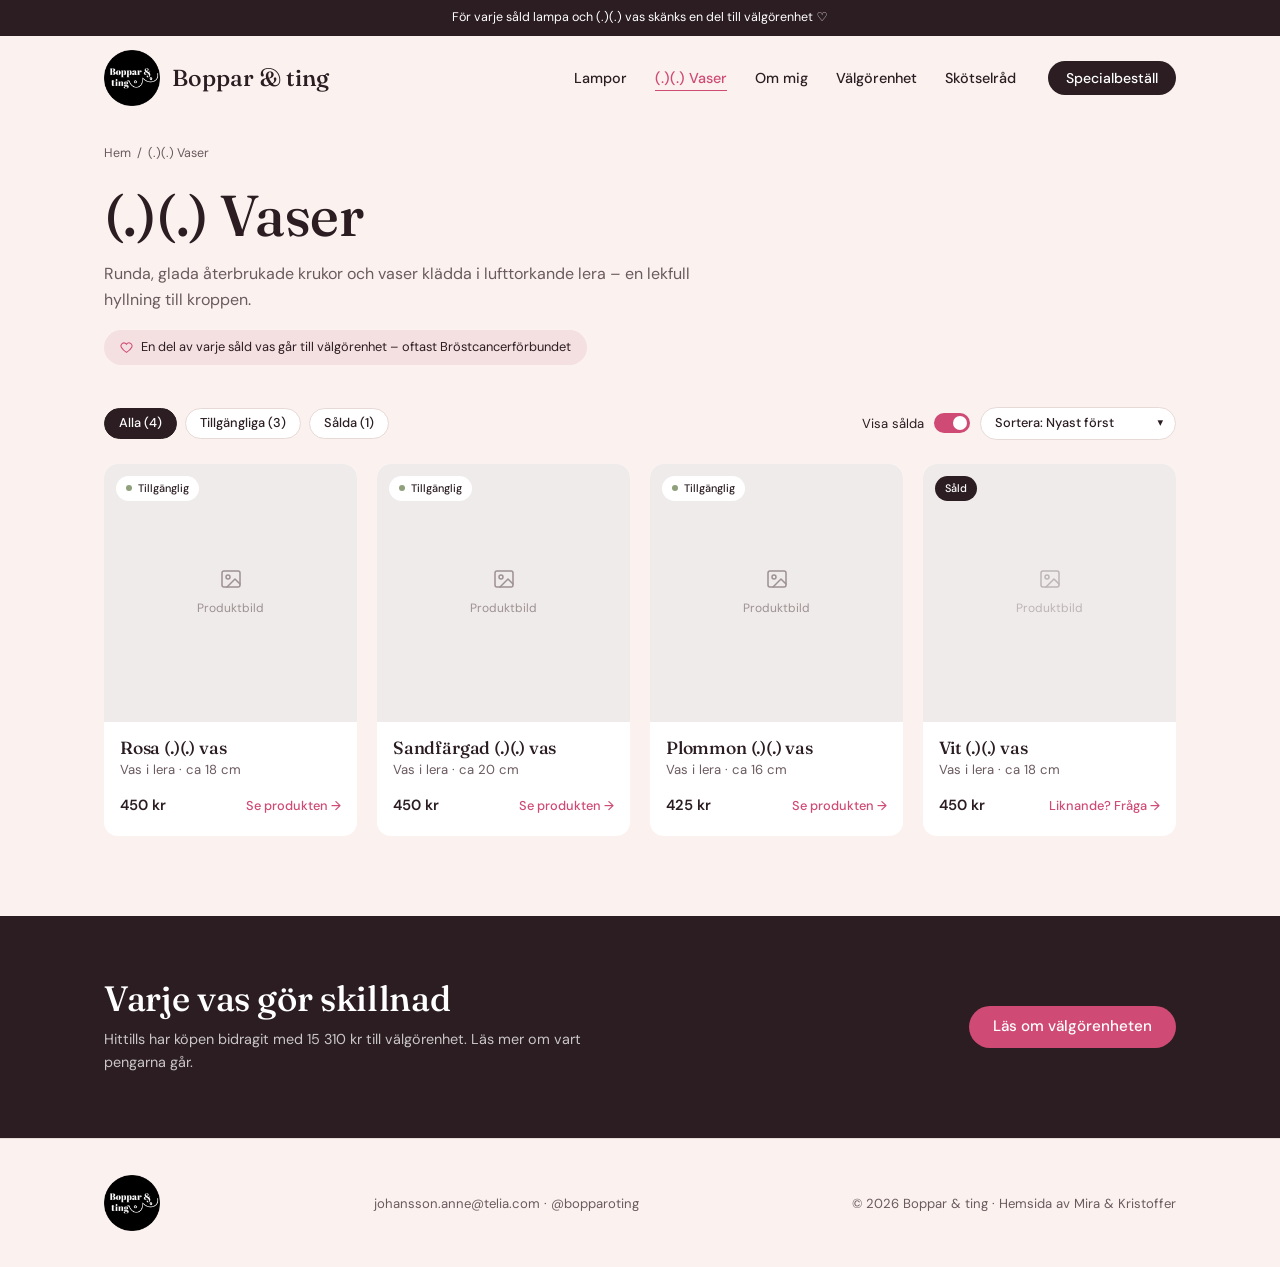
<file: vaser.html>
<!DOCTYPE html>
<html lang="sv">
<head>
  <meta charset="UTF-8" />
  <meta name="viewport" content="width=device-width, initial-scale=1" />
  <title>(.)(.) Vaser – Boppar &amp; ting</title>
  <meta name="description" content="Runda, glada återbrukade krukor och vaser klädda i lufttorkande lera. En del av varje såld vas går till välgörenhet – oftast Bröstcancerförbundet." />
  <link rel="preconnect" href="https://fonts.googleapis.com" />
  <link rel="preconnect" href="https://fonts.gstatic.com" crossorigin />
  <link href="https://fonts.googleapis.com/css2?family=DM+Sans:opsz,wght@9..40,400;9..40,500;9..40,600&family=Fraunces:ital,opsz,wght@0,9..144,400;0,9..144,500;1,9..144,400;1,9..144,500&display=swap" rel="stylesheet" />
  <link rel="stylesheet" href="styles.css" />
  <link rel="icon" href="favicon.ico" sizes="any" />
  <link rel="apple-touch-icon" href="apple-touch-icon.png" />
</head>
<body>

  <div class="topbar">För varje såld lampa och (.)(.) vas skänks en del till välgörenhet ♡</div>

  <header class="site-header">
    <div class="container header-inner">
      <a href="index.html" class="brand" aria-label="Boppar &amp; ting – till startsidan">
        <img class="brand-logo" src="img/logo-96.png" srcset="img/logo-96.png 96w, img/logo-192.png 192w" sizes="(max-width: 640px) 48px, 56px" width="56" height="56" alt="Boppar &amp; ting" />
        <span class="brand-name">Boppar &amp; ting</span>
      </a>
      <button class="nav-toggle" aria-expanded="false" aria-controls="main-nav" aria-label="Öppna meny">
        <span></span><span></span><span></span>
      </button>
      <nav id="main-nav" class="main-nav" aria-label="Huvudmeny">
        <ul>
          <li><a href="lampor.html">Lampor</a></li>
          <li><a href="vaser.html" class="is-active" aria-current="page">(.)(.) Vaser</a></li>
          <li><a href="om-mig.html">Om mig</a></li>
          <li><a href="valgorenhet.html">Välgörenhet</a></li>
          <li><a href="skotselrad.html">Skötselråd</a></li>
        </ul>
        <a href="specialbestallning.html" class="btn btn-dark btn-sm">Specialbeställ</a>
      </nav>
    </div>
  </header>

  <main>

    <section class="page-head">
      <div class="container">
        <p class="breadcrumb"><a href="index.html">Hem</a><span>/</span>(.)(.) Vaser</p>
        <h1 class="page-title">(.)(.) Vaser</h1>
        <p class="lead">Runda, glada återbrukade krukor och vaser klädda i lufttorkande lera – en lekfull hyllning till kroppen.</p>
        <p class="note-pill"><svg viewBox="0 0 24 24" aria-hidden="true"><path d="M12 21s-7-4.6-9.3-9A5.3 5.3 0 0 1 12 6a5.3 5.3 0 0 1 9.3 6c-2.3 4.4-9.3 9-9.3 9z"/></svg>En del av varje såld vas går till välgörenhet – oftast Bröstcancerförbundet</p>
      </div>
    </section>

    <section class="shop" id="shop" data-category="vas" data-page-size="12">
      <div class="container">
        <div class="toolbar">
          <div class="toolbar-left">
            <div class="chips" data-chips role="group" aria-label="Filtrera"></div>
          </div>
          <div class="toolbar-right">
            <label class="switch">
              Visa sålda
              <input type="checkbox" data-show-sold checked />
              <span class="switch-track" aria-hidden="true"></span>
            </label>
            <label class="select">
              <span class="sr-only">Sortera</span>
              <select data-sort aria-label="Sortera">
                <option value="nyast">Sortera: Nyast först</option>
                <option value="pris-lag">Sortera: Pris, lägst först</option>
                <option value="pris-hog">Sortera: Pris, högst först</option>
                <option value="namn">Sortera: Namn A–Ö</option>
              </select>
            </label>
          </div>
        </div>
        <div class="product-grid" data-grid aria-live="polite"></div>
      </div>
    </section>

    <section class="cta-band cta-band--dark">
      <div class="container cta-band-inner">
        <div>
          <h2>Varje vas gör skillnad</h2>
          <p>Hittills har köpen bidragit med <span data-donation-total>15 310 kr</span> till välgörenhet. Läs mer om vart pengarna går.</p>
        </div>
        <a href="valgorenhet.html" class="btn btn-pink">Läs om välgörenheten</a>
      </div>
    </section>
  </main>

  <footer class="site-footer site-footer--simple">
    <div class="container footer-inner">
      <a href="index.html" class="wordmark"><img class="brand-logo" src="img/logo-96.png" srcset="img/logo-96.png 96w, img/logo-192.png 192w" sizes="(max-width: 640px) 48px, 56px" width="56" height="56" alt="Boppar &amp; ting" /></a>
      <p class="footer-contact small muted"><a href="mailto:johansson.anne@telia.com">johansson.anne@telia.com</a> · <a href="https://www.instagram.com/bopparoting/" target="_blank" rel="noopener">@bopparoting</a></p>
      <p class="small muted">© <span id="year">2026</span> Boppar &amp; ting · Hemsida av Mira &amp; Kristoffer</p>
    </div>
  </footer>

  <script src="config.js"></script>
  <script src="products.js"></script>
  <script src="shop.js"></script>
  <script src="donations.js"></script>
  <script src="main.js"></script>
</body>
</html>
</file>
<file: styles.css>
/* ==========================================================
   Boppar & ting – styles
   ========================================================== */

:root {
  --bg: #fbf2f0;
  --ink: #2b1d21;
  --ink-soft: #6b5a5e;
  --pink: #cf4a74;
  --pink-card: #f4dfe1;
  --pink-section: #f6e3e4;
  --sand: #efe2dc;
  --sand-card: #efe4e0;
  --step: #efe4df;
  --step-pink: #ecc9ce;
  --white: #ffffff;
  --placeholder: #efebea;
  --line: #e7d9d6;

  --serif: "Fraunces", Georgia, "Times New Roman", serif;
  --sans: "DM Sans", system-ui, -apple-system, "Segoe UI", sans-serif;

  --radius-lg: 22px;
  --radius: 14px;
  --container: 1120px;
}

*,
*::before,
*::after { box-sizing: border-box; }

html { scroll-behavior: smooth; }

body {
  margin: 0;
  background: var(--bg);
  color: var(--ink);
  font-family: var(--sans);
  font-size: 16px;
  line-height: 1.6;
  -webkit-font-smoothing: antialiased;
}

img { max-width: 100%; display: block; }
a { color: inherit; }

h1, h2, h3 {
  font-family: var(--serif);
  font-weight: 500;
  line-height: 1.1;
  margin: 0;
  letter-spacing: -0.01em;
}
h2 { font-size: clamp(1.8rem, 3vw, 2.4rem); }
h3 { font-size: 1.25rem; }
p { margin: 0; }

.container {
  width: 100%;
  max-width: var(--container);
  margin: 0 auto;
  padding: 0 24px;
}

.muted { color: var(--ink-soft); }
.small { font-size: 0.82rem; }
.center { text-align: center; }

/* ---------- Buttons ---------- */
.btn {
  display: inline-flex;
  align-items: center;
  justify-content: center;
  gap: 0.4em;
  padding: 0.8em 1.5em;
  border-radius: 999px;
  border: 1.5px solid transparent;
  font: 500 0.95rem/1 var(--sans);
  text-decoration: none;
  cursor: pointer;
  transition: transform .15s ease, background-color .15s ease, color .15s ease, border-color .15s ease;
}
.btn:hover { transform: translateY(-1px); }
.btn-sm { padding: 0.65em 1.2em; font-size: 0.88rem; }

.btn-dark { background: var(--ink); color: var(--white); }
.btn-dark:hover { background: #45313a; }

.btn-outline { border-color: var(--ink); color: var(--ink); background: transparent; }
.btn-outline:hover { background: var(--ink); color: var(--white); }

.btn-light { background: var(--pink-card); color: var(--ink); }
.btn-light:hover { background: var(--white); }

.btn-outline-light { border-color: rgba(255,255,255,.8); color: var(--white); }
.btn-outline-light:hover { background: var(--white); color: var(--ink); }

.btn-row { display: flex; flex-wrap: wrap; gap: 12px; }

.link-arrow {
  color: var(--pink);
  font-weight: 500;
  font-size: 0.9rem;
  text-decoration: none;
  white-space: nowrap;
}
.link-arrow::after { content: " →"; transition: margin .15s ease; }
.link-arrow:hover::after { margin-left: 4px; }
.link-arrow.small { font-size: 0.8rem; }

/* ---------- Topbar ---------- */
.topbar {
  background: var(--ink);
  color: var(--white);
  text-align: center;
  font-size: 0.78rem;
  padding: 8px 16px;
}

/* ---------- Header ---------- */
.site-header {
  position: sticky;
  top: 0;
  z-index: 50;
  background: color-mix(in srgb, var(--bg) 92%, transparent);
  backdrop-filter: blur(8px);
}
.header-inner {
  display: flex;
  align-items: center;
  justify-content: space-between;
  height: 84px;
}

.brand {
  display: inline-flex;
  align-items: center;
  gap: 12px;
  text-decoration: none;
}
.brand-mark {
  width: 48px;
  height: 48px;
  border-radius: 50%;
  background: var(--ink);
  color: var(--white);
  display: grid;
  place-items: center;
  text-align: center;
  font-family: var(--serif);
  font-size: 0.6rem;
  line-height: 1.05;
}
.brand-logo {
  width: 56px;
  height: 56px;
  display: block;
  flex: none;
}
.brand-name {
  font-family: var(--serif);
  font-size: 1.45rem;
  font-weight: 500;
}

.main-nav { display: flex; align-items: center; gap: 32px; }
.main-nav ul {
  list-style: none;
  display: flex;
  gap: 28px;
  margin: 0;
  padding: 0;
}
.main-nav ul a {
  text-decoration: none;
  font-size: 0.9rem;
  font-weight: 500;
  position: relative;
}
.main-nav ul a::after {
  content: "";
  position: absolute;
  left: 0; right: 0; bottom: -4px;
  height: 1.5px;
  background: var(--pink);
  transform: scaleX(0);
  transition: transform .2s ease;
}
.main-nav ul a:hover::after { transform: scaleX(1); }

.nav-toggle {
  display: none;
  background: none;
  border: 0;
  width: 44px; height: 44px;
  padding: 10px;
  cursor: pointer;
}
.nav-toggle span {
  display: block;
  height: 2px;
  background: var(--ink);
  margin: 5px 0;
  transition: transform .2s ease, opacity .2s ease;
}
.nav-toggle[aria-expanded="true"] span:nth-child(1) { transform: translateY(7px) rotate(45deg); }
.nav-toggle[aria-expanded="true"] span:nth-child(2) { opacity: 0; }
.nav-toggle[aria-expanded="true"] span:nth-child(3) { transform: translateY(-7px) rotate(-45deg); }

/* ---------- Hero ---------- */
.hero { padding: 40px 0 72px; }
.hero-inner {
  display: grid;
  grid-template-columns: 1fr 1fr;
  gap: 56px;
  align-items: center;
}
.tag {
  display: inline-block;
  background: var(--pink-card);
  font-size: 0.78rem;
  font-weight: 500;
  padding: 6px 14px;
  border-radius: 999px;
  margin-bottom: 20px;
}
.hero-title {
  font-size: clamp(2.8rem, 6vw, 4.4rem);
  line-height: 1;
  margin-bottom: 22px;
}
.hero-title em { color: var(--pink); font-style: italic; }
/* Startsidans rubrik: rakare och stramare (lägre optisk storlek, tightare spärrning) */
.hero > .container .hero-title { font-variation-settings: "opsz" 24; font-weight: 400; letter-spacing: -0.025em; }
.lead { color: var(--ink-soft); max-width: 44ch; margin-bottom: 28px; }

.checks {
  list-style: none;
  padding: 0;
  margin: 22px 0 0;
  display: flex;
  flex-wrap: wrap;
  gap: 6px 16px;
  font-size: 0.78rem;
  color: var(--ink-soft);
}
.checks li::before { content: "✓ "; color: var(--ink); }

/* ---------- Placeholders ---------- */
.placeholder {
  background: var(--placeholder);
  color: #9d9192;
  display: flex;
  flex-direction: column;
  align-items: center;
  justify-content: center;
  gap: 8px;
  font-size: 0.75rem;
  position: relative;
  overflow: hidden;
}
.placeholder img { position: absolute; inset: 0; width: 100%; height: 100%; object-fit: cover; }
.ph-icon {
  width: 24px; height: 24px;
  fill: none;
  stroke: currentColor;
  stroke-width: 1.5;
  stroke-linecap: round;
  stroke-linejoin: round;
}

.hero-media {
  background: #efe3e2;
  border-radius: var(--radius-lg);
  aspect-ratio: 1 / 0.82;
}

/* ---------- Divider (fyrkantsbård) ---------- */
.divider {
  height: 10px;
  background-image: linear-gradient(90deg, var(--line) 0 10px, transparent 10px 20px);
  background-size: 20px 10px;
  background-repeat: repeat-x;
}

/* ---------- Sections ---------- */
.section { padding: 80px 0; }
.section--sand { background: var(--sand); }
.section--pink { background: var(--pink-section); }

.section-head {
  display: flex;
  justify-content: space-between;
  align-items: flex-end;
  gap: 16px;
  margin-bottom: 28px;
}
.section-head p { margin-top: 8px; font-size: 0.88rem; }

/* ---------- Categories ---------- */
.category-grid {
  display: grid;
  grid-template-columns: 1fr 1fr;
  gap: 24px;
}
.category-card {
  min-height: 180px;
  border-radius: var(--radius);
  padding: 28px;
  display: flex;
  flex-direction: column;
  justify-content: flex-end;
  text-decoration: none;
  transition: transform .2s ease, box-shadow .2s ease;
}
.category-card:hover { transform: translateY(-3px); box-shadow: 0 12px 28px rgba(43,29,33,.08); }
.category-card h3 { font-size: 1.6rem; margin-bottom: 6px; }
.category-card p { font-size: 0.85rem; color: var(--ink-soft); }
.category-card--pink { background: var(--pink-card); }
.category-card--sand { background: var(--sand-card); }

/* ---------- Products ---------- */
.product-grid {
  display: grid;
  grid-template-columns: repeat(4, 1fr);
  gap: 20px;
}
.product {
  background: var(--white);
  border-radius: var(--radius);
  overflow: hidden;
  display: flex;
  flex-direction: column;
  transition: transform .2s ease, box-shadow .2s ease;
}
.product:hover { transform: translateY(-3px); box-shadow: 0 12px 28px rgba(43,29,33,.08); }
/* Hela kortet klickbart: titellänken sträcks ut över kortet */
.product { position: relative; }
.product:has(.card-link) { cursor: pointer; }
.card-link { color: inherit; text-decoration: none; }
.card-link::after { content: ""; position: absolute; inset: 0; z-index: 1; }
.card-link:focus-visible { outline: none; }
.product:has(.card-link:focus-visible) { outline: 2px solid currentColor; outline-offset: 3px; }
.product .product-foot a { position: relative; z-index: 2; }
.product-media { aspect-ratio: 1 / 0.9; }
.product.is-sold .product-media > :not(.badge) { opacity: .6; }

.badge {
  position: absolute;
  top: 12px; left: 12px;
  background: var(--white);
  color: var(--ink);
  font-size: 0.68rem;
  font-weight: 500;
  padding: 4px 10px;
  border-radius: 999px;
  display: inline-flex;
  align-items: center;
  gap: 6px;
}
.badge .dot {
  width: 6px; height: 6px;
  border-radius: 50%;
  background: #8fa07a;
}
.badge--sold { background: var(--ink); color: var(--white); }

.product-body { padding: 16px 16px 18px; display: flex; flex-direction: column; flex: 1; }
.product-body h3 { font-size: 1.1rem; margin-bottom: 2px; }
.product-foot {
  margin-top: auto;
  padding-top: 14px;
  display: flex;
  justify-content: space-between;
  align-items: center;
  gap: 8px;
}
.price { font-weight: 600; font-size: 0.92rem; }

/* ---------- Charity ---------- */
.charity {
  display: grid;
  grid-template-columns: 1fr 1fr;
  gap: 56px;
  align-items: center;
}
.eyebrow {
  display: block;
  color: var(--pink);
  font-size: 0.72rem;
  font-weight: 600;
  letter-spacing: 0.12em;
  text-transform: uppercase;
  margin-bottom: 14px;
}
.h2-lg { font-size: clamp(2rem, 3.6vw, 2.8rem); margin-bottom: 18px; }
.charity-text p { color: var(--ink-soft); max-width: 42ch; margin-bottom: 26px; }

.donation-card {
  background: var(--white);
  border-radius: var(--radius-lg);
  padding: 28px 28px 20px;
  box-shadow: 0 10px 30px rgba(43,29,33,.05);
}
.donation-total {
  font-family: var(--serif);
  color: var(--pink);
  font-size: clamp(2.6rem, 5vw, 3.4rem);
  line-height: 1.1;
  margin: 6px 0 8px;
}
.donation-list {
  list-style: none;
  padding: 0;
  margin: 18px 0 0;
  border-top: 1px solid var(--line);
}
.donation-list li {
  display: flex;
  justify-content: space-between;
  gap: 12px;
  padding: 12px 0;
  font-size: 0.82rem;
  border-bottom: 1px solid var(--line);
}
.donation-list li:last-child { border-bottom: 0; }

/* ---------- Process ---------- */
.process h2 { margin-bottom: 48px; }
.steps {
  list-style: none;
  padding: 0;
  margin: 0 0 40px;
  display: grid;
  grid-template-columns: repeat(3, 1fr);
  gap: 40px;
  text-align: center;
}
.step-num {
  width: 52px; height: 52px;
  border-radius: 50%;
  background: var(--step);
  display: inline-grid;
  place-items: center;
  font-family: var(--serif);
  font-size: 1.3rem;
  margin-bottom: 16px;
}
.step-num--pink { background: var(--step-pink); }
.step h3 { font-size: 1.2rem; margin-bottom: 10px; }
.step p { color: var(--ink-soft); font-size: 0.85rem; max-width: 30ch; margin: 0 auto; }

/* ---------- CTA ---------- */
.cta { background: var(--ink); color: var(--white); padding: 72px 0; }
.cta-inner {
  display: flex;
  justify-content: space-between;
  align-items: center;
  gap: 40px;
}
.cta h2 { font-size: clamp(1.8rem, 3vw, 2.3rem); max-width: 16ch; margin-bottom: 14px; }
.cta p { color: rgba(255,255,255,.75); max-width: 50ch; font-size: 0.9rem; }

/* ---------- Footer ---------- */
.site-footer { padding: 36px 0; }
.footer-inner {
  display: flex;
  justify-content: space-between;
  align-items: center;
  gap: 24px;
  flex-wrap: wrap;
}
.footer-links {
  list-style: none;
  display: flex;
  flex-wrap: wrap;
  gap: 24px;
  margin: 0;
  padding: 0;
  font-size: 0.85rem;
  font-weight: 500;
}
.footer-links a { text-decoration: none; }
.footer-links a:hover { color: var(--pink); }
.footer-contact a { text-decoration: none; }
.footer-contact a:hover { color: var(--pink); }

/* ---------- Focus ---------- */
:focus-visible { outline: 2px solid var(--pink); outline-offset: 3px; border-radius: 4px; }

/* ==========================================================
   Responsive
   ========================================================== */
@media (max-width: 1000px) {
  .product-grid { grid-template-columns: repeat(2, 1fr); }
}

@media (max-width: 880px) {
  .nav-toggle { display: block; }
  .main-nav {
    position: absolute;
    top: 100%;
    left: 0; right: 0;
    background: var(--bg);
    flex-direction: column;
    align-items: flex-start;
    gap: 20px;
    padding: 8px 24px 28px;
    border-bottom: 1px solid var(--line);
    display: none;
  }
  .main-nav.is-open { display: flex; }
  .main-nav ul { flex-direction: column; gap: 16px; }
  .main-nav ul a { font-size: 1.05rem; }

  .hero-inner,
  .charity { grid-template-columns: 1fr; gap: 40px; }
  .hero { padding-top: 24px; }

  .cta-inner { flex-direction: column; align-items: flex-start; }
}

@media (max-width: 640px) {
  .section { padding: 60px 0; }
  .header-inner { height: 72px; }
  .brand-name { font-size: 1.25rem; }
  .brand-logo { width: 48px; height: 48px; }
  .category-grid { grid-template-columns: 1fr; }
  .category-card { min-height: 140px; }
  .steps { grid-template-columns: 1fr; gap: 32px; }
  .section-head { flex-direction: column; align-items: flex-start; }
  .footer-inner { flex-direction: column; align-items: flex-start; }
}

@media (max-width: 460px) {
  .product-grid { grid-template-columns: 1fr; }
}

@media (prefers-reduced-motion: reduce) {
  * { transition: none !important; scroll-behavior: auto !important; }
}

/* ==========================================================
   Undersidor – Lampor, Vaser, Alla produkter
   ========================================================== */

/* Aktiv menylänk */
.main-nav ul a.is-active { color: var(--pink); }
.main-nav ul a.is-active::after { transform: scaleX(1); }

.btn-pink { background: var(--pink); color: var(--white); }
.btn-pink:hover { background: #b83c63; }

.page-head { padding: 24px 0 8px; }
.breadcrumb {
  font-size: 0.78rem;
  color: var(--ink-soft);
  margin-bottom: 20px;
}
.breadcrumb a { text-decoration: none; }
.breadcrumb a:hover { color: var(--pink); }
.breadcrumb span { margin: 0 6px; }
.page-title {
  font-size: clamp(2.6rem, 5.5vw, 3.6rem);
  margin-bottom: 14px;
}
.page-head .lead { max-width: 58ch; margin-bottom: 18px; }

.note-pill {
  display: inline-flex;
  align-items: center;
  gap: 8px;
  background: var(--pink-card);
  font-size: 0.8rem;
  padding: 7px 16px;
  border-radius: 999px;
}
.note-pill svg { width: 13px; height: 13px; stroke: var(--pink); fill: none; stroke-width: 2; }

/* Verktygsrad */
.shop { padding: 18px 0 80px; }
.toolbar {
  display: flex;
  justify-content: space-between;
  align-items: center;
  gap: 16px;
  flex-wrap: wrap;
  margin: 16px 0 24px;
}
.toolbar-left, .toolbar-right { display: flex; align-items: center; gap: 10px; flex-wrap: wrap; }
.chips { display: flex; gap: 8px; flex-wrap: wrap; }
.toolbar-sep { width: 1px; height: 22px; background: var(--line); margin: 0 6px; }

.chip,
.chip-toggle {
  font: 500 0.8rem/1 var(--sans);
  padding: 8px 14px;
  border-radius: 999px;
  border: 1px solid var(--line);
  background: var(--white);
  color: var(--ink);
  cursor: pointer;
  transition: background-color .15s ease, color .15s ease, border-color .15s ease;
}
.chip:hover, .chip-toggle:hover { border-color: var(--ink); }
.chip.is-active,
.chip-toggle.is-active { background: var(--ink); color: var(--white); border-color: var(--ink); }
.chip-toggle { display: inline-flex; align-items: center; }
.chip-toggle input { position: absolute; opacity: 0; pointer-events: none; }
.chip-toggle:has(input:focus-visible) { outline: 2px solid var(--pink); outline-offset: 2px; }

/* Switch */
.switch {
  display: inline-flex;
  align-items: center;
  gap: 10px;
  font-size: 0.82rem;
  cursor: pointer;
  user-select: none;
}
.switch input { position: absolute; opacity: 0; pointer-events: none; }
.switch-track {
  width: 36px; height: 20px;
  border-radius: 999px;
  background: #d8cbc8;
  position: relative;
  transition: background-color .2s ease;
}
.switch-track::after {
  content: "";
  position: absolute;
  top: 3px; left: 3px;
  width: 14px; height: 14px;
  border-radius: 50%;
  background: var(--white);
  transition: transform .2s ease;
}
.switch input:checked + .switch-track { background: var(--pink); }
.switch input:checked + .switch-track::after { transform: translateX(16px); }
.switch input:focus-visible + .switch-track { outline: 2px solid var(--pink); outline-offset: 2px; }

/* Sortering */
.select {
  position: relative;
  display: inline-flex;
}
.select select {
  appearance: none;
  font: 500 0.8rem/1 var(--sans);
  color: var(--ink);
  background: var(--white);
  border: 1px solid var(--line);
  border-radius: 999px;
  padding: 9px 32px 9px 14px;
  cursor: pointer;
}
.select::after {
  content: "▾";
  position: absolute;
  right: 13px; top: 50%;
  transform: translateY(-50%);
  font-size: 0.7rem;
  pointer-events: none;
}

.shop .product-media { aspect-ratio: 1 / 1.02; }
.empty { grid-column: 1 / -1; padding: 40px 0; text-align: center; }

.load-more {
  display: flex;
  flex-direction: column;
  align-items: center;
  gap: 12px;
  margin-top: 32px;
}
.load-more .btn { padding: 0.7em 1.4em; font-size: 0.85rem; }

/* CTA-band */
.cta-band { padding: 64px 0; }
.cta-band--pink { background: var(--pink-section); }
.cta-band--dark { background: var(--ink); color: var(--white); }
.cta-band.cta-band--dark p { color: rgba(255,255,255,.75); }
.cta-band-inner {
  display: flex;
  justify-content: space-between;
  align-items: center;
  gap: 32px;
}
.cta-band h2 { font-size: clamp(1.7rem, 3vw, 2.2rem); margin-bottom: 10px; }
.cta-band p { color: var(--ink-soft); max-width: 52ch; font-size: 0.9rem; }

/* Enkel sidfot */
.site-footer--simple { border-top: 1px solid var(--line); }
.wordmark {
  font-family: var(--serif);
  font-size: 1.3rem;
  font-weight: 500;
  text-decoration: none;
}

@media (max-width: 880px) {
  .main-nav ul a.is-active::after { transform: scaleX(0); }
}
@media (max-width: 640px) {
  .toolbar { flex-direction: column; align-items: flex-start; }
  .cta-band-inner { flex-direction: column; align-items: flex-start; }
  .toolbar-sep { display: none; }
}
@media (max-width: 460px) {
  /* två kolumner på mobil i butiksvyerna */
  .shop .product-grid { grid-template-columns: 1fr 1fr; gap: 12px; }
  .shop .product-body { padding: 12px; }
  .shop .product-body h3 { font-size: 1rem; }
  .shop .product-foot { flex-direction: column; align-items: flex-start; gap: 4px; }
}

.sr-only {
  position: absolute; width: 1px; height: 1px; padding: 0; margin: -1px;
  overflow: hidden; clip: rect(0 0 0 0); white-space: nowrap; border: 0;
}

[hidden] { display: none !important; }

/* ==========================================================
   Om mig, Välgörenhet, Skötselråd
   ========================================================== */

.todo { color: var(--pink); }

.icon-circle {
  width: 40px; height: 40px;
  border-radius: 50%;
  background: var(--pink-card);
  display: grid;
  place-items: center;
  margin-bottom: 16px;
}
.icon-circle svg {
  width: 18px; height: 18px;
  fill: none;
  stroke: var(--ink);
  stroke-width: 1.6;
  stroke-linecap: round;
  stroke-linejoin: round;
}

.card {
  background: var(--white);
  border-radius: var(--radius);
  padding: 26px 24px;
}
.card h3 { font-size: 1.15rem; margin-bottom: 8px; }
.card p { font-size: 0.85rem; color: var(--ink-soft); }

.card-grid {
  display: grid;
  grid-template-columns: repeat(3, 1fr);
  gap: 20px;
}
.section h2.section-title { margin-bottom: 32px; }

/* ---------- Om mig ---------- */
.about-hero { padding: 32px 0 80px; }
.about-hero .hero-inner { align-items: center; }
.about-hero .lead { margin-bottom: 14px; }
.about-media {
  border-radius: var(--radius-lg);
  aspect-ratio: 1 / 1.08;
  background: #efe3e2;
  overflow: visible;
}
.lamp-illo {
  position: absolute;
  left: 4%;
  bottom: 6%;
  width: 70px;
}

.split {
  display: grid;
  grid-template-columns: 1fr 1.15fr;
  gap: 64px;
  align-items: center;
}
.circle-media {
  aspect-ratio: 1;
  border-radius: 50%;
  background: #eadad7;
}
.split .tag { margin-bottom: 14px; }
.split p { color: var(--ink-soft); max-width: 48ch; margin: 16px 0 26px; font-size: 0.92rem; }

.insta-grid {
  display: grid;
  grid-template-columns: repeat(5, 1fr);
  gap: 16px;
}
.insta-grid a {
  aspect-ratio: 1;
  border-radius: 12px;
  background: #e6d5d1;
  text-decoration: none;
  transition: transform .2s ease;
}
.insta-grid a:hover { transform: translateY(-3px); }

/* ---------- Välgörenhet ---------- */
.page-hero { padding: 48px 0 72px; }
.page-hero--pink { background: var(--pink-section); }
.page-hero .tag { background: var(--white); }
.page-hero .lead { margin-bottom: 26px; }
.donation-card .donation-note { margin-top: 14px; font-size: 0.78rem; color: var(--ink-soft); }

.card-grid--center .card { text-align: center; }
.card-grid--center .icon-circle { margin-left: auto; margin-right: auto; }

.donations {
  display: grid;
  grid-template-columns: 1fr 1.6fr;
  gap: 56px;
  align-items: start;
}
.donations p { color: var(--ink-soft); font-size: 0.88rem; margin-top: 14px; max-width: 34ch; }
.donation-table {
  background: var(--white);
  border-radius: var(--radius);
  padding: 6px 22px;
}
.donation-row {
  display: grid;
  grid-template-columns: 110px 1fr auto auto;
  gap: 20px;
  align-items: center;
  padding: 14px 0;
  border-bottom: 1px solid var(--line);
  text-decoration: none;
  font-size: 0.85rem;
}
.donation-row:last-child { border-bottom: 0; }
.donation-row:hover .donation-org { color: var(--pink); }
.donation-date { color: var(--ink-soft); font-size: 0.8rem; }
.donation-org { font-family: var(--serif); font-weight: 500; font-size: 0.98rem; transition: color .15s ease; }
.donation-link { color: var(--pink); font-size: 0.8rem; font-weight: 500; }

.why {
  display: grid;
  grid-template-columns: 1.4fr 1fr;
  gap: 56px;
  align-items: center;
}
.why p { margin: 16px 0 18px; max-width: 54ch; }
.why-media { aspect-ratio: 1.15 / 1; border-radius: var(--radius-lg); background: #ebdedb; }
.link-plain { font-size: 0.85rem; font-weight: 500; text-decoration: none; }
.link-plain:hover { color: var(--pink); }

/* ---------- Skötselråd ---------- */
.care-card ul {
  margin: 14px 0 0;
  padding-left: 18px;
  font-size: 0.85rem;
  display: grid;
  gap: 8px;
}
.care-card li::marker { color: var(--ink); }
.care-card--dark { background: var(--ink); color: var(--white); }
.care-card--dark p { color: rgba(255,255,255,.75); margin-bottom: 22px; }
.care-card--dark h3 { font-size: 1.3rem; }

.faq {
  display: grid;
  grid-template-columns: 1fr 1.5fr;
  gap: 56px;
  align-items: start;
}
.faq-intro p { color: var(--ink-soft); font-size: 0.88rem; margin-top: 14px; max-width: 32ch; }
.faq-list { display: grid; gap: 12px; }
.faq-list details {
  background: var(--white);
  border-radius: 12px;
  padding: 0 22px;
}
.faq-list summary {
  list-style: none;
  cursor: pointer;
  display: flex;
  justify-content: space-between;
  align-items: center;
  gap: 16px;
  padding: 18px 0;
  font-weight: 500;
  font-size: 0.9rem;
}
.faq-list summary::-webkit-details-marker { display: none; }
.faq-list summary::after { content: "+"; font-size: 1.2rem; font-weight: 400; line-height: 1; }
.faq-list details[open] summary::after { content: "–"; }
.faq-list details p { padding: 0 0 18px; font-size: 0.85rem; }

@media (max-width: 880px) {
  .card-grid { grid-template-columns: 1fr 1fr; }
  .split, .donations, .why, .faq { grid-template-columns: 1fr; gap: 36px; }
  .circle-media { max-width: 360px; width: 100%; }
  .insta-grid { grid-template-columns: repeat(3, 1fr); }
}
@media (max-width: 640px) {
  .card-grid { grid-template-columns: 1fr; }
  .insta-grid { grid-template-columns: repeat(2, 1fr); }
  .insta-grid a:nth-child(5) { display: none; }
  .donation-row { grid-template-columns: 1fr auto; gap: 4px 12px; }
  .donation-date { grid-column: 1 / -1; }
  .donation-link { grid-column: 2; grid-row: 3; }
}

/* ==========================================================
   Formulär
   ========================================================== */
.form-card {
  background: var(--white);
  border: 1px solid var(--line);
  border-radius: var(--radius-lg);
  padding: 32px;
  display: grid;
  gap: 22px;
}
.form-card h2 { font-size: 1.6rem; }
.form-card > .muted { margin-top: -14px; }

.field { display: grid; gap: 7px; border: 0; padding: 0; margin: 0; min-width: 0; }
.field > span,
.field legend {
  font-size: 0.78rem;
  font-weight: 600;
  padding: 0;
  margin-bottom: 7px;
}
.field input,
.field textarea {
  width: 100%;
  font: 400 0.9rem/1.4 var(--sans);
  color: var(--ink);
  background: var(--white);
  border: 1px solid var(--line);
  border-radius: 10px;
  padding: 12px 14px;
  transition: border-color .15s ease, box-shadow .15s ease;
}
.field textarea { resize: vertical; min-height: 96px; }
.field input::placeholder, .field textarea::placeholder { color: #b3a6a8; }
.field input:focus, .field textarea:focus {
  outline: none;
  border-color: var(--pink);
  box-shadow: 0 0 0 3px rgba(207,74,116,.15);
}
.was-validated .field :invalid { border-color: #c0392b; }
.was-validated .check input:invalid + span { color: #c0392b; }

.field-row { display: grid; grid-template-columns: 1fr 1fr; gap: 16px; }

/* Val-chips (radio/checkbox) */
.opts { display: flex; flex-wrap: wrap; gap: 8px; }
.opt { position: relative; cursor: pointer; }
.opt input { position: absolute; opacity: 0; pointer-events: none; }
.opt span {
  display: inline-flex;
  align-items: center;
  gap: 8px;
  font: 500 0.82rem/1 var(--sans);
  padding: 10px 16px;
  border-radius: 999px;
  border: 1px solid var(--line);
  background: var(--white);
  transition: background-color .15s ease, color .15s ease, border-color .15s ease;
}
.opt:hover span { border-color: var(--ink); }
.opt input:checked + span { background: var(--ink); color: var(--white); border-color: var(--ink); }
.opt input:focus-visible + span { outline: 2px solid var(--pink); outline-offset: 2px; }
.swatch {
  width: 12px; height: 12px;
  border-radius: 50%;
  box-shadow: inset 0 0 0 1px rgba(0,0,0,.08);
}

/* ---------- Färgverktyg (specialbeställning) ---------- */
.color-studio { gap: 16px; }
.color-studio legend { margin-bottom: 2px; }
.field-hint { margin: -4px 0 0; font-size: 0.8rem; color: var(--ink-soft); }

.palette {
  position: relative;
  display: grid;
  grid-template-columns: repeat(auto-fill, minmax(68px, 1fr));
  gap: 14px 6px;
}
.sw { position: relative; display: grid; justify-items: center; gap: 6px; cursor: pointer; text-align: center; }
.color-studio .sw input { position: absolute; opacity: 0; width: 1px; height: 1px; padding: 0; border: 0; pointer-events: none; }
.sw-dot {
  position: relative;
  width: 40px; height: 40px;
  border-radius: 50%;
  background: var(--c, var(--white));
  box-shadow: inset 0 0 0 1px rgba(43,29,33,.12);
  display: grid; place-items: center;
  transition: transform .15s ease, box-shadow .15s ease;
}
.sw:hover .sw-dot { transform: scale(1.08); }
.sw input:checked + .sw-dot {
  box-shadow: inset 0 0 0 1px rgba(43,29,33,.12), 0 0 0 3px var(--white), 0 0 0 5px var(--ink);
}
.sw input:checked + .sw-dot::after {
  content: "";
  width: 12px; height: 7px;
  border: solid #fff; border-width: 0 0 2.5px 2.5px;
  transform: translateY(-2px) rotate(-45deg);
  filter: drop-shadow(0 0 1.5px rgba(0,0,0,.45));
}
.sw input:focus-visible + .sw-dot { outline: 2px solid var(--pink); outline-offset: 6px; }
.sw-name { font-size: 0.72rem; line-height: 1.2; color: var(--ink-soft); }
.sw input:checked ~ .sw-name { color: var(--ink); font-weight: 600; }

.sw--custom .sw-dot {
  background: conic-gradient(from 0deg, #e48aa3, #e9c45a, #a8d4bf, #5f82b3, #b9a6d6, #e48aa3);
}
.sw--custom input:checked + .sw-dot { background: var(--c); }
.sw--custom svg, .sw--surprise svg { width: 18px; height: 18px; fill: none; stroke: #fff; stroke-width: 2.5; stroke-linecap: round; stroke-linejoin: round; }
.sw--custom input:checked + .sw-dot svg { display: none; }
.sw--surprise .sw-dot { background: var(--pink-card); }
.sw--surprise svg { stroke: var(--pink); stroke-width: 1.8; }
.sw--surprise input:checked + .sw-dot { background: var(--pink); }
.sw--surprise input:checked + .sw-dot svg { display: none; }
.color-studio .sw-picker {
  position: absolute; left: 0; bottom: 0;
  width: 1px; height: 1px; padding: 0; border: 0; opacity: 0; pointer-events: none;
}

.mix {
  background: var(--bg);
  border-radius: var(--radius);
  padding: 16px;
  display: grid;
  gap: 12px;
}
.mix[hidden] { display: none; }
.mix-head { display: flex; justify-content: space-between; align-items: baseline; gap: 12px; }
.mix-title { font-family: var(--serif); font-size: 1.05rem; }
.mix-note { font-size: 0.75rem; color: var(--ink-soft); }
.mix-strip {
  display: flex;
  height: 44px;
  border-radius: 12px;
  overflow: hidden;
  box-shadow: inset 0 0 0 1px rgba(43,29,33,.08);
  transition: filter .25s ease;
}
.mix-strip span { flex: 2 1 0; background: var(--c); transition: flex-grow .3s ease; }
.mix-list { list-style: none; margin: 0; padding: 0; display: grid; gap: 8px; }
.mix-row {
  display: grid;
  grid-template-columns: 22px 1fr auto auto;
  align-items: center;
  gap: 10px;
  background: var(--white);
  border-radius: 10px;
  padding: 8px 8px 8px 12px;
}
.mix-dot {
  width: 22px; height: 22px; border-radius: 50%;
  background: var(--c);
  box-shadow: inset 0 0 0 1px rgba(43,29,33,.12);
  border: 0; padding: 0;
}
.mix-dot--edit { cursor: pointer; box-shadow: inset 0 0 0 1px rgba(43,29,33,.12), 0 0 0 2px var(--white), 0 0 0 3px var(--line); }
.mix-name { font-size: 0.85rem; font-weight: 500; }
.seg { display: inline-flex; background: var(--bg); border-radius: 999px; padding: 3px; }
.seg label { position: relative; cursor: pointer; }
.color-studio .seg input { position: absolute; opacity: 0; width: 1px; height: 1px; padding: 0; border: 0; pointer-events: none; }
.seg span {
  display: block;
  font-size: 0.72rem;
  font-weight: 500;
  padding: 6px 10px;
  border-radius: 999px;
  color: var(--ink-soft);
  transition: background-color .15s ease, color .15s ease;
}
.seg label:hover span { color: var(--ink); }
.seg input:checked + span { background: var(--ink); color: var(--white); }
.seg input:focus-visible + span { outline: 2px solid var(--pink); outline-offset: 1px; }
.mix-remove {
  width: 28px; height: 28px;
  border: 0; border-radius: 50%;
  background: transparent;
  color: var(--ink-soft);
  font-size: 1.1rem; line-height: 1;
  cursor: pointer;
}
.mix-remove:hover { background: var(--bg); color: var(--ink); }

.mood { display: grid; gap: 14px; padding-top: 4px; }
.mood-title { margin: 0; font-size: 0.78rem; font-weight: 600; }
.scale { display: grid; gap: 6px; }
.scale-top { display: flex; justify-content: space-between; align-items: baseline; font-size: 0.8rem; }
.scale-top output { font-size: 0.78rem; font-weight: 600; color: var(--pink); }
.scale-ends { display: flex; justify-content: space-between; font-size: 0.7rem; color: var(--ink-soft); }
.color-studio input[type="range"] {
  -webkit-appearance: none; appearance: none;
  width: 100%; height: 10px;
  padding: 0; border: 0;
  border-radius: 999px;
  background: var(--track);
  box-shadow: inset 0 0 0 1px rgba(43,29,33,.08);
  cursor: pointer;
}
.scale--ton     { --track: linear-gradient(90deg, #fbe3ea, #e48aa3 50%, #5e2a3b); }
.scale--styrka  { --track: linear-gradient(90deg, #c9b9bc, #d98aa0 50%, #ff2f6d); }
.scale--uttryck { --track: linear-gradient(90deg, #e48aa3, #ecb3c3 40%, #e9c45a 60%, #8fa07a 75%, #5f82b3 90%, #b9a6d6); }
.color-studio input[type="range"]::-webkit-slider-thumb {
  -webkit-appearance: none; appearance: none;
  width: 24px; height: 24px; border-radius: 50%;
  background: var(--white);
  border: 2px solid var(--ink);
  box-shadow: 0 2px 6px rgba(43,29,33,.2);
  transition: transform .15s ease;
}
.color-studio input[type="range"]::-moz-range-thumb {
  width: 20px; height: 20px; border-radius: 50%;
  background: var(--white);
  border: 2px solid var(--ink);
  box-shadow: 0 2px 6px rgba(43,29,33,.2);
}
.color-studio input[type="range"]:hover::-webkit-slider-thumb { transform: scale(1.1); }
.color-studio input[type="range"]:focus { outline: none; box-shadow: none; }
.color-studio input[type="range"]:focus-visible { outline: 2px solid var(--pink); outline-offset: 6px; }

.color-studio.is-surprise .mix-strip { background: var(--pink-card); }

@media (max-width: 560px) {
  .palette { grid-template-columns: repeat(5, 1fr); }
  .mix-row { grid-template-columns: 22px 1fr auto; }
  .mix-row .seg { grid-column: 1 / -1; justify-self: start; }
  .mix-row .mix-remove { grid-column: 3; grid-row: 1; }
}

/* Valkort */
.choice-row { display: grid; grid-template-columns: 1fr 1fr; gap: 12px; }
.choice {
  position: relative;
  display: flex;
  gap: 12px;
  align-items: flex-start;
  padding: 16px;
  border: 1px solid var(--line);
  border-radius: 12px;
  cursor: pointer;
  transition: border-color .15s ease, background-color .15s ease;
}
.choice:hover { border-color: var(--ink-soft); }
.choice input {
  appearance: none;
  flex: none;
  width: 18px; height: 18px;
  margin: 1px 0 0;
  border: 1.5px solid #b9aaac;
  border-radius: 50%;
  display: grid;
  place-items: center;
}
.choice input::after {
  content: "";
  width: 8px; height: 8px;
  border-radius: 50%;
  background: var(--pink);
  transform: scale(0);
  transition: transform .15s ease;
}
.choice input:checked { border-color: var(--pink); }
.choice input:checked::after { transform: scale(1); }
.choice input:focus-visible { outline: 2px solid var(--pink); outline-offset: 2px; }
.choice:has(input:checked) { border-color: var(--pink); background: #fcf0f2; }
.choice-body { display: grid; gap: 2px; }
.choice-body strong { font-size: 0.85rem; font-weight: 600; }
.choice-body small { font-size: 0.75rem; color: var(--ink-soft); }

/* Checkbox */
.check { display: flex; gap: 10px; align-items: center; font-size: 0.8rem; cursor: pointer; }
.check input { width: 16px; height: 16px; accent-color: var(--ink); margin: 0; }

/* Dropzone */
.dropzone {
  position: relative;
  display: flex;
  flex-direction: column;
  align-items: center;
  justify-content: center;
  gap: 10px;
  padding: 36px 20px;
  border: 1.5px dashed #d9bcc2;
  border-radius: 14px;
  background: #fcf3f4;
  text-align: center;
  cursor: pointer;
  color: var(--ink);
  transition: background-color .15s ease, border-color .15s ease;
}
.dropzone:hover, .dropzone.is-drag { border-color: var(--pink); background: #fbe9ed; }
.dropzone.has-file { border-style: solid; border-color: var(--pink); }
.dropzone input { position: absolute; inset: 0; opacity: 0; cursor: pointer; }
.dropzone:has(input:focus-visible) { outline: 2px solid var(--pink); outline-offset: 2px; }
.dropzone .ph-icon { color: var(--ink-soft); }
.dropzone-label { display: grid; gap: 4px; }
.dropzone-label strong { font-size: 0.85rem; font-weight: 600; }
.dropzone-label span { font-size: 0.75rem; color: var(--ink-soft); }

.btn-block { width: 100%; }
.btn-lg { padding: 1.05em 1.5em; font-size: 1rem; }
.btn:disabled { opacity: .6; cursor: progress; transform: none; }
.form-note { text-align: center; font-size: 0.75rem; color: var(--ink-soft); margin-top: -10px; }
.form-error {
  background: #fdecec;
  color: #a12b2b;
  font-size: 0.82rem;
  padding: 12px 14px;
  border-radius: 10px;
}

/* ---------- Specialbeställning ---------- */
.order-layout {
  display: grid;
  grid-template-columns: 1.75fr 1fr;
  gap: 32px;
  align-items: start;
}
.order-aside { display: grid; gap: 20px; position: sticky; top: 100px; }
.aside-card { background: var(--sand); border-radius: var(--radius-lg); padding: 28px; }
.aside-card h2 { font-size: 1.4rem; margin-bottom: 20px; }
.aside-media { aspect-ratio: 1 / 0.85; }
.how-steps { list-style: none; margin: 0; padding: 0; display: grid; gap: 18px; }
.how-steps li { display: flex; gap: 14px; }
.how-steps li > span {
  flex: none;
  width: 30px; height: 30px;
  border-radius: 50%;
  background: var(--white);
  display: grid;
  place-items: center;
  font-family: var(--serif);
  font-size: 0.9rem;
}
.how-steps strong { font-size: 0.88rem; font-weight: 600; }
.how-steps p { font-size: 0.8rem; color: var(--ink-soft); }

/* ==========================================================
   Produktsida
   ========================================================== */
.product-page { padding: 24px 0 0; }
.not-found { padding: 60px 24px 100px; }
.pdp {
  display: grid;
  grid-template-columns: 1.15fr 1fr;
  gap: 48px;
  align-items: start;
  padding-bottom: 80px;
}
.gallery { position: sticky; top: 100px; display: grid; gap: 14px; }
.gallery-main { aspect-ratio: 1 / 1.08; border-radius: var(--radius-lg); background: #efe6e4; }
.gallery-thumbs { display: grid; grid-template-columns: repeat(4, 1fr); gap: 14px; }
.gallery-thumb {
  aspect-ratio: 1;
  border-radius: 12px;
  border: 1.5px solid transparent;
  background: #efe6e4;
  cursor: pointer;
  padding: 0;
  font: inherit;
  transition: border-color .15s ease;
}
.gallery-thumb:hover { border-color: var(--ink-soft); }
.gallery-thumb.is-active { border-color: var(--ink); }

.badge--static { position: static; display: inline-flex; margin-bottom: 14px; }
.badge--soft { background: var(--pink-card); }
.pdp-title { font-size: clamp(2.2rem, 4vw, 3rem); margin-bottom: 8px; }
.pdp-price { font-family: var(--serif); font-size: 1.5rem; margin-bottom: 18px; }
.pdp-desc { color: var(--ink-soft); font-size: 0.92rem; margin-bottom: 18px; }
.pdp-features { list-style: none; padding: 0; margin: 0 0 24px; display: grid; gap: 6px; font-size: 0.85rem; }
.pdp-features li::before { content: "— "; color: var(--ink-soft); }

.mini-steps {
  list-style: none;
  margin: 0 0 20px;
  padding: 14px 16px;
  background: var(--pink-section);
  border-radius: 12px;
  display: grid;
  grid-template-columns: repeat(3, 1fr);
  gap: 12px;
  font-size: 0.75rem;
}
.mini-steps li { display: flex; gap: 8px; align-items: center; line-height: 1.3; }
.mini-steps span {
  flex: none;
  width: 22px; height: 22px;
  border-radius: 50%;
  background: var(--white);
  display: grid;
  place-items: center;
  font-size: 0.72rem;
  font-weight: 600;
}
.sold-card h2 { font-size: 1.5rem; }

.product--link { text-decoration: none; }
.related .product-body { gap: 4px; }
.related .product-body .price { margin-top: 4px; }

/* ==========================================================
   Tack
   ========================================================== */
.tack-inner { max-width: 640px; }
.tack-check {
  width: 64px; height: 64px;
  border-radius: 50%;
  background: var(--sand);
  display: grid;
  place-items: center;
  margin-bottom: 28px;
}
.tack-check svg { width: 28px; fill: none; stroke: var(--ink); stroke-width: 2; stroke-linecap: round; stroke-linejoin: round; }
.tack .lead { margin-bottom: 28px; }
.tack .lead strong { color: var(--ink); font-weight: 500; }

.summary-card {
  background: var(--white);
  border: 1px solid var(--line);
  border-radius: var(--radius-lg);
  padding: 22px;
  margin-bottom: 28px;
}
.summary-head {
  display: flex;
  gap: 16px;
  align-items: center;
  padding-bottom: 18px;
  margin-bottom: 14px;
  border-bottom: 1px solid var(--line);
}
.summary-thumb { width: 72px; height: 72px; border-radius: 12px; flex: none; }
.summary-head h2 { font-size: 1.35rem; margin-bottom: 2px; }
.summary-list { margin: 0; display: grid; gap: 10px; font-size: 0.85rem; }
.summary-list div { display: grid; grid-template-columns: 100px 1fr; gap: 12px; }
.summary-list dt { color: var(--ink-soft); }
.summary-list dd { margin: 0; }

@media (max-width: 880px) {
  .order-layout, .pdp { grid-template-columns: 1fr; }
  .order-aside, .gallery { position: static; }
  .aside-media { display: none; }
}
@media (max-width: 560px) {
  .form-card { padding: 22px; }
  .field-row, .choice-row { grid-template-columns: 1fr; }
  .mini-steps { grid-template-columns: 1fr; }
  .gallery-thumbs { gap: 8px; }
}

/* Fixar */
.field .choice input { width: 18px; height: 18px; padding: 0; border-radius: 50%; box-shadow: none; }
.field .choice input:focus { box-shadow: none; }
.gallery-thumb > span { display: none; }
@media (max-width: 460px) {
  .related .product-grid { grid-template-columns: 1fr 1fr; gap: 12px; }
  .related .product-body { padding: 12px; }
}

/* ==========================================================
   Färgtema: Bröstcancer-tema (body.theme-rosa)
   ========================================================== */
.theme-rosa {
  --bg: #fdf0f3;
  --pink: #d9467a;
  --pink-card: #f9d9e2;
  --pink-section: #fbe1e8;
  --sand: #f9dde4;
  --sand-card: #f7e2e7;
  --step: #f7dfe5;
  --step-pink: #f2bccb;
}
.theme-rosa .topbar { background: var(--pink); }
.theme-rosa .site-header .btn-dark,
.theme-rosa .hero .btn-dark { background: var(--pink); }
.theme-rosa .site-header .btn-dark:hover,
.theme-rosa .hero .btn-dark:hover { background: #bf3a68; }
</file>
<file: admin/admin.css>
/* ==========================================================
   Boppar & ting – Admin
   ========================================================== */

.admin-body { background: #f1e3e1; }
@media (min-width: 821px) {
  .admin-shell { background: linear-gradient(90deg, var(--ink) 220px, transparent 220px); }
}

.admin-shell {
  display: grid;
  grid-template-columns: 220px 1fr;
  min-height: 100vh;
}

/* ---------- Sidomeny ---------- */
.admin-side {
  background: var(--ink);
  color: var(--white);
  padding: 24px 18px;
  display: flex;
  flex-direction: column;
  position: sticky;
  top: 0;
  height: 100vh;
}
.admin-brand {
  display: flex;
  align-items: center;
  gap: 10px;
  padding: 0 6px 26px;
}
.admin-logo {
  width: 38px; height: 38px;
  border-radius: 50%;
  display: block;
  flex: none;
  /* Ljus ring så att den svarta loggan syns mot den mörka sidomenyn */
  box-shadow: 0 0 0 2px var(--bg);
}
.admin-brand strong { display: block; font-family: var(--serif); font-weight: 600; font-size: 1rem; line-height: 1.2; }
.admin-brand small { font-size: 0.72rem; color: rgba(255,255,255,.6); }
.admin-menu-btn { display: none; }

.admin-nav { display: grid; gap: 4px; }
.admin-nav a {
  display: flex;
  justify-content: space-between;
  align-items: center;
  padding: 10px 12px;
  border-radius: 10px;
  text-decoration: none;
  font-size: 0.85rem;
  font-weight: 500;
  color: rgba(255,255,255,.88);
  transition: background-color .15s ease;
}
.admin-nav a:hover { background: rgba(255,255,255,.06); }
.admin-nav a.is-active { background: rgba(255,255,255,.12); color: var(--white); }
.a-badge {
  background: var(--pink-card);
  color: var(--ink);
  font-size: 0.66rem;
  font-weight: 600;
  padding: 3px 8px;
  border-radius: 999px;
}

.admin-side-foot { margin-top: auto; display: grid; gap: 14px; padding: 0 12px; }
.admin-side-foot a { font-size: 0.8rem; text-decoration: none; color: rgba(255,255,255,.85); }
.admin-side-foot a:hover { color: var(--white); }
.admin-side-foot [data-reset] { font-size: 0.72rem; color: rgba(255,255,255,.45); }

/* ---------- Innehåll ---------- */
.admin-main { padding: 36px 40px 60px; min-width: 0; }
.admin-view { max-width: 1040px; }

.admin-head {
  display: flex;
  justify-content: space-between;
  align-items: flex-start;
  gap: 20px;
  margin-bottom: 24px;
}
.admin-head h1 { font-size: 2.4rem; font-weight: 600; margin-bottom: 6px; }
.admin-head p { color: var(--ink-soft); font-size: 0.9rem; }

.a-banner {
  display: flex;
  justify-content: space-between;
  align-items: center;
  gap: 16px;
  background: #f6d9de;
  border-radius: 12px;
  padding: 14px 18px;
  margin-bottom: 18px;
  font-size: 0.85rem;
}
.a-banner strong { font-weight: 600; }

.a-stats { display: grid; grid-template-columns: repeat(3, 1fr); gap: 14px; margin-bottom: 22px; }
.a-stat { background: var(--white); border-radius: 14px; padding: 20px 20px 18px; }
.a-stat strong { display: block; font-family: var(--serif); font-weight: 600; font-size: 1.9rem; line-height: 1.1; margin-bottom: 6px; }
.a-stat span { font-size: 0.8rem; color: var(--ink-soft); }

.a-chips { margin-bottom: 16px; }

/* ---------- Tabell ---------- */
.a-table-wrap { background: var(--white); border-radius: 16px; overflow: hidden; scroll-margin-top: 20px; }
.a-table { width: 100%; border-collapse: collapse; font-size: 0.85rem; }
.a-table thead th {
  background: #fbf3f2;
  text-align: left;
  font-size: 0.74rem;
  font-weight: 600;
  padding: 13px 18px;
  white-space: nowrap;
}
.a-table td { padding: 12px 18px; border-top: 1px solid var(--line); vertical-align: middle; }
.a-table .c-price { text-align: right; font-weight: 600; white-space: nowrap; }
.a-table thead .c-price { font-weight: 600; }

.c-product-inner { display: flex; align-items: center; gap: 12px; min-width: 200px; }
.c-product strong { display: block; font-weight: 600; font-size: 0.9rem; }
.c-product small { font-size: 0.74rem; color: var(--ink-soft); }
.a-thumb {
  width: 44px; height: 44px;
  border-radius: 10px;
  background: #f1ecea;
  display: grid;
  place-items: center;
  flex: none;
  overflow: hidden;
  color: #a8999b;
}
.a-thumb svg { width: 18px; height: 18px; fill: none; stroke: currentColor; stroke-width: 1.5; }
.a-thumb img { width: 100%; height: 100%; object-fit: cover; }

.pill {
  display: inline-block;
  font-size: 0.72rem;
  font-weight: 500;
  padding: 5px 10px;
  border-radius: 999px;
  background: #efe2dd;
}
.pill--booked { background: #f6d1d9; color: #8d2747; }
.pill--sold { background: var(--ink); color: var(--white); }
.pill--hidden { background: #ead9d6; color: var(--ink-soft); }
.pill-note { display: block; margin-top: 4px; font-size: 0.7rem; color: var(--ink-soft); }

/* Switch */
.a-switch { position: relative; display: inline-block; width: 34px; height: 20px; cursor: pointer; }
.a-switch input { position: absolute; opacity: 0; width: 100%; height: 100%; margin: 0; cursor: pointer; z-index: 1; }
.a-switch span {
  position: absolute; inset: 0;
  border-radius: 999px;
  background: #ead9d6;
  transition: background-color .2s ease;
}
.a-switch span::after {
  content: "";
  position: absolute;
  top: 3px; left: 3px;
  width: 14px; height: 14px;
  border-radius: 50%;
  background: var(--white);
  transition: transform .2s ease;
}
.a-switch input:checked + span { background: #9a7a74; }
.a-switch input:checked + span::after { transform: translateX(14px); }
.a-switch input:focus-visible + span { outline: 2px solid var(--pink); outline-offset: 2px; }

/* Åtgärder */
.c-actions { white-space: nowrap; }
.a-link, .a-btn {
  font: 500 0.8rem/1 var(--sans);
  background: none;
  border: 0;
  padding: 8px 6px;
  cursor: pointer;
  color: var(--ink);
  border-radius: 999px;
}
.a-link:hover { text-decoration: underline; }
.a-link--danger { color: var(--pink); }
.a-btn--dark { background: var(--ink); color: var(--white); padding: 8px 14px; margin-right: 4px; }
.a-btn--dark:hover { background: #45313a; }
.a-empty { text-align: center; color: var(--ink-soft); padding: 40px 18px !important; }

.a-placeholder {
  background: var(--white);
  border-radius: 16px;
  padding: 60px 24px;
  text-align: center;
  color: var(--ink-soft);
  font-size: 0.9rem;
}

/* ---------- Modaler ---------- */
.a-modal {
  border: 0;
  border-radius: 20px;
  padding: 0;
  width: min(720px, calc(100vw - 32px));
  color: var(--ink);
  box-shadow: 0 30px 80px rgba(43,29,33,.25);
}
.a-modal--sm { width: min(420px, calc(100vw - 32px)); }
.a-modal::backdrop { background: rgba(43,29,33,.45); backdrop-filter: blur(2px); }
.a-modal-head {
  display: flex;
  justify-content: space-between;
  align-items: center;
  padding: 22px 26px 0;
}
.a-modal-head h2 { font-size: 1.5rem; font-weight: 600; }
.a-close { background: none; border: 0; font-size: 1.6rem; line-height: 1; cursor: pointer; color: var(--ink-soft); padding: 4px 8px; }
.a-modal-body {
  display: grid;
  grid-template-columns: 200px 1fr;
  gap: 22px;
  padding: 22px 26px;
}
.a-modal-body--text { display: block; }
.a-modal-body--text h2 { font-size: 1.4rem; font-weight: 600; margin-bottom: 8px; }
.a-modal-body--text p { color: var(--ink-soft); font-size: 0.88rem; }
.a-fields { display: grid; gap: 16px; align-content: start; }
.a-modal-foot {
  display: flex;
  justify-content: flex-end;
  gap: 10px;
  padding: 16px 26px 22px;
  border-top: 1px solid var(--line);
}
.btn-danger { background: var(--pink); color: var(--white); }
.btn-danger:hover { background: #b83c63; }

.a-image {
  position: relative;
  aspect-ratio: 1;
  border-radius: 14px;
  border: 1.5px dashed #d9bcc2;
  background: #fcf3f4;
  cursor: pointer;
  overflow: hidden;
}
.a-image:hover { border-color: var(--pink); }
.a-image input { position: absolute; inset: 0; opacity: 0; cursor: pointer; z-index: 1; }
.a-image-preview {
  position: absolute; inset: 0;
  display: flex;
  flex-direction: column;
  align-items: center;
  justify-content: center;
  gap: 8px;
  font-size: 0.75rem;
  color: var(--ink-soft);
  text-align: center;
  padding: 12px;
}
.a-image-preview svg { width: 24px; height: 24px; fill: none; stroke: currentColor; stroke-width: 1.5; }
.a-image-preview img { position: absolute; inset: 0; width: 100%; height: 100%; object-fit: cover; }

.a-select {
  width: 100%;
  font: 400 0.9rem/1.4 var(--sans);
  color: var(--ink);
  background: var(--white);
  border: 1px solid var(--line);
  border-radius: 10px;
  padding: 12px 14px;
}

/* Toast */
.a-toast {
  position: fixed;
  left: 50%;
  bottom: 24px;
  transform: translate(-50%, 20px);
  background: var(--ink);
  color: var(--white);
  font-size: 0.85rem;
  padding: 12px 20px;
  border-radius: 999px;
  opacity: 0;
  pointer-events: none;
  transition: opacity .2s ease, transform .2s ease;
  z-index: 100;
}
.a-toast.is-visible { opacity: 1; transform: translate(-50%, 0); }

/* ==========================================================
   Responsivt
   ========================================================== */
@media (max-width: 1100px) {
  .a-table thead { display: none; }
  .a-table, .a-table tbody, .a-table tr, .a-table td { display: block; }
  .a-table tr {
    display: grid;
    grid-template-columns: 1fr auto;
    gap: 6px 16px;
    padding: 14px 18px;
    border-top: 1px solid var(--line);
  }
  .a-table tr:first-child { border-top: 0; }
  .a-table td { padding: 0; border: 0; }
  .a-table .c-product { grid-column: 1; }
  .a-table .c-price { grid-column: 2; grid-row: 1; align-self: center; }
  .a-table .c-cat { display: none; }
  .a-table .c-status { grid-column: 1; }
  .a-table .c-visible { grid-column: 2; grid-row: 2; justify-self: end; }
  .a-table .c-actions { grid-column: 1 / -1; padding-top: 4px; white-space: normal; }
  .a-table .c-actions .a-link:first-child { padding-left: 0; }
}

@media (max-width: 820px) {
  .admin-shell { grid-template-columns: 1fr; }
  .admin-side { position: sticky; top: 0; height: auto; padding: 14px 18px; z-index: 20; }
  .admin-brand { padding: 0; }
  .admin-menu-btn {
    display: block;
    margin-left: auto;
    background: none;
    border: 0;
    width: 40px; height: 40px;
    cursor: pointer;
    padding: 10px;
  }
  .admin-menu-btn span { display: block; height: 2px; background: var(--white); margin: 6px 0; }
  .admin-nav, .admin-side-foot { display: none; }
  .nav-open .admin-nav { display: grid; margin-top: 14px; }
  .nav-open .admin-side-foot { display: grid; margin-top: 18px; padding-bottom: 6px; }
  .admin-main { padding: 26px 18px 60px; }
  .admin-head { flex-direction: column; }
  .admin-head h1 { font-size: 2rem; }
  .a-modal-body { grid-template-columns: 1fr; }
  .a-image { aspect-ratio: 16 / 9; }
}

@media (max-width: 520px) {
  .a-stats { grid-template-columns: repeat(3, 1fr); gap: 8px; }
  .a-stat { padding: 14px 12px; }
  .a-stat strong { font-size: 1.5rem; }
  .a-stat span { font-size: 0.7rem; }
  .a-banner { flex-direction: column; align-items: flex-start; gap: 6px; }
}

/* ==========================================================
   Gemensamt för vyerna
   ========================================================== */
.admin-crumb { font-size: 0.78rem; color: var(--ink-soft); margin-bottom: 14px; }
.admin-crumb a { text-decoration: none; }
.admin-crumb a:hover { color: var(--pink); }
.admin-title { font-size: 2.4rem; font-weight: 600; margin-bottom: 24px; }

.a-card { background: var(--white); border-radius: 18px; padding: 24px; }
.a-card-title { font-size: 1.35rem; font-weight: 600; }
.a-card-label { font-size: 0.78rem; font-weight: 600; margin-bottom: 14px; }
.a-hint { font-size: 0.75rem; color: var(--ink-soft); display: block; }
.a-sep { border: 0; border-top: 1px solid var(--line); margin: 4px 0; }
.a-btn-white { background: var(--white); }
.a-btn-white:hover { background: var(--ink); color: var(--white); }
.a-mr-auto { margin-right: auto; }
.a-ml-auto { margin-left: auto; }
.a-modal-body--stack { display: grid; grid-template-columns: 1fr; gap: 16px; }

.pill--new { background: #f6d1d9; color: #8d2747; }
.pill--done { background: #7c6662; color: var(--white); }

.c-product-inner { text-decoration: none; color: inherit; }
.c-product-inner:hover strong { color: var(--pink); }
a.a-link { text-decoration: none; display: inline-block; }
a.a-link:hover { text-decoration: underline; }

/* ---------- Redigerare (produkt + välgörenhet) ---------- */
.a-editor {
  display: grid;
  grid-template-columns: minmax(0, 1fr) 300px;
  gap: 20px;
  align-items: start;
}
.a-editor-main { display: grid; gap: 22px; padding: 26px 28px; }
.a-editor-side { display: grid; gap: 14px; position: sticky; top: 24px; }

.a-images { display: flex; flex-wrap: wrap; gap: 12px; }
.a-img {
  position: relative;
  width: 104px; height: 104px;
  border-radius: 14px;
  background: #efebea;
  border: 1.5px solid transparent;
  display: flex;
  flex-direction: column;
  align-items: center;
  justify-content: center;
  gap: 6px;
  font-size: 0.7rem;
  color: var(--ink-soft);
  overflow: hidden;
}
.a-img[data-i] { cursor: grab; }
.a-img img { position: absolute; inset: 0; width: 100%; height: 100%; object-fit: cover; }
.a-img.is-main { border-color: var(--ink); }
.a-img.is-dragging { opacity: .4; }
.a-img.is-over { outline: 2px dashed var(--pink); outline-offset: 2px; }
.a-img-tag {
  position: absolute;
  top: 6px; left: 6px;
  z-index: 1;
  background: var(--ink);
  color: var(--white);
  font-size: 0.62rem;
  font-weight: 600;
  padding: 3px 8px;
  border-radius: 999px;
}
.a-img-remove {
  position: absolute;
  top: 6px; right: 6px;
  z-index: 1;
  width: 22px; height: 22px;
  border-radius: 50%;
  border: 0;
  background: rgba(255,255,255,.92);
  color: var(--ink);
  font-size: 0.9rem;
  line-height: 1;
  cursor: pointer;
  opacity: 0;
  transition: opacity .15s ease;
}
.a-img:hover .a-img-remove, .a-img-remove:focus-visible { opacity: 1; }
.a-img--add {
  background: transparent;
  border: 1.5px dashed #cdb9bb;
  cursor: pointer;
  color: var(--ink);
  font-weight: 500;
}
.a-img--add:hover { border-color: var(--pink); background: #fcf3f4; }
.a-img--add input { position: absolute; inset: 0; opacity: 0; cursor: pointer; }
.a-plus { font-size: 1.3rem; line-height: 1; }
.a-ph { width: 22px; height: 22px; fill: none; stroke: currentColor; stroke-width: 1.5; stroke-linecap: round; stroke-linejoin: round; }

.a-preview-card { border-radius: 14px; overflow: hidden; background: #fbf3f2; }
.a-preview-media {
  position: relative;
  aspect-ratio: 1 / 0.75;
  background: #ece6e4;
  display: flex;
  flex-direction: column;
  align-items: center;
  justify-content: center;
  gap: 8px;
  font-size: 0.72rem;
  color: var(--ink-soft);
}
.a-preview-media img { position: absolute; inset: 0; width: 100%; height: 100%; object-fit: cover; }
.a-preview-body { padding: 14px 14px 16px; display: grid; gap: 2px; }
.a-preview-body strong { font-family: var(--serif); font-weight: 600; font-size: 1.1rem; }
.a-preview-body span { font-size: 0.82rem; font-weight: 600; }

.a-toggle-card, .a-toggle-row {
  display: flex;
  justify-content: space-between;
  align-items: center;
  gap: 16px;
}
.a-toggle-card { padding: 18px 20px; }
.a-toggle-card strong, .a-toggle-row strong { display: block; font-size: 0.85rem; font-weight: 600; }
.a-toggle-card small, .a-toggle-row small { font-size: 0.72rem; color: var(--ink-soft); }
.a-switch--pink input:checked + span { background: var(--pink); }
.a-delete-product { justify-self: center; margin-top: 4px; }

/* ==========================================================
   Bokningar
   ========================================================== */
.a-bookings { display: grid; gap: 16px; }
.a-booking {
  display: grid;
  grid-template-columns: 76px minmax(0, 1fr) auto;
  gap: 20px;
  background: var(--white);
  border: 1.5px solid transparent;
  border-radius: 18px;
  padding: 20px 22px;
}
.a-booking.is-overdue { border-color: var(--pink); }
.a-booking.is-closed { background: #fbf3f2; }
.a-booking.is-closed h2, .a-booking.is-closed .a-booking-price { color: var(--ink-soft); }
.a-booking-thumb {
  width: 76px; height: 76px;
  border-radius: 12px;
  background: #efebea;
  display: grid;
  place-items: center;
  color: #a8999b;
  overflow: hidden;
}
.a-booking-thumb img { width: 100%; height: 100%; object-fit: cover; }
.a-booking-title { display: flex; flex-wrap: wrap; align-items: center; gap: 10px; }
.a-booking-title h2 { font-size: 1.35rem; font-weight: 600; }
.a-booking-price { font-weight: 600; font-size: 0.9rem; }
.a-booking-when { font-size: 0.75rem; color: var(--pink); margin: 4px 0 12px; }
.a-booking.is-closed .a-booking-when { color: var(--ink-soft); }
.a-booking-meta {
  margin: 0;
  display: grid;
  grid-template-columns: 1fr 1fr;
  gap: 6px 28px;
  font-size: 0.82rem;
}
.a-booking-meta div { display: grid; grid-template-columns: 80px 1fr; gap: 10px; }
.a-booking-meta dt { color: var(--ink-soft); }
.a-booking-meta dd { margin: 0; }
.a-booking-meta a { text-decoration: none; }
.a-booking-meta a:hover { color: var(--pink); }
.a-booking.is-closed:not(.is-open) .a-booking-meta div:nth-child(n+3) { display: none; }
.a-booking-warn {
  margin-top: 14px;
  background: #f9dde3;
  color: #8d2747;
  font-size: 0.78rem;
  padding: 10px 14px;
  border-radius: 10px;
}
.a-booking-actions { display: grid; gap: 8px; align-content: start; justify-items: stretch; min-width: 200px; }
.a-booking-actions .a-link { justify-self: center; font-size: 0.78rem; }
.a-booking.is-closed .a-booking-actions { justify-items: end; }

/* ==========================================================
   Förfrågningar
   ========================================================== */
.a-requests {
  display: grid;
  grid-template-columns: 280px minmax(0, 1fr);
  gap: 18px;
  align-items: start;
}
.a-req-list-col { display: grid; gap: 10px; }
.a-req-item {
  text-align: left;
  display: grid;
  gap: 4px;
  background: var(--white);
  border: 1.5px solid transparent;
  border-radius: 14px;
  padding: 16px;
  font: inherit;
  color: var(--ink);
  cursor: pointer;
  transition: border-color .15s ease;
}
.a-req-item:hover { border-color: var(--line); }
.a-req-item.is-active { border-color: var(--ink); }
.a-req-item-top { display: flex; justify-content: space-between; align-items: center; gap: 8px; }
.a-req-item-top strong { font-size: 0.9rem; font-weight: 600; }
.a-req-item-sum { font-size: 0.76rem; color: var(--ink-soft); }
.a-req-item small { font-size: 0.7rem; color: var(--ink-soft); }

.a-req-detail { padding: 28px; }
.a-req-empty { color: var(--ink-soft); text-align: center; padding: 60px 24px; }
.a-req-head { display: flex; justify-content: space-between; align-items: flex-start; gap: 16px; }
.a-req-head h2 { font-size: 1.7rem; font-weight: 600; }
.a-req-head small { font-size: 0.72rem; color: var(--ink-soft); }
.a-req-contact {
  display: flex;
  flex-wrap: wrap;
  gap: 8px 24px;
  font-size: 0.85rem;
  font-weight: 500;
  padding: 14px 0 18px;
  border-bottom: 1px solid var(--line);
}
.a-req-contact a { text-decoration: none; }
.a-req-contact a:hover { color: var(--pink); }
.a-req-list { margin: 0; padding: 14px 0 0; display: grid; gap: 12px; font-size: 0.82rem; }
.a-req-list div { display: grid; grid-template-columns: 110px 1fr; gap: 12px; align-items: center; }
.a-req-list dt { color: var(--ink-soft); }
.a-req-list dd { margin: 0; font-weight: 500; }
.a-colors { display: flex; flex-wrap: wrap; gap: 6px; }
.a-color {
  display: inline-flex;
  align-items: center;
  gap: 6px;
  background: #f6e5e7;
  padding: 4px 10px;
  border-radius: 999px;
  font-size: 0.75rem;
}
.a-color i { width: 10px; height: 10px; border-radius: 50%; }
.a-req-label { font-size: 0.78rem; color: var(--ink-soft); margin: 18px 0 8px; }
.a-req-desc { background: #fbf0f1; border-radius: 12px; padding: 14px 16px; font-size: 0.85rem; }
.a-req-image {
  width: 110px; height: 80px;
  border-radius: 12px;
  background: #efebea;
  display: grid;
  place-items: center;
  color: #a8999b;
}
.a-req-actions {
  display: flex;
  flex-wrap: wrap;
  align-items: center;
  gap: 10px;
  margin-top: 22px;
  padding-top: 20px;
  border-top: 1px solid var(--line);
}

/* ==========================================================
   Välgörenhet
   ========================================================== */
.a-opt-add {
  font: 500 0.82rem/1 var(--sans);
  padding: 10px 16px;
  border-radius: 999px;
  border: 1px dashed #cdb9bb;
  background: transparent;
  color: var(--ink);
  cursor: pointer;
}
.a-opt-add:hover { border-color: var(--pink); }
.a-inline-add { display: flex; flex-wrap: wrap; gap: 8px; align-items: center; margin-top: 10px; }
.a-inline-add input {
  flex: 1 1 200px;
  font: 400 0.88rem/1.4 var(--sans);
  border: 1px solid var(--line);
  border-radius: 10px;
  padding: 10px 12px;
}
.a-inline-add input:focus { outline: none; border-color: var(--pink); }

.a-gifts-head { display: flex; justify-content: space-between; align-items: flex-end; gap: 16px; }
.a-gifts { border: 1px solid var(--line); border-radius: 14px; overflow: hidden; }
.a-gift {
  display: grid;
  grid-template-columns: 110px 1fr auto auto auto;
  gap: 16px;
  align-items: center;
  padding: 12px 16px;
  font-size: 0.85rem;
  border-top: 1px solid var(--line);
}
.a-gift:first-child { border-top: 0; }
.a-gift-date { color: var(--ink-soft); font-size: 0.8rem; }
.a-gift-org { font-weight: 500; }
.a-gift strong { font-weight: 600; }

.a-pv-bar {
  background: var(--ink);
  color: var(--white);
  font-size: 0.72rem;
  padding: 10px 12px;
  border-radius: 10px;
  margin-bottom: 10px;
}
.a-pv-total { background: #f6e3e4; border-radius: 14px; padding: 16px; display: grid; gap: 2px; }
.a-pv-total small { font-size: 0.72rem; color: var(--ink-soft); }
.a-pv-total strong { font-family: var(--serif); font-weight: 600; font-size: 2.2rem; color: var(--pink); line-height: 1.15; }

/* ==========================================================
   Färgtema
   ========================================================== */
.a-themes { display: grid; grid-template-columns: 1fr 1fr; gap: 20px; margin-bottom: 20px; }
.a-theme {
  display: grid;
  gap: 18px;
  background: var(--white);
  border: 1.5px solid transparent;
  border-radius: 20px;
  padding: 20px;
  cursor: pointer;
  transition: border-color .15s ease;
}
.a-theme:hover { border-color: var(--line); }
.a-theme.is-chosen { border-color: var(--pink); }
.a-theme-foot { display: flex; gap: 12px; align-items: flex-start; }
.a-theme-foot input {
  appearance: none;
  flex: none;
  width: 18px; height: 18px;
  margin: 2px 0 0;
  border: 1.5px solid #b9aaac;
  border-radius: 50%;
  display: grid;
  place-items: center;
}
.a-theme-foot input::after { content: ""; width: 8px; height: 8px; border-radius: 50%; background: var(--pink); transform: scale(0); transition: transform .15s ease; }
.a-theme-foot input:checked { border-color: var(--pink); }
.a-theme-foot input:checked::after { transform: scale(1); }
.a-theme-foot input:focus-visible { outline: 2px solid var(--pink); outline-offset: 2px; }
.a-theme-text { flex: 1; display: grid; gap: 2px; }
.a-theme-text strong { font-size: 0.95rem; font-weight: 600; }
.a-theme-text small { font-size: 0.78rem; color: var(--ink-soft); }

/* Mini-mockup av hemsidan */
.a-theme-mock {
  --m-bg: #fbf2f0; --m-bar: #2b1d21; --m-accent: #cf4a74; --m-soft: #efe2dc; --m-card: #fbf2f0;
  border-radius: 12px;
  overflow: hidden;
  background: var(--m-bg);
  border: 1px solid var(--line);
  font-size: 10px;
  pointer-events: none;
}
.a-theme-mock--rosa { --m-bg: #fdf0f3; --m-bar: #d9467a; --m-accent: #d9467a; --m-soft: #f9d9e2; --m-card: #fdf0f3; }
.m-bar { background: var(--m-bar); color: #fff; text-align: center; font-size: 0.7em; padding: 5px; }
.m-head { display: flex; align-items: center; gap: 6px; padding: 10px 14px; }
.m-logo { width: 14px; height: 14px; border-radius: 50%; background: var(--ink); }
.m-brand { font-family: var(--serif); font-weight: 600; font-size: 1.1em; flex: 1; }
.m-btn { background: var(--m-accent); color: #fff; border-radius: 999px; padding: 3px 9px; font-size: 0.75em; }
.m-hero { display: grid; grid-template-columns: 1.3fr 1fr; gap: 14px; padding: 6px 14px 14px; align-items: center; }
.m-h1 { font-family: var(--serif); font-weight: 600; font-size: 2em; line-height: 1; margin-bottom: 8px; }
.m-h1 em { color: var(--m-accent); }
.m-cta { background: var(--m-accent); color: #fff; border-radius: 999px; padding: 4px 10px; font-size: 0.75em; display: inline-block; }
.m-img { aspect-ratio: 1.4; border-radius: 8px; background: #ece3e1; }
.m-cards { background: var(--m-soft); display: grid; grid-template-columns: repeat(3, 1fr); gap: 8px; padding: 12px 14px; }
.m-cards span { height: 40px; border-radius: 6px; background: var(--m-card); }

.a-more-themes {
  border: 1.5px dashed #dcc4c8;
  background: #fbf0f1;
  border-radius: 18px;
  padding: 20px 22px;
  margin-bottom: 24px;
}
.a-more-themes strong { font-size: 0.88rem; font-weight: 600; }
.a-more-themes p { font-size: 0.8rem; color: var(--ink-soft); margin-top: 4px; }
.btn:disabled { opacity: .45; cursor: default; transform: none; }

/* ==========================================================
   Responsivt (nya vyer)
   ========================================================== */
@media (max-width: 1100px) {
  .a-booking { grid-template-columns: 64px minmax(0, 1fr); }
  .a-booking-thumb { width: 64px; height: 64px; }
  .a-booking-actions { grid-column: 1 / -1; grid-template-columns: repeat(auto-fit, minmax(160px, 1fr)); justify-items: stretch; }
  .a-booking.is-closed .a-booking-actions { justify-items: start; grid-template-columns: auto; }
  .a-booking-meta { grid-template-columns: 1fr; }
}
@media (max-width: 960px) {
  .a-editor, .a-requests { grid-template-columns: 1fr; }
  .a-editor-side { position: static; }
  .a-themes { grid-template-columns: 1fr; }
}
@media (max-width: 560px) {
  .a-editor-main, .a-req-detail { padding: 20px; }
  .a-img { width: calc(33.33% - 8px); height: auto; aspect-ratio: 1; }
  .a-gift { grid-template-columns: 1fr auto; gap: 4px 12px; }
  .a-gift-date { grid-column: 1 / -1; }
  .a-gift .pill { grid-column: 1; justify-self: start; }
  .a-req-list div { grid-template-columns: 90px 1fr; }
  .admin-title { font-size: 2rem; }
}
</file>
